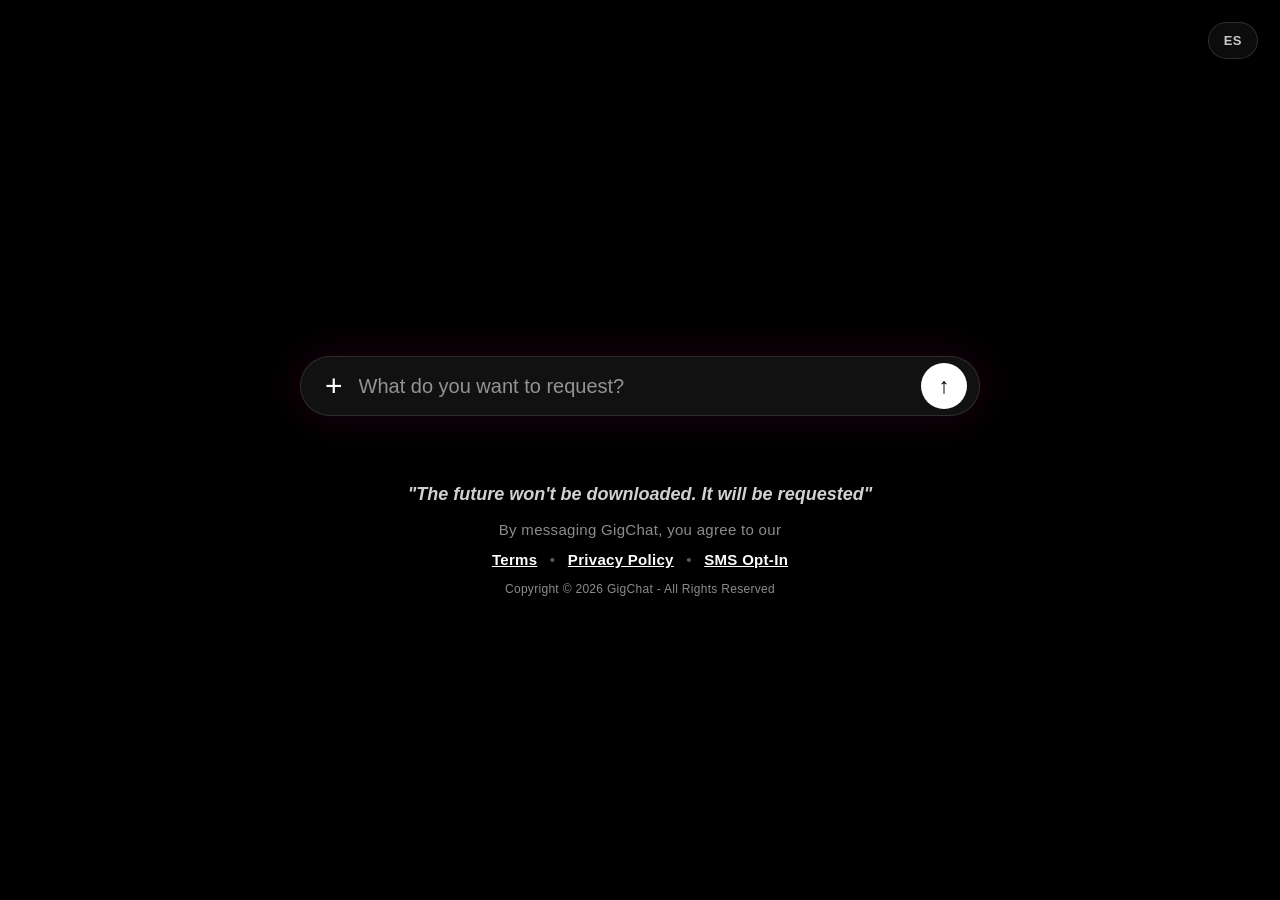
<file: index.html>
<!DOCTYPE html>
<html lang="en">
<head>
  <meta charset="UTF-8" />
  <meta name="viewport" content="width=device-width, initial-scale=1.0" />
  <title>GigChat</title>
  <link rel="stylesheet" href="style.css?v=6" />
</head>
<body>

<button class="language-toggle" id="languageToggle" type="button">ES</button>

  <main class="hero">
    <video id="heroVideo" class="hero-video" autoplay muted loop playsinline preload="auto">
      <source src="gigchat-video.mp4" type="video/mp4" />
    </video>

<form class="request-bar" id="requestForm">
  <span class="plus-icon">+</span>

  <input
    id="requestInput"
    type="text"
    placeholder="What do you want to request?"
    autocomplete="off"
  />

  <button type="submit" class="voice-button">
    ↑
  </button>
</form>

<p class="request-status" id="requestStatus"></p>

<div class="channel-choice" id="channelChoice" hidden>
  <button type="button" data-channel="whatsapp">WhatsApp</button>
  <button type="button" data-channel="sms">SMS</button>
</div>

    <div class="bottom-copy">
  <p class="quote" id="quoteText">
    "The future won't be downloaded. It will be requested"
  </p>

  <p class="terms" id="termsText">
  By messaging GigChat, you agree to our
  <span class="terms-links">
    <a href="terms.html">Terms</a>
    <span class="terms-separator">•</span>
    <a href="privacy.html">Privacy Policy</a>
    <span class="terms-separator">•</span>
    <a href="sms-opt-in.html">SMS Opt-In</a>
  </span>
</p>

  <p class="copyright" id="copyrightText">
    Copyright ©️ 2026 GigChat - All Rights Reserved
  </p>
</div>
  </main>

<script>
  const form = document.getElementById("requestForm");
  const input = document.getElementById("requestInput");
  const status = document.getElementById("requestStatus");
  const button = form.querySelector(".voice-button");
  const plusIcon = form.querySelector(".plus-icon");
  const channelChoice = document.getElementById("channelChoice");
  const languageToggle = document.getElementById("languageToggle");
  const quoteText = document.getElementById("quoteText");
  const termsText = document.getElementById("termsText");
  const copyrightText = document.getElementById("copyrightText");
  const heroVideo = document.getElementById("heroVideo");

  const SUPABASE_FUNCTION_URL = "https://ohpsfazyxduzacwdjyrv.supabase.co/functions/v1/gigchat-request";

  let step = "request";
  let savedRequest = "";
  let savedPhone = "";
  let isTyping = false;
  let currentLang = localStorage.getItem("gigchat_lang") || "en";

  const copy = {
    en: {
      requestPlaceholder: "What do you want to request?",
      phonePlaceholder: "Where should GigChat text you?",
      channelPlaceholder: "Choose WhatsApp or SMS below.",
      receivedPlaceholder: "Request received.",
      sendingPlaceholder: "Sending request...",
      emptyRequest: "Type what you want to request first.",
      emptyPhone: "Enter your phone number to continue.",
      gotIt: (request) => `Got it — “${request}”`,
      handoffQuestion: "How should GigChat continue with you?",
      finalWhatsapp: (phone) => `Request received. We’ll continue by WhatsApp at ${phone}.`,
      finalSms: (phone) => `Request received. We’ll continue by SMS at ${phone}.`,
      error: "Something went wrong. Please try again.",
      tryAgain: "Try again or check your connection.",
      quote: `"The future won't be downloaded. It will be requested"`,
termsHtml:
  `By messaging GigChat, you agree to our
  <span class="terms-links">
    <a href="terms.html">Terms</a>
    <span class="terms-separator">•</span>
    <a href="privacy.html">Privacy Policy</a>
    <span class="terms-separator">•</span>
    <a href="sms-opt-in.html">SMS Opt-In</a>
  </span>`,
copyright: "Copyright ©️ 2026 GigChat - All Rights Reserved",
      toggleLabel: "ES"
    },
    es: {
      requestPlaceholder: "¿Qué quieres pedir?",
      phonePlaceholder: "¿Dónde debe escribirte GigChat?",
      channelPlaceholder: "Elige WhatsApp o SMS abajo.",
      receivedPlaceholder: "Solicitud recibida.",
      sendingPlaceholder: "Enviando solicitud...",
      emptyRequest: "Escribe primero lo que quieres pedir.",
      emptyPhone: "Ingresa tu número para continuar.",
      gotIt: (request) => `Entendido — “${request}”`,
      handoffQuestion: "¿Cómo debe continuar GigChat contigo?",
      finalWhatsapp: (phone) => `Solicitud recibida. Seguiremos por WhatsApp al ${phone}.`,
      finalSms: (phone) => `Solicitud recibida. Seguiremos por SMS al ${phone}.`,
      error: "Algo salió mal. Inténtalo de nuevo.",
      tryAgain: "Intenta de nuevo o revisa tu conexión.",
      quote: `"El futuro no se descargará. Se pedirá."`,
      termsHtml:
  `Al escribirle a GigChat, aceptas nuestros
  <span class="terms-links">
    <a href="terms.html">Términos</a>
    <span class="terms-separator">•</span>
    <a href="privacy.html">Privacidad</a>
    <span class="terms-separator">•</span>
    <a href="sms-opt-in.html">SMS Opt-In</a>
  </span>`,
      copyright: "Copyright ©️ 2026 GigChat - Todos los derechos reservados",
      toggleLabel: "EN"
    }
  };

  function t(key, value) {
    const item = copy[currentLang][key];
    return typeof item === "function" ? item(value) : item;
  }

  function applyLanguage() {
    languageToggle.textContent = t("toggleLabel");

    quoteText.textContent = t("quote");
    termsText.innerHTML = t("termsHtml");
    copyrightText.textContent = t("copyright");

    if (step === "request") {
      input.placeholder = t("requestPlaceholder");
    }

    if (step === "phone") {
      input.placeholder = t("phonePlaceholder");
    }

    if (step === "channel") {
      input.placeholder = t("channelPlaceholder");
    }
  }

  languageToggle.addEventListener("click", function () {
    currentLang = currentLang === "en" ? "es" : "en";
    localStorage.setItem("gigchat_lang", currentLang);
    applyLanguage();
  });

  function lockBar() {
    input.disabled = true;
    button.disabled = true;
    plusIcon.textContent = "✦";
  }

  function unlockBar() {
    input.disabled = false;
    button.disabled = false;
    plusIcon.textContent = "+";
  }

  function showThinking(callback) {
    isTyping = true;
    status.textContent = ".";

    const frames = [".", "..", "..."];
    let index = 0;

    const thinking = setInterval(function () {
      status.textContent = frames[index];
      index = (index + 1) % frames.length;
    }, 420);

    setTimeout(function () {
      clearInterval(thinking);
      status.textContent = "";

      if (callback) callback();
    }, 1400);
  }

  function typeText(text, callback) {
    status.textContent = "";
    let i = 0;

    const typing = setInterval(function () {
      status.textContent += text.charAt(i);
      i++;

      if (i >= text.length) {
        clearInterval(typing);
        isTyping = false;

        if (callback) {
          setTimeout(callback, 500);
        }
      }
    }, 28);
  }

  function keepHeroVideoPlaying() {
  if (!heroVideo) return;

  heroVideo.muted = true;
  heroVideo.defaultMuted = true;
  heroVideo.loop = true;
  heroVideo.playsInline = true;

  const tryPlay = function () {
    if (document.hidden) return;

    heroVideo.play().catch(function () {
      // iPhone/Safari may block autoplay until the next touch.
    });
  };

  tryPlay();
  setTimeout(tryPlay, 250);
  setTimeout(tryPlay, 900);
}

  document.addEventListener("visibilitychange", function () {
  if (!document.hidden) keepHeroVideoPlaying();
});

window.addEventListener("pageshow", keepHeroVideoPlaying);
window.addEventListener("focus", keepHeroVideoPlaying);
window.addEventListener("blur", keepHeroVideoPlaying);

document.addEventListener("touchstart", keepHeroVideoPlaying);
document.addEventListener("click", keepHeroVideoPlaying);

heroVideo.addEventListener("pause", function () {
  if (!document.hidden) {
    setTimeout(keepHeroVideoPlaying, 300);
  }
});

setInterval(function () {
  if (!document.hidden) keepHeroVideoPlaying();
}, 2000);

  form.addEventListener("submit", function (event) {
    event.preventDefault();

    if (isTyping) return;

    const value = input.value.trim();

    if (!value) {
      isTyping = true;
      typeText(step === "request" ? t("emptyRequest") : t("emptyPhone"));
      return;
    }

    if (step === "request") {
      savedRequest = value;
      step = "phone";

      lockBar();

      showThinking(function () {
        typeText(t("gotIt", savedRequest), function () {
          input.value = "";
          input.type = "tel";
          input.placeholder = t("phonePlaceholder");

          unlockBar();

          button.textContent = "→";
          status.textContent = "";

          input.focus();
        });
      });

      return;
    }

    if (step === "phone") {
      savedPhone = value;
      step = "channel";

      input.value = "";
      input.placeholder = t("channelPlaceholder");

      lockBar();
      button.textContent = "•";

      showThinking(function () {
        typeText(t("handoffQuestion"), function () {
          input.disabled = true;
          button.disabled = true;
          plusIcon.textContent = "✦";
          channelChoice.hidden = false;
        });
      });

      return;
    }
  });

  channelChoice.addEventListener("click", async function (event) {
    const selectedButton = event.target.closest("button");
    if (!selectedButton) return;

    const channel = selectedButton.dataset.channel;

    channelChoice.hidden = true;

    input.placeholder = t("sendingPlaceholder");
    button.textContent = "•";
    plusIcon.textContent = "✦";

    isTyping = true;

    showThinking(async function () {
      try {
        const response = await fetch(SUPABASE_FUNCTION_URL, {
          method: "POST",
          headers: {
            "Content-Type": "application/json"
          },
          body: JSON.stringify({
            request_text: savedRequest,
            phone: savedPhone,
            preferred_channel: channel
          })
        });

        const result = await response.json();

        if (!response.ok) {
          throw new Error(result.error || "Request failed");
        }

        if (result.twilio_error) {
          throw new Error(result.twilio_error);
        }

        input.placeholder = t("receivedPlaceholder");
        button.textContent = "✓";

        const finalMessage =
          channel === "whatsapp"
            ? t("finalWhatsapp", savedPhone)
            : t("finalSms", savedPhone);

        typeText(finalMessage);

        console.log("Saved to Supabase:", result);
      } catch (error) {
        console.error(error);

        input.disabled = false;
        button.disabled = false;
        button.textContent = "→";
        plusIcon.textContent = "+";
        input.placeholder = t("tryAgain");

        typeText(t("error"));
      }
    });
  });

  applyLanguage();
  keepHeroVideoPlaying();
</script>

</body>
</html>
</file>
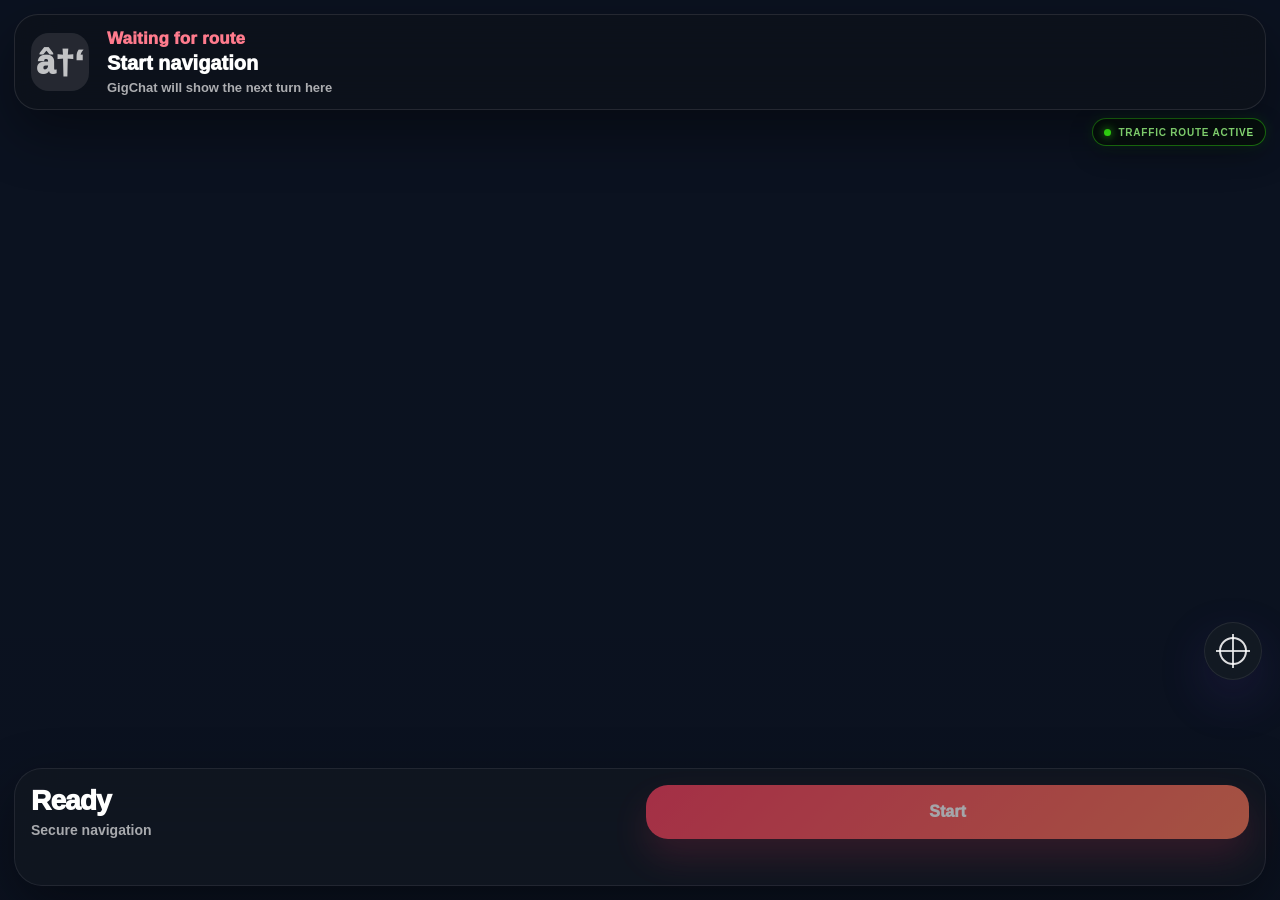
<file: provider/job-3d-mapbox/index.html>
<!doctype html>
<html lang="en">
<head>
  <meta charset="utf-8" />
  <meta name="viewport" content="width=device-width, initial-scale=1, viewport-fit=cover" />
  <title>GigChat Navigation</title>

  <link href="https://api.mapbox.com/mapbox-gl-js/v3.12.0/mapbox-gl.css" rel="stylesheet" />

  <style>
    :root {
      --ink: #171327;
      --muted: rgba(45, 35, 78, 0.62);
      --violet: #7c3cff;
      --pink: #ff4f9a;
      --shadow: 0 18px 50px rgba(89, 55, 180, 0.18);
    }

    * {
      box-sizing: border-box;
      -webkit-tap-highlight-color: transparent;
    }

    html,
    body {
      margin: 0;
      width: 100%;
      height: 100%;
      overflow: hidden;
      font-family: -apple-system, BlinkMacSystemFont, "Segoe UI", Arial, sans-serif;
      background: #f6f1ff;
      color: var(--ink);
    }

    .screen {
      position: fixed;
      inset: 0;
      overflow: hidden;
      background: #f6f1ff;
    }

    .traffic-route-indicator {
      position: absolute;
      top: 118px;
      right: 14px;
      z-index: 30;
      display: flex;
      align-items: center;
      gap: 7px;
      min-height: 28px;
      padding: 0 11px;
      border: 1px solid rgba(57, 255, 20, 0.42);
      border-radius: 999px;
      background: rgba(7, 15, 12, 0.82);
      color: #9dff87;
      font-size: 10px;
      font-weight: 800;
      letter-spacing: 0.08em;
      text-transform: uppercase;
      box-shadow:
        0 8px 24px rgba(0, 0, 0, 0.28),
        0 0 14px rgba(57, 255, 20, 0.12);
      backdrop-filter: blur(10px);
      -webkit-backdrop-filter: blur(10px);
      pointer-events: none;
    }

    .traffic-route-indicator::before {
      content: "";
      width: 7px;
      height: 7px;
      flex: 0 0 7px;
      border-radius: 50%;
      background: #39ff14;
      box-shadow: 0 0 9px rgba(57, 255, 20, 0.9);
    }

    .traffic-route-indicator.checking::before {
      animation: trafficRoutePulse 0.8s ease-in-out infinite alternate;
    }

    @keyframes trafficRoutePulse {
      from {
        opacity: 0.35;
        transform: scale(0.75);
      }

      to {
        opacity: 1;
        transform: scale(1.18);
      }
    }

    #etaChip {
      display: none !important;
    }

    /* Navigation Health Layout v67 */
    .eta-chip {
      display: none !important;
    }

    .navigation-health-monitor {
      left: 14px;

    }

    .navigation-health-monitor {
      position: absolute;
      left: 12px;

      z-index: 50;
      display: none;
      width: 250px;
      max-width: calc(100vw - 28px);
      padding: 11px 13px;
      border: 1px solid rgba(255, 255, 255, 0.16);
      border-radius: 16px;
      background: rgba(5, 10, 16, 0.88);
      color: rgba(255, 255, 255, 0.92);
      font-size: 11px;
      line-height: 1.45;
      box-shadow: 0 12px 30px rgba(0, 0, 0, 0.38);
      backdrop-filter: blur(12px);
      -webkit-backdrop-filter: blur(12px);
      pointer-events: none;
    }

    .navigation-health-monitor.visible {
      display: block;
    }

    .navigation-health-title {
      margin-bottom: 5px;
      color: #39ff14;
      font-size: 10px;
      font-weight: 900;
      letter-spacing: 0.09em;
      text-transform: uppercase;
    }

    .navigation-health-row {
      display: flex;
      justify-content: space-between;
      gap: 10px;
      min-height: 17px;
    }

    .navigation-health-label {
      color: rgba(255, 255, 255, 0.56);
    }

    .navigation-health-value {
      text-align: right;
      font-weight: 750;
    }

    #map {
      position: absolute;
      inset: 0;
      z-index: 1;
    }

    .map-veil {
      position: absolute;
      inset: 0;
      z-index: 2;
      pointer-events: none;
      background:
        radial-gradient(circle at center, rgba(255,255,255,0.02), rgba(238,226,255,0.34)),
        linear-gradient(180deg, rgba(250,247,255,0.06), rgba(246,240,255,0.35));
    }

    .top-pill {
      position: absolute;
      top: calc(18px + env(safe-area-inset-top));
      left: 50%;
      transform: translateX(-50%);
      z-index: 20;
      display: flex;
      align-items: center;
      gap: 10px;
      padding: 12px 18px;
      border-radius: 999px;
      background: rgba(255,255,255,0.86);
      box-shadow: var(--shadow);
      backdrop-filter: blur(18px);
      font-size: 15px;
      font-weight: 850;
    }

    .g-mark {
      width: 25px;
      height: 25px;
      border-radius: 50%;
      display: grid;
      place-items: center;
      color: white;
      font-weight: 950;
      background: linear-gradient(135deg, var(--pink), var(--violet));
    }

    .turn-card {
      position: absolute;
      top: calc(82px + env(safe-area-inset-top));
      left: 18px;
      right: 18px;
      z-index: 20;
      min-height: 86px;
      display: flex;
      align-items: center;
      gap: 16px;
      padding: 18px;
      border-radius: 24px;
      background: rgba(255,255,255,0.9);
      box-shadow: var(--shadow);
      backdrop-filter: blur(22px);
    }

    .turn-icon {
      width: 52px;
      height: 52px;
      border-radius: 18px;
      display: grid;
      place-items: center;
      color: var(--violet);
      background: rgba(124,60,255,0.08);
      font-size: 30px;
      font-weight: 950;
      flex: 0 0 auto;
    }

    .turn-main {
      font-size: 22px;
      font-weight: 950;
      line-height: 1.08;
    }

    .turn-sub {
      margin-top: 6px;
      font-size: 15px;
      font-weight: 700;
      color: var(--muted);
    }

    .provider-arrow {
      position: absolute;
      left: 50%;
      bottom: calc(245px + env(safe-area-inset-bottom));
      z-index: 18;
      width: 78px;
      height: 78px;
      transform: translateX(-50%);
      pointer-events: none;
      filter: drop-shadow(0 18px 24px rgba(124,60,255,0.28));
    }

    .provider-arrow::before {
      content: "";
      position: absolute;
      inset: 10px;
      background: linear-gradient(135deg, #22e0ff, #7c3cff);
      clip-path: polygon(50% 0%, 92% 92%, 50% 72%, 8% 92%);
    }

    .provider-arrow::after {
      content: "";
      position: absolute;
      left: 50%;
      top: 48%;
      width: 82px;
      height: 42px;
      transform: translate(-50%, -50%);
      border-radius: 999px;
      background: rgba(124,60,255,0.16);
      z-index: -1;
    }

    .eta-chip {
      position: absolute;
      left: 18px;
      bottom: calc(220px + env(safe-area-inset-bottom));
      z-index: 20;
      min-width: 105px;
      padding: 14px 16px;
      border-radius: 999px;
      background: rgba(18,18,24,0.9);
      color: white;
      box-shadow: 0 18px 38px rgba(18,18,24,0.24);
      backdrop-filter: blur(16px);
      font-weight: 950;
      text-align: center;
    }

    .eta-chip span {
      display: block;
      font-size: 22px;
      line-height: 1;
    }

    .eta-chip small {
      display: block;
      margin-top: 5px;
      font-size: 12px;
      color: rgba(255,255,255,0.68);
      font-weight: 750;
    }

    .recenter {
      position: absolute;
      right: 18px;
      bottom: calc(220px + env(safe-area-inset-bottom));
      z-index: 20;
      width: 58px;
      height: 58px;
      border: 0;
      border-radius: 999px;
      background: rgba(255,255,255,0.92);
      color: var(--violet);
      box-shadow: var(--shadow);
      backdrop-filter: blur(18px);
      font-size: 28px;
      font-weight: 950;
    }

    .bottom-sheet {
      position: absolute;
      left: 14px;
      right: 14px;
      bottom: calc(14px + env(safe-area-inset-bottom));
      z-index: 20;
      border-radius: 28px;
      padding: 16px;
      background: rgba(255,255,255,0.92);
      box-shadow: var(--shadow);
      backdrop-filter: blur(24px);
    }

    .bottom-row {
      display: grid;
      grid-template-columns: 1fr 1fr;
      gap: 12px;
      align-items: center;
    }

    .metric strong {
      display: block;
      font-size: 28px;
      line-height: 1;
      color: var(--violet);
      font-weight: 950;
      letter-spacing: -0.03em;
    }

    .metric span {
      display: block;
      margin-top: 7px;
      color: var(--muted);
      font-size: 14px;
      font-weight: 800;
    }

    .start-btn {
      width: 100%;
      border: 0;
      border-radius: 22px;
      padding: 18px 16px;
      color: white;
      background: linear-gradient(135deg, var(--pink) 0%, var(--violet) 72%);
      box-shadow: 0 18px 36px rgba(124,60,255,0.24);
      font-size: 16px;
      font-weight: 950;
    }

    .start-btn:disabled {
      opacity: 0.62;
    }

    .status {
      margin-top: 12px;
      min-height: 18px;
      color: var(--muted);
      font-size: 13px;
      font-weight: 750;
      line-height: 1.35;
    }

    .error {
      position: absolute;
      left: 18px;
      right: 18px;
      bottom: calc(26px + env(safe-area-inset-bottom));
      z-index: 40;
      display: none;
      padding: 16px;
      border-radius: 18px;
      color: #9d174d;
      background: rgba(255,255,255,0.94);
      box-shadow: var(--shadow);
      line-height: 1.35;
      font-weight: 800;
    }

    .mapboxgl-ctrl-bottom-left,
    .mapboxgl-ctrl-bottom-right {
      display: none;
    }

    /* GigChat 3D navigation dark mode v2 */
    body,
    .screen {
      background: #0b1220;
      color: #ffffff;
    }

    .map-veil {
      background:
        linear-gradient(180deg, rgba(9, 14, 24, 0.08), rgba(9, 14, 24, 0.18)),
        radial-gradient(circle at 50% 60%, rgba(124, 60, 255, 0.05), rgba(5, 9, 16, 0.24));
    }

    .top-pill,
    .turn-card {
      display: none;
    }

    .provider-arrow {
      display: none;
    }

    .screen.live .provider-arrow {
      display: block;
    }

    .bottom-sheet {
      background: rgba(16, 22, 32, 0.94);
      color: #ffffff;
      border: 1px solid rgba(255, 255, 255, 0.08);
      box-shadow: 0 20px 55px rgba(0, 0, 0, 0.42);
    }

    .metric strong {
      color: #ffffff;
    }

    .metric span,
    .status {
      color: rgba(255, 255, 255, 0.64);
    }

    .start-btn {
      background: linear-gradient(135deg, #ff405f 0%, #ff7a59 100%);
      box-shadow: 0 18px 36px rgba(255, 64, 95, 0.24);
    }

    .eta-chip {
      background: rgba(8, 10, 15, 0.92);
      box-shadow: 0 18px 38px rgba(0, 0, 0, 0.36);
    }

    .recenter {
      background: rgba(20, 26, 36, 0.94);
      color: #ffffff;
      border: 1px solid rgba(255, 255, 255, 0.08);
    }


    /* Provider 3D marker v2 */
    .provider-arrow {
      display: none !important;
    }

    .nav-arrow-marker {
      width: 78px;
      height: 78px;
      pointer-events: none;
      filter: drop-shadow(0 18px 24px rgba(0, 0, 0, 0.34));
    }

    .nav-arrow-marker::before {
      content: "";
      position: absolute;
      inset: 10px;
      background: linear-gradient(135deg, #21dfff, #7c3cff);
      clip-path: polygon(50% 0%, 92% 92%, 50% 72%, 8% 92%);
    }

    .nav-arrow-marker::after {
      content: "";
      position: absolute;
      left: 50%;
      top: 48%;
      width: 82px;
      height: 42px;
      transform: translate(-50%, -50%);
      border-radius: 999px;
      background: rgba(124, 60, 255, 0.18);
      z-index: -1;
    }


    /* Provider 3D polish v3 */
    .nav-arrow-marker {
      filter: drop-shadow(0 14px 18px rgba(0, 0, 0, 0.26));
    }

    .nav-arrow-marker::after {
      left: 50%;
      top: 58%;
      width: 58px;
      height: 58px;
      transform: translate(-50%, -50%);
      border-radius: 999px;
      background:
        radial-gradient(circle, rgba(124, 60, 255, 0.28) 0%, rgba(124, 60, 255, 0.16) 42%, rgba(124, 60, 255, 0) 72%);
      z-index: -1;
    }

    .eta-chip {
      background: rgba(16, 22, 32, 0.94);
      border: 1px solid rgba(255, 255, 255, 0.08);
      box-shadow: 0 20px 55px rgba(0, 0, 0, 0.42);
    }

    .recenter {
      display: grid;
      place-items: center;
      position: absolute;
      font-size: 0;
      line-height: 0;
      overflow: hidden;
    }

    .recenter::before {
      content: "";
      position: absolute;
      left: 50%;
      top: 50%;
      width: 24px;
      height: 24px;
      transform: translate(-50%, -50%);
      border-radius: 50%;
      border: 2px solid rgba(255, 255, 255, 0.86);
    }

    .recenter::after {
      content: "";
      position: absolute;
      left: 50%;
      top: 50%;
      width: 34px;
      height: 34px;
      transform: translate(-50%, -50%);
      background:
        linear-gradient(90deg, transparent 0 47%, rgba(255, 255, 255, 0.86) 47% 53%, transparent 53% 100%),
        linear-gradient(0deg, transparent 0 47%, rgba(255, 255, 255, 0.86) 47% 53%, transparent 53% 100%);
      opacity: 0.92;
    }


    /* Small 3D map readability tune */
    .map-veil {
      background:
        linear-gradient(180deg, rgba(9, 14, 24, 0.04), rgba(9, 14, 24, 0.10)),
        radial-gradient(circle at 50% 60%, rgba(124, 60, 255, 0.04), rgba(5, 9, 16, 0.14)) !important;
    }


    /* Dark readable map v10 */
    .map-veil {
      background:
        linear-gradient(180deg, rgba(5, 9, 16, 0.02), rgba(5, 9, 16, 0.08)),
        radial-gradient(circle at 50% 65%, rgba(124, 60, 255, 0.04), rgba(5, 9, 16, 0.08)) !important;
    }


    /* Vector dark map readable labels v11 */
    .map-veil {
      background:
        linear-gradient(180deg, rgba(5, 9, 16, 0.00), rgba(5, 9, 16, 0.04)) !important;
    }


    /* Soften dark map black blocks v12 */


    /* Red guide-color 3D provider arrow v14 */
    .nav-arrow-marker {
      width: 86px;
      height: 86px;
      pointer-events: none;
      filter:
        drop-shadow(0 10px 8px rgba(0, 0, 0, 0.34))
        drop-shadow(0 0 20px rgba(255, 64, 95, 0.34));
    }

    .nav-arrow-marker::before {
      content: "";
      position: absolute;
      left: 50%;
      top: 50%;
      width: 78px;
      height: 78px;
      transform: translate(-50%, -50%);
      background: #ffffff;
      clip-path: polygon(50% 3%, 91% 89%, 50% 71%, 9% 89%);
      filter: drop-shadow(0 4px 7px rgba(0, 0, 0, 0.28));
      z-index: 2;
    }

    .nav-arrow-marker::after {
      content: "";
      position: absolute;
      left: 50%;
      top: 50%;
      width: 59px;
      height: 59px;
      transform: translate(-50%, -52%);
      background:
        linear-gradient(145deg, #ff7b8d 0%, #ff405f 48%, #e9284d 100%);
      clip-path: polygon(50% 4%, 90% 88%, 50% 70%, 10% 88%);
      box-shadow:
        inset 0 4px 8px rgba(255, 255, 255, 0.42),
        inset 0 -7px 11px rgba(130, 0, 25, 0.30),
        0 0 16px rgba(255, 64, 95, 0.42);
      z-index: 3;
    }


    /* GPS turn-by-turn banner v15 */
    .gps-banner {
      position: absolute;
      left: 14px;
      right: 14px;
      top: calc(14px + env(safe-area-inset-top));
      z-index: 30;
      min-height: 92px;
      display: grid;
      grid-template-columns: 64px 1fr;
      gap: 12px;
      align-items: center;
      padding: 14px 16px;
      border-radius: 24px;
      background: rgba(13, 18, 27, 0.94);
      color: #ffffff;
      border: 1px solid rgba(255, 255, 255, 0.10);
      box-shadow: 0 22px 55px rgba(0, 0, 0, 0.42);
      backdrop-filter: blur(22px);
      -webkit-backdrop-filter: blur(22px);
    }

    .gps-icon {
      width: 58px;
      height: 58px;
      display: grid;
      place-items: center;
      border-radius: 18px;
      background:
        radial-gradient(circle at 35% 25%, rgba(255,255,255,0.38), rgba(255,255,255,0) 34%),
        linear-gradient(145deg, #ff7b8d 0%, #ff405f 48%, #e9284d 100%);
      color: #ffffff;
      font-size: 34px;
      font-weight: 950;
      line-height: 1;
      box-shadow:
        inset 0 4px 8px rgba(255, 255, 255, 0.30),
        inset 0 -7px 11px rgba(130, 0, 25, 0.30),
        0 0 18px rgba(255, 64, 95, 0.36);
    }

    .gps-copy {
      min-width: 0;
    }

    .gps-distance {
      font-size: 17px;
      font-weight: 950;
      color: #ff7b8d;
      letter-spacing: 0.01em;
      margin-bottom: 4px;
    }

    .gps-instruction {
      font-size: 20px;
      line-height: 1.08;
      font-weight: 950;
      color: #ffffff;
      white-space: nowrap;
      overflow: hidden;
      text-overflow: ellipsis;
    }

    .gps-sub {
      margin-top: 5px;
      font-size: 13px;
      line-height: 1.18;
      font-weight: 750;
      color: rgba(255, 255, 255, 0.66);
      white-space: nowrap;
      overflow: hidden;
      text-overflow: ellipsis;
    }

    .gps-banner.waiting .gps-icon {
      background: rgba(255, 255, 255, 0.10);
      box-shadow: none;
      color: rgba(255, 255, 255, 0.72);
    }

    @media (max-width: 390px) {
      .gps-banner {
        grid-template-columns: 58px 1fr;
        min-height: 86px;
        padding: 12px 14px;
      }

      .gps-icon {
        width: 52px;
        height: 52px;
        font-size: 30px;
      }

      .gps-instruction {
        font-size: 18px;
      }
    }

  </style>
</head>

<body>
  <main class="screen">
    <div id="map"></div>

    <div id="navigationHealthMonitor" class="navigation-health-monitor">
      <div class="navigation-health-title">Navigation health</div>

      <div class="navigation-health-row">
        <span class="navigation-health-label">GPS</span>
        <span id="healthGps" class="navigation-health-value">Waiting</span>
      </div>

      <div class="navigation-health-row">
        <span class="navigation-health-label">ETA</span>
        <span id="healthEta" class="navigation-health-value">Waiting</span>
      </div>

      <div class="navigation-health-row">
        <span class="navigation-health-label">Map Match</span>
        <span id="healthMapMatch" class="navigation-health-value">Waiting</span>
      </div>

      <div class="navigation-health-row">
        <span class="navigation-health-label">Watcher</span>
        <span id="healthWatcher" class="navigation-health-value">Inactive</span>
      </div>

      <div class="navigation-health-row">
        <span class="navigation-health-label">Page</span>
        <span id="healthPage" class="navigation-health-value">Visible</span>
      </div>

      <div class="navigation-health-row">
        <span class="navigation-health-label">Resume</span>
        <span id="healthResume" class="navigation-health-value">None</span>
      </div>

      <div class="navigation-health-row">
        <span class="navigation-health-label">Recovery</span>
        <span id="healthRecovery" class="navigation-health-value">None</span>
      </div>

      <div class="navigation-health-row">
        <span class="navigation-health-label">Restarts</span>
        <span id="healthRestarts" class="navigation-health-value">0</span>
      </div>
    </div>
    <div id="trafficRouteIndicator" class="traffic-route-indicator">
      Traffic route active
    </div>
    <div class="map-veil"></div>

    <div class="top-pill">
      <div class="g-mark">G</div>
      <div>Navigation</div>
    </div>

    <section class="turn-card">
      <div class="turn-icon">&#8599;</div>
      <div>
        <div id="turnMain" class="turn-main">Ready to start</div>
        <div id="turnSub" class="turn-sub">Live route inside GigChat</div>
      </div>
    </section>

    <div class="provider-arrow" aria-hidden="true"></div>


    <section id="gpsBanner" class="gps-banner waiting" aria-live="polite">
      <div id="gpsIcon" class="gps-icon">â†‘</div>
      <div class="gps-copy">
        <div id="gpsDistance" class="gps-distance">Waiting for route</div>
        <div id="gpsInstruction" class="gps-instruction">Start navigation</div>
        <div id="gpsSub" class="gps-sub">GigChat will show the next turn here</div>
      </div>
    </section>

    <div class="eta-chip">
      <span id="etaChip">--</span>
      <small>ETA</small>
    </div>

    <button id="recenterBtn" class="recenter" type="button">&#8982;</button>

    <section class="bottom-sheet">
      <div class="bottom-row">
        <div class="metric">
          <strong id="etaMain">Ready</strong>
          <span id="distanceMain">Secure navigation</span>
        </div>

        <button id="navBtn" class="start-btn" disabled type="button">
          Start
        </button>
      </div>

      <div id="navStatus" class="status"></div>
    </section>

    <div id="error" class="error"></div>
  </main>

  <script src="https://api.mapbox.com/mapbox-gl-js/v3.12.0/mapbox-gl.js"></script>

  <script>
    const API_BASE = "https://ohpsfazyxduzacwdjyrv.functions.supabase.co/rapid-task";

    const navBtn = document.getElementById("navBtn");
    const navStatusEl = document.getElementById("navStatus");
    const trafficRouteIndicatorEl =
      document.getElementById("trafficRouteIndicator");
    const errorEl = document.getElementById("error");
    const etaChipEl = document.getElementById("etaChip");
    const etaMainEl = document.getElementById("etaMain");
    const distanceMainEl = document.getElementById("distanceMain");
    const gpsBannerEl = document.getElementById("gpsBanner");
    const gpsIconEl = document.getElementById("gpsIcon");
    const gpsDistanceEl = document.getElementById("gpsDistance");
    const gpsInstructionEl = document.getElementById("gpsInstruction");
    const gpsSubEl = document.getElementById("gpsSub");
    const turnMainEl = document.getElementById("turnMain");
    const turnSubEl = document.getElementById("turnSub");
    const recenterBtn = document.getElementById("recenterBtn");
    const screenEl = document.querySelector(".screen");
    const bottomSheetEl = document.querySelector(".bottom-sheet");

    const navigationHealthMonitorEl =
      document.getElementById("navigationHealthMonitor");
    const healthGpsEl = document.getElementById("healthGps");
    const healthEtaEl = document.getElementById("healthEta");
    const healthMapMatchEl = document.getElementById("healthMapMatch");
    const healthWatcherEl = document.getElementById("healthWatcher");
    const healthPageEl = document.getElementById("healthPage");
    const healthResumeEl = document.getElementById("healthResume");
    const healthRecoveryEl = document.getElementById("healthRecovery");
    const healthRestartsEl = document.getElementById("healthRestarts");

    let navigationVisibilityTracking = false;
    let lastNavigationVisibilityAction = "";
    let lastNavigationVisibilityActionAt = 0;

    let currentToken = "";
    let exactLat = null;
    let exactLng = null;

    // Provider Map Language v69
    let providerLanguage = "en";

    function providerText(en, es) {
      return providerLanguage === "es" ? es : en;
    }

    function applyProviderMapLanguage() {
      // Provider Map Language v69
      document.documentElement.lang = providerLanguage;

      const healthTitleEl =
        document.querySelector(".navigation-health-title");

      if (healthTitleEl) {
        healthTitleEl.textContent = providerText(
          "Navigation health",
          "Estado de navegaci\u00f3n"
        );
      }

      const healthLabels =
        document.querySelectorAll(".navigation-health-label");

      const translatedHealthLabels = providerLanguage === "es"
        ? [
            "GPS",
            "Tiempo estimado",
            "Ajuste al mapa",
            "Seguimiento",
            "P\u00e1gina",
            "Reanudaci\u00f3n",
            "Recuperaci\u00f3n",
            "Reinicios",
          ]
        : [
            "GPS",
            "ETA",
            "Map Match",
            "Watcher",
            "Page",
            "Resume",
            "Recovery",
            "Restarts",
          ];

      healthLabels.forEach((element, index) => {
        if (translatedHealthLabels[index]) {
          element.textContent = translatedHealthLabels[index];
        }
      });

      if (trafficRouteIndicatorEl) {
        trafficRouteIndicatorEl.textContent = providerText(
          "Traffic route active",
          "Ruta con tr\u00e1fico activa"
        );
      }

      const topNavigationLabel =
        document.querySelector(".top-pill div:last-child");

      if (topNavigationLabel) {
        topNavigationLabel.textContent = providerText(
          "Navigation",
          "Navegaci\u00f3n"
        );
      }

      if (turnMainEl) {
        turnMainEl.textContent = providerText(
          "Ready to start",
          "Listo para comenzar"
        );
      }

      if (turnSubEl) {
        turnSubEl.textContent = providerText(
          "Live route inside GigChat",
          "Ruta en vivo dentro de GigChat"
        );
      }

      if (gpsDistanceEl) {
        gpsDistanceEl.textContent = providerText(
          "Waiting for route",
          "Esperando ruta"
        );
      }

      if (gpsInstructionEl) {
        gpsInstructionEl.textContent = providerText(
          "Start navigation",
          "Iniciar navegaci\u00f3n"
        );
      }

      if (gpsSubEl) {
        gpsSubEl.textContent = providerText(
          "GigChat will show the next turn here",
          "GigChat mostrar\u00e1 aqu\u00ed el pr\u00f3ximo giro"
        );
      }

      if (etaMainEl) {
        etaMainEl.textContent = providerText(
          "Ready",
          "Listo"
        );
      }

      if (distanceMainEl) {
        distanceMainEl.textContent = providerText(
          "Secure navigation",
          "Navegaci\u00f3n segura"
        );
      }

      if (navBtn && !navigationVisibilityTracking) {
        navBtn.textContent = providerText(
          "Start",
          "Comenzar"
        );
      }

      if (healthGpsEl) {
        healthGpsEl.textContent = providerText(
          "Waiting",
          "Esperando"
        );
      }

      if (healthEtaEl) {
        healthEtaEl.textContent = providerText(
          "Waiting",
          "Esperando"
        );
      }

      if (healthMapMatchEl) {
        healthMapMatchEl.textContent = providerText(
          "Waiting",
          "Esperando"
        );
      }

      if (healthWatcherEl) {
        healthWatcherEl.textContent = providerText(
          "Inactive",
          "Inactivo"
        );
      }

      if (healthPageEl) {
        healthPageEl.textContent = providerText(
          "Visible",
          "Visible"
        );
      }

      if (healthResumeEl) {
        healthResumeEl.textContent = providerText(
          "None",
          "Ninguna"
        );
      }

      if (healthRecoveryEl) {
        healthRecoveryEl.textContent = providerText(
          "None",
          "Ninguna"
        );
      }
    }
    const mapboxTokenUrl = new URL(window.location.href);
    const shouldResetMapboxToken =
      mapboxTokenUrl.searchParams.get("reset_mapbox_token") === "1";

    if (shouldResetMapboxToken) {
      localStorage.removeItem("GIGCHAT_MAPBOX_PUBLIC_TOKEN");
    }

    const storedMapboxToken = localStorage.getItem("GIGCHAT_MAPBOX_PUBLIC_TOKEN");
    const promptedMapboxToken =
      storedMapboxToken || window.prompt("Paste Mapbox public token for this browser");

    mapboxgl.accessToken = promptedMapboxToken || "";

    if (promptedMapboxToken) {
      localStorage.setItem("GIGCHAT_MAPBOX_PUBLIC_TOKEN", promptedMapboxToken);
    }

    let map = null;
    let routePoints = [];
    let watchId = null;
    let lastPingAt = 0;

    // Navigation Health Monitor v65
    const navigationHealthUrl = new URL(window.location.href);
    const navigationHealthDebugEnabled =
      navigationHealthUrl.searchParams.get("debug") === "1";

    const NAVIGATION_GPS_STALE_MS = 30000;
    const NAVIGATION_RECOVERY_COOLDOWN_MS = 18000;
    const NAVIGATION_HEALTH_REFRESH_MS = 3000;

    let navigationLastGpsAt = 0;
    let navigationLastEtaAt = 0;
    let navigationLastMapMatchAt = 0;
    let navigationMapMatchStatus = "Waiting";
    let navigationLastRecoveryAt = 0;
    let navigationRecoveryInFlight = false;

    // Navigation Recovery Proof v68
    let navigationLastResumeAt = 0;
    let navigationLastRecoveryReason = "None";
    let navigationRecoveryRestartCount = 0;
    let followProvider = false;
    let wakeLock = null;
    let lastProviderPoint = null;
    let providerMarker = null;
    let serviceAreaDomMarker = null;

    // Initial Camera Align v30
    let initialCameraAligned = false;

    // Provider Fast Bearing v23
    let lastLiveHeading = null;
    let lastLiveHeadingAt = 0;

    const PROVIDER_HEADING_MAX_AGE_MS = 2500;
    const PROVIDER_HEADING_MIN_SPEED_MPH = 4;

    // Service Area Circle v22
    let serviceAreaLngLat = null;

    const SERVICE_AREA_RADIUS_METERS = 60;

    // Provider Arrival Geofence v68
    let providerArrivalActionSent = false;
    let providerArrivalActionInFlight = false;
    let providerArrivalLastAttemptAt = 0;

    const PROVIDER_ARRIVAL_RETRY_MS = 15000;
    const PROVIDER_ARRIVAL_MAX_ACCURACY_METERS = 80;

    // GPS Navigation Meter v21
    let navigationRouteSteps = [];
    let navigationRouteStepsSignature = "";
    let navigationCurrentStepIndex = 0;
    let navigationLastTurnNowAt = 0;

    const NAVIGATION_STEP_LOOKAHEAD_COUNT = 3;
    const NAVIGATION_TURN_NOW_METERS = 12;
    const NAVIGATION_SWITCH_STEP_METERS = 8;

    // Provider Speed Debug v19
    let lastSpeedDebugPoint = null;
    let lastSpeedDebugAt = 0;
    let smoothedSpeedMph = 0;

    const METERS_PER_SECOND_TO_MPH = 2.2369362920544;

    // Navigation Tracking v18
    let lastAcceptedGpsLngLat = null;
    let lastAcceptedGpsAt = 0;

    const NAVIGATION_SNAP_BACKTRACK_SEGMENTS = 2;
    const NAVIGATION_SNAP_LOOKAHEAD_SEGMENTS = 80;
    const NAVIGATION_MIN_GPS_MOVE_METERS = 1.5;
    const NAVIGATION_HARD_CATCHUP_METERS = 75;

    // Route Progress v17
    let fullRouteLinePoints = [];
    let routeProgressLastIndex = 0;
    let routeProgressLastUpdateAt = 0;

    const ROUTE_PROGRESS_UPDATE_INTERVAL_MS = 120;
    const MAPBOX_REROUTE_WATCHDOG_INTERVAL_MS = 75000;

    // Provider Map Matching v60B
    const PROVIDER_MAP_MATCH_INTERVAL_MS = 5000;
    const PROVIDER_MAP_MATCH_MAX_POINTS = 8;
    const PROVIDER_MAP_MATCH_MIN_CONFIDENCE = 0.15;

    let providerMapMatchingPoints = [];
    let providerLastMapMatchAt = 0;
    let providerMapMatchingInFlight = false;

    // Smooth Provider Navigation v16
    // Marker Glide v36
    let smoothProviderPoint = null;
    let smoothProviderBearing = 0;
    let smoothProviderAnimationFrame = 0;
    let lastProviderCameraAt = 0;

    const SMOOTH_PROVIDER_MIN_ANIMATION_MS = 420;
    const SMOOTH_PROVIDER_MAX_ANIMATION_MS = 950;
    const SMOOTH_PROVIDER_CAMERA_INTERVAL_MS = 180;
    const SMOOTH_PROVIDER_MAX_ACCURACY_METERS = 150;


    function getToken() {
      const url = new URL(window.location.href);
      const queryToken = url.searchParams.get("token");
      if (queryToken) return queryToken.trim();

      const parts = window.location.pathname.split("/").filter(Boolean);
      return parts[parts.length - 1] || "";
    }

    function navigationHealthAgeText(timestamp) {
      const value = Number(timestamp);

      if (!Number.isFinite(value) || value <= 0) {
        return "Waiting";
      }

      const seconds = Math.max(
        0,
        Math.round((Date.now() - value) / 1000)
      );

      if (seconds <= 2) return "Live";
      return `${seconds}s ago`;
    }

    function positionNavigationHealthMonitor() {
      // Navigation Health Layout v67
      if (
        !navigationHealthMonitorEl ||
        !bottomSheetEl ||
        !screenEl
      ) {
        return;
      }

      const screenRect = screenEl.getBoundingClientRect();
      const sheetRect = bottomSheetEl.getBoundingClientRect();

      const bottomDistance = Math.max(
        8,
        screenRect.bottom - sheetRect.top + 8
      );

      navigationHealthMonitorEl.style.bottom =
        `${Math.round(bottomDistance)}px`;
    }

    function updateNavigationHealthMonitor() {
      // Navigation Health Monitor v65
      if (!navigationHealthMonitorEl) return;

      positionNavigationHealthMonitor();

      navigationHealthMonitorEl.classList.toggle(
        "visible",
        navigationHealthDebugEnabled
      );

      if (!navigationHealthDebugEnabled) return;

      const gpsAge = navigationLastGpsAt
        ? Date.now() - navigationLastGpsAt
        : Infinity;

      if (healthGpsEl) {
        healthGpsEl.textContent =
          gpsAge <= NAVIGATION_GPS_STALE_MS
            ? navigationHealthAgeText(navigationLastGpsAt)
            : navigationLastGpsAt
              ? `Delayed ${Math.round(gpsAge / 1000)}s`
              : "Waiting";
      }

      if (healthEtaEl) {
        healthEtaEl.textContent =
          navigationHealthAgeText(navigationLastEtaAt);
      }

      if (healthMapMatchEl) {
        const age = navigationLastMapMatchAt
          ? navigationHealthAgeText(navigationLastMapMatchAt)
          : "";

        healthMapMatchEl.textContent =
          age && navigationMapMatchStatus === "Matched"
            ? `Matched Ã‚Â· ${age}`
            : navigationMapMatchStatus;
      }

      if (healthWatcherEl) {
        healthWatcherEl.textContent =
          navigationRecoveryInFlight
            ? "Restarting"
            : watchId !== null
              ? "Active"
              : "Inactive";
      }

      if (healthPageEl) {
        healthPageEl.textContent =
          document.visibilityState === "visible"
            ? navigator.onLine
              ? "Visible / online"
              : "Visible / offline"
            : "Hidden";
      }

      if (healthResumeEl) {
        healthResumeEl.textContent =
          navigationLastResumeAt
            ? navigationHealthAgeText(navigationLastResumeAt)
            : "None";
      }

      if (healthRecoveryEl) {
        healthRecoveryEl.textContent =
          navigationLastRecoveryReason || "None";
      }

      if (healthRestartsEl) {
        healthRestartsEl.textContent =
          String(navigationRecoveryRestartCount);
      }
    }

    function markNavigationGpsHealth() {
      navigationLastGpsAt = Date.now();
      updateNavigationHealthMonitor();
    }

    function markNavigationEtaHealth() {
      navigationLastEtaAt = Date.now();
      updateNavigationHealthMonitor();
    }

    function markNavigationMapMatchHealth(status) {
      navigationMapMatchStatus = String(status || "Waiting");

      if (navigationMapMatchStatus === "Matched") {
        navigationLastMapMatchAt = Date.now();
      }

      updateNavigationHealthMonitor();
    }

    function setTrafficRouteIndicator(message, checking = false) {
      // Traffic Route Indicator v59
      if (!trafficRouteIndicatorEl) return;

      trafficRouteIndicatorEl.textContent =
        String(message || "Traffic route active");

      trafficRouteIndicatorEl.classList.toggle(
        "checking",
        Boolean(checking)
      );
    }

    function isProviderSimulatorEnabled() {
      // Provider Route Simulator v41
      const url = new URL(window.location.href);
      const value = String(url.searchParams.get("sim") || "").trim().toLowerCase();
      return value === "1" || value === "true" || value === "yes";
    }

    function setStatus(message) {
      navStatusEl.textContent = message || "";
    }

    function showError(message) {
      errorEl.style.display = "block";
      errorEl.textContent = message || providerText("Something went wrong.", "Algo sali\u00f3 mal.");
    }

    function formatDistance(meters) {
      const n = Number(meters);
      if (!Number.isFinite(n) || n <= 0) return "--";

      if (providerLanguage === "es") {
        if (n < 1000) return Math.round(n) + " m";

        const kilometers = n / 1000;

        if (kilometers < 10) {
          return kilometers.toFixed(1) + " km";
        }

        return Math.round(kilometers) + " km";
      }

      const miles = n / 1609.344;
      if (miles < 0.1) return Math.round(n) + " m";
      if (miles < 10) return miles.toFixed(1) + " mi";
      return Math.round(miles) + " mi";
    }


    function maneuverIcon(maneuver) {
      const value = String(maneuver || "").toUpperCase();

      if (value.includes("LEFT")) return "â†°";
      if (value.includes("RIGHT")) return "â†±";
      if (value.includes("ROUNDABOUT")) return "â†»";
      if (value.includes("RAMP")) return "â†±";
      if (value.includes("MERGE")) return "â‡¢";
      if (value.includes("DEPART")) return "â†‘";
      if (value.includes("ARRIVE")) return "âœ“";
      if (value.includes("UTURN")) return "â†¶";

      return "â†‘";
    }

    function cleanGpsInstruction(value) {
      return String(value || "")
        .replace(/\s+/g, " ")
        .replace(/\bToll road\b/gi, "")
        .replace(/\bDestination will be on the right\b/gi, "Destination on the right")
        .replace(/\bDestination will be on the left\b/gi, "Destination on the left")
        .trim();
    }

    function shortActionFromInstruction(clean) {
      const value = String(clean || "").trim();

      const lower = value.toLowerCase();

      if (lower.startsWith("head ")) {
        const onIndex = lower.indexOf(" on ");
        return onIndex > 0 ? value.slice(0, onIndex).trim() : providerText("Continue", "Continuar");
      }

      if (lower.startsWith("turn left")) return "Turn left";
      if (lower.startsWith("turn right")) return "Turn right";
      if (lower.startsWith("slight left")) return "Slight left";
      if (lower.startsWith("slight right")) return "Slight right";
      if (lower.startsWith("keep left")) return "Keep left";
      if (lower.startsWith("keep right")) return "Keep right";
      if (lower.startsWith("merge")) return "Merge";
      if (lower.startsWith("take the exit")) return "Take exit";
      if (lower.startsWith("at the roundabout")) return "Roundabout";
      if (lower.startsWith("continue")) return providerText("Continue", "Continuar");
      if (lower.startsWith("arrive")) return "Arrive";

      return providerText("Continue", "Continuar");
    }

    function extractStreetFromInstruction(clean) {
      const value = String(clean || "").trim();
      const lower = value.toLowerCase();

      const patterns = [
        " onto ",
        " on ",
        " toward ",
        " merge onto ",
        " stay on ",
        " follow ",
      ];

      let selectedIndex = -1;
      let selectedPattern = "";

      for (const pattern of patterns) {
        const index = lower.indexOf(pattern);
        if (index >= 0 && (selectedIndex === -1 || index < selectedIndex)) {
          selectedIndex = index;
          selectedPattern = pattern;
        }
      }

      if (selectedIndex === -1) return value;

      let street = value.slice(selectedIndex + selectedPattern.length).trim();

      street = street
        .replace(/^and stay on\s+/i, "")
        .replace(/^to stay on\s+/i, "")
        .replace(/^the\s+/i, "")
        .replace(/\bToll road\b/gi, "")
        .replace(/\bContinue to follow\b.*$/i, "")
        .replace(/\bDestination on the right\b/gi, "")
        .replace(/\bDestination on the left\b/gi, "")
        .trim();

      const towardIndex = street.toLowerCase().indexOf(" toward ");
      if (towardIndex > 0) {
        street = street.slice(0, towardIndex).trim();
      }

      const slashParts = street.split("/");
      if (slashParts.length > 2) {
        street = slashParts.slice(0, 2).join(" / ");
      }

      return street || value;
    }

    function splitGpsInstruction(instruction) {
      const clean = cleanGpsInstruction(instruction);

      if (!clean) {
        return {
          main: "Start navigation",
          sub: "GigChat will show the next turn here",
        };
      }

      return {
        main: extractStreetFromInstruction(clean),
        sub: shortActionFromInstruction(clean),
      };
    }

    function formatStepDistance(meters) {
      const value = Number(meters);
      if (!Number.isFinite(value)) return "";

      if (value < 1000) {
        return Math.max(1, Math.round(value)) + " m";
      }

      return (value / 1000).toFixed(value < 10000 ? 1 : 0) + " km";
    }

    function updateGpsBanner(data) {
      if (!gpsBannerEl || !gpsIconEl || !gpsDistanceEl || !gpsInstructionEl || !gpsSubEl) {
        return;
      }

      const instruction = data && data.next_instruction ? String(data.next_instruction) : "";
      const maneuver = data && data.next_maneuver ? String(data.next_maneuver) : "";
      const distanceMeters =
        data && data.next_step_distance_meters !== undefined
          ? Number(data.next_step_distance_meters)
          : null;

      if (!instruction) {
        gpsBannerEl.classList.add("waiting");
        gpsIconEl.textContent = "â†‘";
        gpsDistanceEl.textContent = providerText("Waiting for route", "Esperando ruta");
        gpsInstructionEl.textContent = providerText("Start navigation", "Iniciar navegaci\u00f3n");
        gpsSubEl.textContent = providerText("GigChat will show the next turn here", "GigChat mostrar\u00e1 aqu\u00ed el pr\u00f3ximo giro");
        return;
      }

      const parts = splitGpsInstruction(instruction);

      gpsBannerEl.classList.remove("waiting");
      gpsIconEl.textContent = maneuverIcon(maneuver);
      gpsDistanceEl.textContent = formatStepDistance(distanceMeters) || providerText("Next", "Siguiente");
      gpsInstructionEl.textContent = parts.main;
      gpsSubEl.textContent = parts.sub;
    }




    function shouldSendNavigationVisibilityAction(action) {
      const now = Date.now();

      if (
        action === lastNavigationVisibilityAction &&
        now - lastNavigationVisibilityActionAt < 25000
      ) {
        return false;
      }

      lastNavigationVisibilityAction = action;
      lastNavigationVisibilityActionAt = now;
      return true;
    }

    async function sendNavigationVisibilityAction(action, useBeacon = false) {
      if (!navigationVisibilityTracking && action !== "navigation_visible") return false;
      if (!currentToken) return false;
      if (!shouldSendNavigationVisibilityAction(action)) return false;

      const url = API_BASE + "?task=provider_action";

      if (useBeacon && navigator.sendBeacon) {
        try {
          const params = new URLSearchParams();
          params.set("token", currentToken);
          params.set("action", action);

          const blob = new Blob([params.toString()], {
            type: "application/x-www-form-urlencoded;charset=UTF-8",
          });

          return navigator.sendBeacon(url, blob);
        } catch (err) {
          console.warn("GigChat navigation beacon failed:", err);
          return false;
        }
      }

      try {
        await fetch(url, {
          method: "POST",
          keepalive: true,
          headers: {
            "Content-Type": "application/json",
          },
          body: JSON.stringify({
            token: currentToken,
            action,
          }),
        });

        return true;
      } catch (err) {
        console.warn("GigChat navigation visibility action failed:", err);
        return false;
      }
    }

    async function checkProviderArrival(rawPoint, accuracy = null) {
      // Provider Arrival Geofence v68
      // Frontend detects circle entry; backend guarantees one message only.
      if (providerArrivalActionSent || providerArrivalActionInFlight) {
        return false;
      }

      if (isProviderSimulatorEnabled()) {
        const simulatorUrl = new URL(window.location.href);
        const arrivalTestEnabled =
          simulatorUrl.searchParams.get("test_arrival") === "1";

        if (!arrivalTestEnabled) {
          return false;
        }
      }

      if (
        !currentToken ||
        !Array.isArray(rawPoint) ||
        rawPoint.length < 2 ||
        !Array.isArray(serviceAreaLngLat) ||
        serviceAreaLngLat.length < 2
      ) {
        return false;
      }

      const gpsAccuracy = Number(accuracy);

      if (
        Number.isFinite(gpsAccuracy) &&
        gpsAccuracy > PROVIDER_ARRIVAL_MAX_ACCURACY_METERS
      ) {
        return false;
      }

      const distanceToDestination = distanceMetersBetweenLngLat(
        rawPoint,
        serviceAreaLngLat
      );

      if (
        !Number.isFinite(distanceToDestination) ||
        distanceToDestination > SERVICE_AREA_RADIUS_METERS
      ) {
        return false;
      }

      const now = Date.now();

      if (
        now - providerArrivalLastAttemptAt <
        PROVIDER_ARRIVAL_RETRY_MS
      ) {
        return false;
      }

      providerArrivalActionInFlight = true;
      providerArrivalLastAttemptAt = now;

      try {
        const res = await fetch(
          API_BASE + "?task=provider_action",
          {
            method: "POST",
            keepalive: true,
            headers: {
              "Content-Type": "application/json",
            },
            body: JSON.stringify({
              token: currentToken,
              action: "provider_arrived",
            }),
          }
        );

        const data = await res.json();

        if (!res.ok || !data.ok) {
          throw new Error(
            data.error || "Could not register provider arrival."
          );
        }

        const status = String(data.status || "");

        if (
          status === "start_prompt_sent" ||
          status === "start_prompt_already_sent" ||
          status === "service_already_started_or_completed"
        ) {
          providerArrivalActionSent = true;
        }

        console.log("GIGCHAT PROVIDER ARRIVAL:", {
          distanceMeters: Math.round(distanceToDestination),
          status,
        });

        return providerArrivalActionSent;
      } catch (err) {
        console.warn("PROVIDER ARRIVAL ACTION FAILED:", err);
        return false;
      } finally {
        providerArrivalActionInFlight = false;
      }
    }
    document.addEventListener("visibilitychange", () => {
      if (!navigationVisibilityTracking) return;

      if (document.visibilityState === "hidden") {
        setStatus(providerText("Navigation paused. Reopen map for live ETA.", "Navegaci\u00f3n en pausa. Abre nuevamente el mapa para recuperar el tiempo estimado en vivo."));
        sendNavigationVisibilityAction("navigation_hidden", true);
        return;
      }

      if (document.visibilityState === "visible") {
        setStatus(providerText("Navigation resumed.", "Navegaci\u00f3n reanudada."));
        sendNavigationVisibilityAction("navigation_resumed", false);

        if (typeof restoreScreenWakeLockIfNeeded === "function") {
          restoreScreenWakeLockIfNeeded();
        }
      }
    });

    window.addEventListener("pagehide", () => {
      if (!navigationVisibilityTracking) return;
      sendNavigationVisibilityAction("navigation_paused", true);
    });


    async function requestScreenWakeLock() {
      navigationWakeLockRequested = true;

      if (!("wakeLock" in navigator)) {
        console.warn("Screen Wake Lock API is not available in this browser.");
        return false;
      }

      try {
        if (wakeLock) return true;

        wakeLock = await navigator.wakeLock.request("screen");

        wakeLock.addEventListener("release", () => {
          wakeLock = null;
          console.log("GigChat screen wake lock released.");
        });

        console.log("GigChat screen wake lock active.");
        return true;
      } catch (err) {
        console.warn("GigChat screen wake lock failed:", err);
        wakeLock = null;
        return false;
      }
    }

    async function restoreScreenWakeLockIfNeeded() {
      if (!navigationWakeLockRequested) return;
      if (document.visibilityState !== "visible") return;

      await requestScreenWakeLock();
    }

    document.addEventListener("visibilitychange", () => {
      if (document.visibilityState === "visible") {
        restoreScreenWakeLockIfNeeded();
      }
    });


    function updateEtaUI(data) {
      // Mapbox Test v50: do not use legacy backend route_steps yet.
        navigationRouteSteps = [];
        navigationRouteStepsSignature = "";
      const minutes = data && data.eta_minutes ? Number(data.eta_minutes) : null;
      const distance = data && data.eta_distance_meters ? Number(data.eta_distance_meters) : null;

      if (Number.isFinite(minutes)) {
        etaChipEl.textContent = minutes + " min";
        etaMainEl.textContent = minutes + " min";
        turnMainEl.textContent = providerText("Live navigation active", "Navegaci\u00f3n en vivo activa");
        turnSubEl.textContent = providerText("Route updated through GigChat", "Ruta actualizada por GigChat");
      }

      if (Number.isFinite(distance)) {
        distanceMainEl.textContent = formatDistance(distance) + providerText(" remaining", " restantes");
      }

      updateGpsBanner(data);
    }

    function getProviderPosition() {
      return new Promise((resolve, reject) => {
        if (!navigator.geolocation) {
          reject(new Error("Location sharing is not available on this device."));
          return;
        }

        navigator.geolocation.getCurrentPosition(resolve, reject, {
          enableHighAccuracy: true,
          timeout: 14000,
          maximumAge: 8000,
        });
      });
    }

    async function requestWakeLock() {
      try {
        if (!("wakeLock" in navigator)) return;
        wakeLock = await navigator.wakeLock.request("screen");
      } catch (_err) {
        wakeLock = null;
      }
    }

    function decodeGooglePolyline(encoded) {
      if (!encoded || typeof encoded !== "string") return [];

      let index = 0;
      let lat = 0;
      let lng = 0;
      const points = [];

      while (index < encoded.length) {
        let b;
        let shift = 0;
        let result = 0;

        do {
          b = encoded.charCodeAt(index++) - 63;
          result |= (b & 0x1f) << shift;
          shift += 5;
        } while (b >= 0x20 && index < encoded.length);

        const deltaLat = (result & 1) ? ~(result >> 1) : result >> 1;

        shift = 0;
        result = 0;

        do {
          b = encoded.charCodeAt(index++) - 63;
          result |= (b & 0x1f) << shift;
          shift += 5;
        } while (b >= 0x20 && index < encoded.length);

        const deltaLng = (result & 1) ? ~(result >> 1) : result >> 1;

        lat += deltaLat;
        lng += deltaLng;

        points.push([lng / 1e5, lat / 1e5]);
      }

      return points;
    }

    function emptyRoute() {
      return {
        type: "FeatureCollection",
        features: [{
          type: "Feature",
          properties: {},
          geometry: {
            type: "LineString",
            coordinates: [],
          },
        }],
      };
    }

    function cleanMapboxLngLatPoint(point) {
      // Mapbox Coordinate Guard v51
      // Mapbox GL JS expects [longitude, latitude] with finite numeric values.
      if (!Array.isArray(point) || point.length < 2) return null;

      const lng = Number(point[0]);
      const lat = Number(point[1]);

      if (!Number.isFinite(lng) || !Number.isFinite(lat)) return null;
      if (lng < -180 || lng > 180) return null;
      if (lat < -85.051129 || lat > 85.051129) return null;

      return [lng, lat];
    }

    function sanitizeMapboxLngLatPoints(points) {
      if (!Array.isArray(points)) return [];

      return points
        .map((point) => cleanMapboxLngLatPoint(point))
        .filter(Boolean);
    }

    function routeGeoJson(points) {
      const cleanPoints = sanitizeMapboxLngLatPoints(points);

      return {
        type: "FeatureCollection",
        features: [{
          type: "Feature",
          properties: {},
          geometry: {
            type: "LineString",
            coordinates: cleanPoints,
          },
        }],
      };
    }


    function tuneGigChatVectorMapStyle() {
      if (!map || !map.getStyle || !map.getStyle()) return;

      const layers = map.getStyle().layers || [];

      layers.forEach((layer) => {
        const id = String(layer.id || "").toLowerCase();

        try {
          if (!map.getLayer(layer.id)) return;

          if (layer.type === "background") {
            map.setPaintProperty(layer.id, "background-color", "#202a36");
          }

          if (layer.type === "fill") {
            if (id.includes("water")) {
              map.setPaintProperty(layer.id, "fill-color", "#1a3348");
              map.setPaintProperty(layer.id, "fill-opacity", 0.95);
            } else if (
              id.includes("park") ||
              id.includes("landuse") ||
              id.includes("green") ||
              id.includes("wood")
            ) {
              map.setPaintProperty(layer.id, "fill-color", "#263949");
              map.setPaintProperty(layer.id, "fill-opacity", 0.78);
            } else if (
              id.includes("building") ||
              id.includes("structure")
            ) {
              map.setPaintProperty(layer.id, "fill-color", "#26303d");
              map.setPaintProperty(layer.id, "fill-opacity", 0.75);
            } else {
              map.setPaintProperty(layer.id, "fill-color", "#202a36");
              map.setPaintProperty(layer.id, "fill-opacity", 0.72);
            }
          }

          if (layer.type === "line") {
            if (
              id.includes("tunnel") ||
              id.includes("bridge") ||
              id.includes("case") ||
              id.includes("casing")
            ) {
              map.setPaintProperty(layer.id, "line-color", "#455b72");
              map.setPaintProperty(layer.id, "line-opacity", 0.72);
            }
            if (
              id.includes("road") ||
              id.includes("street") ||
              id.includes("highway") ||
              id.includes("transportation")
            ) {
              map.setPaintProperty(layer.id, "line-color", "#536d88");
              map.setPaintProperty(layer.id, "line-opacity", 0.82);
            } else if (id.includes("water")) {
              map.setPaintProperty(layer.id, "line-color", "#234a67");
              map.setPaintProperty(layer.id, "line-opacity", 0.85);
            }
          }

          if (layer.type === "symbol") {
            if (map.getPaintProperty(layer.id, "text-color") !== undefined) {
              map.setPaintProperty(layer.id, "text-color", "#f7faff");
              map.setPaintProperty(layer.id, "text-halo-color", "#203041");
              map.setPaintProperty(layer.id, "text-halo-width", 1.25);
              map.setPaintProperty(layer.id, "text-halo-blur", 0.35);
              map.setPaintProperty(layer.id, "text-opacity", 0.96);
            }

            if (map.getPaintProperty(layer.id, "icon-color") !== undefined) {
              map.setPaintProperty(layer.id, "icon-color", "#f7faff");
            }
          }
        } catch (_err) {
          // Some style layers do not support every paint property.
        }
      });
    }

    function addGigChatLiveTraffic() {
      // Mapbox Live Traffic v63 - turquoise traffic separation
      // Persistent real-time congestion layer below the navigation route.
      if (!map || !map.getStyle || !map.getStyle()) return false;

      if (!map.getSource("gigchat-live-traffic")) {
        map.addSource("gigchat-live-traffic", {
          type: "vector",
          url: "mapbox://mapbox.mapbox-traffic-v1",
        });
      }

      if (map.getLayer("gigchat-live-traffic-lines")) {
        return true;
      }

      const styleLayers = map.getStyle().layers || [];

      const firstSymbolLayer = styleLayers.find((layer) => {
        return (
          layer &&
          layer.type === "symbol" &&
          layer.layout &&
          layer.layout["text-field"]
        );
      });

      const beforeLayerId = firstSymbolLayer
        ? firstSymbolLayer.id
        : undefined;

      map.addLayer(
        {
          id: "gigchat-live-traffic-lines",
          type: "line",
          source: "gigchat-live-traffic",
          "source-layer": "traffic",
          minzoom: 7,
          layout: {
            "line-cap": "round",
            "line-join": "round",
          },
          paint: {
            // Mapbox Side Traffic Offset v64
            // Keep congestion visible beside the centered navigation route.
            "line-offset": [
              "interpolate",
              ["linear"],
              ["zoom"],
              7, 0.5,
              12, 1.5,
              16, 3.5,
              19, 5.5
            ],
            "line-color": [
              "match",
              ["get", "congestion"],
              "low", "#18e0d0",
              "moderate", "#ffe11a",
              "heavy", "#ff8a1f",
              "severe", "#ff334f",
              "unknown", "rgba(65, 180, 190, 0.42)",
              "rgba(65, 180, 190, 0.30)"
            ],
            "line-width": [
              "interpolate",
              ["linear"],
              ["zoom"],
              7, 1.5,
              12, 3.2,
              16, 6.5,
              19, 11
            ],
            "line-opacity": [
              "interpolate",
              ["linear"],
              ["zoom"],
              7, 0.58,
              12, 0.80,
              16, 0.96
            ]
          },
        },
        beforeLayerId
      );

      return true;
    }

    function addGigChat3DBuildings() {
      // Mapbox 3D Buildings v55 - smoother mobile rendering
      // Adds low/high building extrusions without touching provider arrow, camera, or route logic.
      if (!map || !map.getStyle || !map.getStyle()) return false;
      if (map.getLayer("gigchat-3d-buildings")) return true;

      const style = map.getStyle();
      const sources = style.sources || {};
      const sourceCandidates = [
        "composite",
        ...Object.keys(sources).filter((id) => {
          return sources[id] && sources[id].type === "vector" && id !== "composite";
        }),
      ].filter((id, index, list) => id && list.indexOf(id) === index && map.getSource(id));

      const layers = style.layers || [];
      const firstSymbolLayer = layers.find((layer) => {
        return (
          layer &&
          layer.type === "symbol" &&
          layer.layout &&
          layer.layout["text-field"]
        );
      });

      const beforeLayerId = firstSymbolLayer ? firstSymbolLayer.id : undefined;

      const buildingLayer = {
        id: "gigchat-3d-buildings",
        type: "fill-extrusion",
        source: "",
        "source-layer": "building",
        minzoom: 15,
        paint: {
          "fill-extrusion-color": [
            "interpolate",
            ["linear"],
            ["to-number", ["get", "height"], 10],
            0,
            "#263442",
            40,
            "#425367",
            120,
            "#6d7d90"
          ],
          "fill-extrusion-height": [
            "interpolate",
            ["linear"],
            ["zoom"],
            15,
            0,
            16,
            ["max", 7, ["to-number", ["get", "height"], 10]]
          ],
          "fill-extrusion-base": [
            "max",
            0,
            ["to-number", ["get", "min_height"], 0]
          ],
          "fill-extrusion-opacity": 0.48,
          "fill-extrusion-vertical-gradient": false
        },
      };

      let lastError = null;

      for (const sourceId of sourceCandidates) {
        try {
          map.addLayer(
            {
              ...buildingLayer,
              source: sourceId,
            },
            beforeLayerId
          );

          return true;
        } catch (err) {
          lastError = err;
        }
      }

      console.warn("3D BUILDINGS UNAVAILABLE:", lastError);
      return false;
    }

    function createMap(lat, lng) {
      map = new mapboxgl.Map({
        container: "map",
        style: "mapbox://styles/mapbox/navigation-night-v1",
        center: [lng, lat],
        zoom: 17,
        pitch: 64,
        bearing: 0,
        attributionControl: false,
        pitchWithRotate: true,
        dragRotate: true,
        antialias: true,
      });

      map.on("error", (event) => {
        const message =
          event && event.error && event.error.message
            ? event.error.message
            : String(event && event.error ? event.error : "");

        if (/token|401|403|forbidden|unauthorized/i.test(message)) {
          localStorage.removeItem("GIGCHAT_MAPBOX_PUBLIC_TOKEN");
          setStatus(providerText("Mapbox token rejected. Reopen with reset_mapbox_token=1.", "El token de Mapbox fue rechazado. Abre nuevamente con reset_mapbox_token=1."));
          turnMainEl.textContent = providerText("Mapbox token issue", "Problema con el token de Mapbox");
          turnSubEl.textContent = providerText("Refresh and paste a valid public token", "Actualiza y pega un token p\u00fablico v\u00e1lido");
        }
      });

      map.on("load", () => {
        tuneGigChatVectorMapStyle();
        addGigChatLiveTraffic();
        addGigChat3DBuildings();
        map.addSource("route", {
          type: "geojson",
          data: emptyRoute(),
        });

        map.addLayer({
          id: "route-glow",
          type: "line",
          source: "route",
          layout: {
            "line-cap": "round",
            "line-join": "round",
          },
          paint: {
            "line-color": "#b6ff00",
            "line-width": 12,
            "line-opacity": 0.30,
          },
        });

        map.addLayer({
          id: "route-main",
          type: "line",
          source: "route",
          layout: {
            "line-cap": "round",
            "line-join": "round",
          },
          paint: {
            "line-color": "#39ff14",
            "line-width": 6,
            "line-opacity": 0.94,
          },
        });


        map.addSource("service-area", {
          type: "geojson",
          data: serviceAreaCircleGeoJson(lng, lat),
        });

        map.addLayer({
          id: "service-area-fill",
          type: "fill",
          source: "service-area",
          paint: {
            "fill-color": "#ff4f73",
            "fill-opacity": 0.16,
          },
        });

        map.addLayer({
          id: "service-area-outline",
          type: "line",
          source: "service-area",
          paint: {
            "line-color": "#ff6f8d",
            "line-width": 2,
            "line-opacity": 0.85,
          },
        });

        map.addSource("destination", {
          type: "geojson",
          data: {
            type: "FeatureCollection",
            features: [{
              type: "Feature",
              geometry: {
                type: "Point",
                coordinates: [lng, lat],
              },
            }],
          },
        });

        map.addLayer({
          id: "destination-dot",
          type: "circle",
          source: "destination",
          paint: {
            "circle-radius": 0,
            "circle-color": "#7c3cff",
            "circle-stroke-width": 6,
            "circle-stroke-color": "#ffffff",
            "circle-opacity": 0,
          },
        });

        navBtn.disabled = false;
      });
    }

    function bearingBetween(a, b) {
      const lon1 = a[0] * Math.PI / 180;
      const lat1 = a[1] * Math.PI / 180;
      const lon2 = b[0] * Math.PI / 180;
      const lat2 = b[1] * Math.PI / 180;

      const y = Math.sin(lon2 - lon1) * Math.cos(lat2);
      const x =
        Math.cos(lat1) * Math.sin(lat2) -
        Math.sin(lat1) * Math.cos(lat2) * Math.cos(lon2 - lon1);

      return (Math.atan2(y, x) * 180 / Math.PI + 360) % 360;
    }

    function closestPointOnSegment(p, a, b) {
      const apx = p.x - a.x;
      const apy = p.y - a.y;
      const abx = b.x - a.x;
      const aby = b.y - a.y;
      const ab2 = abx * abx + aby * aby;

      if (ab2 === 0) return a;

      let t = (apx * abx + apy * aby) / ab2;
      t = Math.max(0, Math.min(1, t));

      return { x: a.x + abx * t, y: a.y + aby * t, indexRatio: t };
    }


    function bearingBetweenLngLat(from, to) {
      if (!from || !to) return 0;

      const lng1 = Number(from[0]);
      const lat1 = Number(from[1]);
      const lng2 = Number(to[0]);
      const lat2 = Number(to[1]);

      if (
        !Number.isFinite(lng1) ||
        !Number.isFinite(lat1) ||
        !Number.isFinite(lng2) ||
        !Number.isFinite(lat2)
      ) {
        return 0;
      }

      const toRad = Math.PI / 180;
      const toDeg = 180 / Math.PI;

      const phi1 = lat1 * toRad;
      const phi2 = lat2 * toRad;
      const deltaLambda = (lng2 - lng1) * toRad;

      const y = Math.sin(deltaLambda) * Math.cos(phi2);
      const x =
        Math.cos(phi1) * Math.sin(phi2) -
        Math.sin(phi1) * Math.cos(phi2) * Math.cos(deltaLambda);

      return normalizeProviderBearing(Math.atan2(y, x) * toDeg);
    }

    function bearingDifferenceDegrees(a, b) {
      const from = normalizeProviderBearing(a);
      const to = normalizeProviderBearing(b);
      let diff = Math.abs(from - to);

      if (diff > 180) diff = 360 - diff;

      return diff;
    }

    function routeLookaheadPointFromIndex(index, point, lookaheadMeters = 38) {
      // Provider Lookahead Bearing v43
      if (!Array.isArray(fullRouteLinePoints) || fullRouteLinePoints.length < 2) {
        return null;
      }

      const safeIndex = Math.max(
        0,
        Math.min(Number(index) || 0, fullRouteLinePoints.length - 2)
      );

      const startPoint = Array.isArray(point) ? point : fullRouteLinePoints[safeIndex];

      if (!Array.isArray(startPoint)) {
        return null;
      }

      let remainingMeters = Math.max(8, Number(lookaheadMeters) || 38);
      let previousPoint = startPoint;

      for (let i = safeIndex; i < fullRouteLinePoints.length - 1; i += 1) {
        const nextPoint = fullRouteLinePoints[i + 1];

        if (!Array.isArray(nextPoint)) continue;

        const segmentMeters = distanceMetersBetweenLngLat(previousPoint, nextPoint);

        if (!Number.isFinite(segmentMeters) || segmentMeters <= 0) {
          previousPoint = nextPoint;
          continue;
        }

        if (segmentMeters >= remainingMeters) {
          const t = Math.max(0, Math.min(1, remainingMeters / segmentMeters));

          return [
            previousPoint[0] + (nextPoint[0] - previousPoint[0]) * t,
            previousPoint[1] + (nextPoint[1] - previousPoint[1]) * t,
          ];
        }

        remainingMeters -= segmentMeters;
        previousPoint = nextPoint;
      }

      return fullRouteLinePoints[fullRouteLinePoints.length - 1];
    }

    function routeBearingAtIndex(index, point) {
      // Provider Lookahead Bearing v43
      if (!Array.isArray(fullRouteLinePoints) || fullRouteLinePoints.length < 2) {
        return smoothProviderBearing || 0;
      }

      const safeIndex = Math.max(
        0,
        Math.min(Number(index) || 0, fullRouteLinePoints.length - 2)
      );

      const currentPoint = Array.isArray(point)
        ? point
        : fullRouteLinePoints[safeIndex];

      const lookaheadPoint = routeLookaheadPointFromIndex(
        safeIndex,
        currentPoint,
        38
      );

      if (Array.isArray(currentPoint) && Array.isArray(lookaheadPoint)) {
        const distanceToLookahead = distanceMetersBetweenLngLat(
          currentPoint,
          lookaheadPoint
        );

        if (Number.isFinite(distanceToLookahead) && distanceToLookahead >= 2) {
          return bearingBetweenLngLat(currentPoint, lookaheadPoint);
        }
      }

      const nextPoint = fullRouteLinePoints[safeIndex + 1];

      if (Array.isArray(currentPoint) && Array.isArray(nextPoint)) {
        return bearingBetweenLngLat(currentPoint, nextPoint);
      }

      const previousPoint = fullRouteLinePoints[Math.max(0, safeIndex - 1)];
      const fallbackPoint = fullRouteLinePoints[safeIndex];

      return bearingBetweenLngLat(previousPoint, fallbackPoint);
    }


    function projectPointToRouteSegment(px, py, ax, ay, bx, by) {
      const dx = bx - ax;
      const dy = by - ay;
      const len2 = dx * dx + dy * dy;

      if (len2 <= 0) {
        return { x: ax, y: ay, t: 0 };
      }

      const rawT = ((px - ax) * dx + (py - ay) * dy) / len2;
      const t = Math.max(0, Math.min(1, rawT));

      return {
        x: ax + dx * t,
        y: ay + dy * t,
        t,
      };
    }

    function findForwardRouteSnap(lng, lat) {
      if (
        !map ||
        !Array.isArray(fullRouteLinePoints) ||
        fullRouteLinePoints.length < 2
      ) {
        return null;
      }

      const gpsPoint = [Number(lng), Number(lat)];

      if (!Number.isFinite(gpsPoint[0]) || !Number.isFinite(gpsPoint[1])) {
        return null;
      }

      const cursorIndex = Math.max(0, Number(routeProgressLastIndex) || 0);
      const startIndex = Math.max(0, cursorIndex - NAVIGATION_SNAP_BACKTRACK_SEGMENTS);
      const endIndex = Math.min(
        fullRouteLinePoints.length - 2,
        Math.max(startIndex + 1, cursorIndex + NAVIGATION_SNAP_LOOKAHEAD_SEGMENTS),
      );

      const gpsScreen = map.project(gpsPoint);
      const rawGpsBearing =
        lastAcceptedGpsLngLat &&
        distanceMetersBetweenLngLat(lastAcceptedGpsLngLat, gpsPoint) >= 3
          ? bearingBetweenLngLat(lastAcceptedGpsLngLat, gpsPoint)
          : null;

      let best = null;

      for (let i = startIndex; i <= endIndex; i += 1) {
        const aCoord = fullRouteLinePoints[i];
        const bCoord = fullRouteLinePoints[i + 1];

        if (!aCoord || !bCoord) continue;

        const a = map.project(aCoord);
        const b = map.project(bCoord);

        const projected = projectPointToRouteSegment(
          gpsScreen.x,
          gpsScreen.y,
          a.x,
          a.y,
          b.x,
          b.y,
        );

        const dx = gpsScreen.x - projected.x;
        const dy = gpsScreen.y - projected.y;
        const distancePixelsSquared = dx * dx + dy * dy;

        const lngLat = map.unproject([projected.x, projected.y]);
        const snappedPoint = [lngLat.lng, lngLat.lat];
        const routeBearing = routeBearingAtIndex(i, snappedPoint);

        const backwardPenalty = i < cursorIndex ? 5000 * (cursorIndex - i) : 0;
        const forwardJumpPenalty = Math.max(0, i - cursorIndex) * 3;
        const headingPenalty =
          rawGpsBearing === null
            ? 0
            : bearingDifferenceDegrees(rawGpsBearing, routeBearing) * 1.8;

        const score =
          distancePixelsSquared +
          backwardPenalty +
          forwardJumpPenalty +
          headingPenalty;

        if (!best || score < best.score) {
          best = {
            index: i,
            point: snappedPoint,
            bearing: routeBearing,
            score,
            distancePixelsSquared,
          };
        }
      }

      return best;
    }

    function providerAnimationDurationMs(moveDistanceMeters) {
      const distance = Number(moveDistanceMeters) || 0;
      const speed = Number(smoothedSpeedMph) || 0;

      if (distance >= NAVIGATION_HARD_CATCHUP_METERS) return 70;
      if (speed >= 35) return 90;
      if (speed >= 25) return 110;
      if (speed >= 15) return 140;
      if (distance >= 45) return 120;
      if (distance >= 22) return 150;
      if (distance >= 8) return 180;

      return 220;
    }



    function decodeNavigationPolyline(encoded) {
      const value = String(encoded || "");
      const points = [];

      let index = 0;
      let lat = 0;
      let lng = 0;

      while (index < value.length) {
        let result = 0;
        let shift = 0;
        let byte = null;

        do {
          byte = value.charCodeAt(index++) - 63;
          result |= (byte & 0x1f) << shift;
          shift += 5;
        } while (byte >= 0x20 && index < value.length);

        const deltaLat = (result & 1) ? ~(result >> 1) : (result >> 1);
        lat += deltaLat;

        result = 0;
        shift = 0;

        do {
          byte = value.charCodeAt(index++) - 63;
          result |= (byte & 0x1f) << shift;
          shift += 5;
        } while (byte >= 0x20 && index < value.length);

        const deltaLng = (result & 1) ? ~(result >> 1) : (result >> 1);
        lng += deltaLng;

        points.push([lng / 1e5, lat / 1e5]);
      }

      return points;
    }

    function normalizeNavigationRouteSteps(rawSteps) {
      const steps = Array.isArray(rawSteps) ? rawSteps : [];

      return steps
        .map((step) => {
          const instruction = String(
            step.instruction ||
              step.instructions ||
              step.next_instruction ||
              "",
          ).trim();

          const maneuver = String(step.maneuver || "").trim();

          const encoded =
            step.encodedPolyline ||
            step.encoded_polyline ||
            step.polyline ||
            "";

          const points = encoded ? decodeNavigationPolyline(encoded) : [];

          const distanceMeters = Number(
            step.distanceMeters ??
              step.distance_meters ??
              step.distance ??
              0,
          );

          return {
            instruction,
            maneuver,
            points,
            distanceMeters: Number.isFinite(distanceMeters) ? distanceMeters : 0,
          };
        })
        .filter((step) => step.instruction || step.points.length >= 2);
    }

    function routeStepsSignatureFromEta(data) {
      const rawSteps =
        data && Array.isArray(data.route_steps)
          ? data.route_steps
          : data && Array.isArray(data.routeSteps)
            ? data.routeSteps
            : [];

      return rawSteps
        .map((step) => {
          return [
            step.instruction || step.instructions || "",
            step.maneuver || "",
            step.encodedPolyline || step.encoded_polyline || step.polyline || "",
            step.distanceMeters || step.distance_meters || "",
          ].join(":");
        })
        .join("|");
    }

    function setNavigationRouteStepsFromEta(data) {
      if (!data) return;

      const rawSteps =
        Array.isArray(data.route_steps)
          ? data.route_steps
          : Array.isArray(data.routeSteps)
            ? data.routeSteps
            : [];

      if (!rawSteps.length) return;

      const signature = routeStepsSignatureFromEta(data);

      if (signature && signature === navigationRouteStepsSignature) {
        return;
      }

      const normalized = normalizeNavigationRouteSteps(rawSteps);

      if (!normalized.length) return;

      navigationRouteSteps = normalized;
      navigationRouteStepsSignature = signature;
      navigationCurrentStepIndex = 0;
      navigationLastTurnNowAt = 0;
    }

    function polylineDistanceMeters(points, startIndex = 0) {
      if (!Array.isArray(points) || points.length < 2) return 0;

      let total = 0;

      for (let i = Math.max(0, startIndex); i < points.length - 1; i += 1) {
        total += distanceMetersBetweenLngLat(points[i], points[i + 1]);
      }

      return total;
    }

    function closestPointOnNavigationPolyline(points, lng, lat) {
      if (!map || !Array.isArray(points) || points.length < 2) {
        return null;
      }

      const providerScreen = map.project([lng, lat]);
      let best = null;

      for (let i = 0; i < points.length - 1; i += 1) {
        const aCoord = points[i];
        const bCoord = points[i + 1];

        if (!aCoord || !bCoord) continue;

        const a = map.project(aCoord);
        const b = map.project(bCoord);

        const projected = projectPointToRouteSegment(
          providerScreen.x,
          providerScreen.y,
          a.x,
          a.y,
          b.x,
          b.y,
        );

        const dx = providerScreen.x - projected.x;
        const dy = providerScreen.y - projected.y;
        const dist2 = dx * dx + dy * dy;
        const lngLat = map.unproject([projected.x, projected.y]);
        const point = [lngLat.lng, lngLat.lat];

        if (!best || dist2 < best.dist2) {
          best = {
            point,
            segmentIndex: i,
            t: projected.t,
            dist2,
          };
        }
      }

      return best;
    }

    function remainingMetersOnStep(step, snap) {
      if (!step || !snap || !Array.isArray(step.points) || step.points.length < 2) {
        return null;
      }

      const points = step.points;
      const segmentIndex = Math.max(
        0,
        Math.min(Number(snap.segmentIndex) || 0, points.length - 2),
      );

      const segmentEnd = points[segmentIndex + 1];
      let remaining = distanceMetersBetweenLngLat(snap.point, segmentEnd);

      for (let i = segmentIndex + 1; i < points.length - 1; i += 1) {
        remaining += distanceMetersBetweenLngLat(points[i], points[i + 1]);
      }

      return remaining;
    }

    function formatDynamicNavigationDistance(meters) {
      const value = Number(meters);

      if (!Number.isFinite(value)) return "";

      if (value <= NAVIGATION_TURN_NOW_METERS) {
        return "Now";
      }

      if (value < 50) {
        return `${Math.max(5, Math.round(value / 5) * 5)} m`;
      }

      if (value < 1000) {
        return `${Math.max(10, Math.round(value / 10) * 10)} m`;
      }

      const miles = value / 1609.344;

      if (miles < 10) {
        return `${miles.toFixed(1)} mi`;
      }

      return `${Math.round(miles)} mi`;
    }

    function findStepAwareRouteSnap(lng, lat) {
      if (!navigationRouteSteps.length) return null;

      const startStep = Math.max(0, navigationCurrentStepIndex);
      const endStep = Math.min(
        navigationRouteSteps.length - 1,
        startStep + NAVIGATION_STEP_LOOKAHEAD_COUNT,
      );

      let best = null;

      for (let stepIndex = startStep; stepIndex <= endStep; stepIndex += 1) {
        const step = navigationRouteSteps[stepIndex];

        if (!step || !Array.isArray(step.points) || step.points.length < 2) {
          continue;
        }

        const snap = closestPointOnNavigationPolyline(step.points, lng, lat);

        if (!snap) continue;

        const remainingMeters = remainingMetersOnStep(step, snap);
        const routeBearing = bearingBetweenLngLat(
          snap.point,
          step.points[Math.min(snap.segmentIndex + 1, step.points.length - 1)],
        );

        const stepPenalty = Math.max(0, stepIndex - navigationCurrentStepIndex) * 450;
        const score = snap.dist2 + stepPenalty;

        if (!best || score < best.score) {
          best = {
            stepIndex,
            step,
            snap,
            point: snap.point,
            bearing: routeBearing,
            remainingMeters,
            score,
            distancePixelsSquared: snap.dist2,
          };
        }
      }

      return best;
    }

    function updateGpsNavigationBanner(stepIndex, remainingMeters) {
      if (!navigationRouteSteps.length) return;

      const step = navigationRouteSteps[stepIndex];

      if (!step) return;

      const distanceEl = document.getElementById("gpsDistance");
      const instructionEl = document.getElementById("gpsInstruction");
      const subEl = document.getElementById("gpsSub");

      const instruction = String(step.instruction || "").trim();
      const clean =
        typeof cleanGpsInstruction === "function"
          ? cleanGpsInstruction(instruction)
          : instruction;

      let street = clean;
      let action = "";

      if (typeof splitGpsInstruction === "function") {
        const split = splitGpsInstruction(instruction);
        street = split.street || clean;
        action = split.action || "";
      } else if (typeof shortActionFromInstruction === "function") {
        action = shortActionFromInstruction(clean);
      }

      const isTurnNow =
        Number.isFinite(Number(remainingMeters)) &&
        Number(remainingMeters) <= NAVIGATION_TURN_NOW_METERS;

      if (distanceEl) {
        distanceEl.textContent = formatDynamicNavigationDistance(remainingMeters);
      }

      if (instructionEl) {
        instructionEl.textContent = street || providerText("Continue", "Continuar");
      }

      if (subEl) {
        subEl.textContent = isTurnNow ? providerText("Turn now", "Gira ahora") : action || providerText("Continue", "Continuar");
      }
    }

    function updateGpsNavigationMeter(lng, lat, bearing = null) {
      const best = findStepAwareRouteSnap(lng, lat);

      if (!best) return null;

      if (best.stepIndex > navigationCurrentStepIndex) {
        navigationCurrentStepIndex = best.stepIndex;
      }

      let activeStepIndex = navigationCurrentStepIndex;
      let remainingMeters = best.remainingMeters;

      if (
        Number.isFinite(Number(remainingMeters)) &&
        Number(remainingMeters) <= NAVIGATION_SWITCH_STEP_METERS &&
        activeStepIndex < navigationRouteSteps.length - 1
      ) {
        const now = Date.now();

        if (now - navigationLastTurnNowAt > 900) {
          navigationCurrentStepIndex = activeStepIndex + 1;
          navigationLastTurnNowAt = now;

          const nextBest = findStepAwareRouteSnap(lng, lat);

          if (nextBest) {
            activeStepIndex = nextBest.stepIndex;
            remainingMeters = nextBest.remainingMeters;
          } else {
            activeStepIndex = navigationCurrentStepIndex;
            const nextStep = navigationRouteSteps[activeStepIndex];
            remainingMeters = nextStep ? nextStep.distanceMeters : null;
          }
        }
      }

      updateGpsNavigationBanner(activeStepIndex, remainingMeters);

      return {
        stepIndex: activeStepIndex,
        remainingMeters,
        bearing: best.bearing,
        point: best.point,
      };
    }



    function updateLiveHeadingFromCoords(coords) {
      if (!coords) return;

      const rawHeading = Number(coords.heading);
      const rawSpeed = Number(coords.speed);
      const speedMph = Number.isFinite(rawSpeed) && rawSpeed >= 0
        ? rawSpeed * METERS_PER_SECOND_TO_MPH
        : smoothedSpeedMph;

      if (
        Number.isFinite(rawHeading) &&
        rawHeading >= 0 &&
        Number.isFinite(speedMph) &&
        speedMph >= PROVIDER_HEADING_MIN_SPEED_MPH
      ) {
        lastLiveHeading = normalizeProviderBearing(rawHeading);
        lastLiveHeadingAt = Date.now();
      }
    }

    function getFreshLiveHeading() {
      if (!Number.isFinite(Number(lastLiveHeading))) return null;

      if (Date.now() - lastLiveHeadingAt > PROVIDER_HEADING_MAX_AGE_MS) {
        return null;
      }

      return normalizeProviderBearing(Number(lastLiveHeading));
    }

    function chooseProviderBearing(routeBearing) {
      // Provider Immediate Route Bearing v62
      // When stopped or moving very slowly, align immediately with the road ahead.
      // While driving, retain smooth rotation through curves and intersections.
      const route = normalizeProviderBearing(routeBearing);
      const currentSpeedMph = Number(smoothedSpeedMph);

      if (
        !smoothProviderPoint ||
        !Number.isFinite(Number(smoothProviderBearing))
      ) {
        return route;
      }

      if (
        !Number.isFinite(currentSpeedMph) ||
        currentSpeedMph < PROVIDER_HEADING_MIN_SPEED_MPH
      ) {
        return route;
      }

      const current =
        normalizeProviderBearing(Number(smoothProviderBearing));

      const diff =
        bearingDifferenceDegrees(current, route);

      if (diff < 4) {
        return route;
      }

      const factor =
        diff >= 85 ? 0.62 :
        diff >= 35 ? 0.48 :
        0.34;

      return lerpBearing(current, route, factor);
    }

    function nearestRoutePoint(lng, lat) {
      const stepSnap = findStepAwareRouteSnap(lng, lat);

      if (stepSnap) {
        if (stepSnap.stepIndex > navigationCurrentStepIndex) {
          navigationCurrentStepIndex = stepSnap.stepIndex;
        }

        return [
          stepSnap.point[0],
          stepSnap.point[1],
          chooseProviderBearing(stepSnap.bearing),
          routeProgressLastIndex || 0,
          stepSnap.distancePixelsSquared,
        ];
      }

      const snap = findForwardRouteSnap(lng, lat);

      if (snap) {
        const nextIndex = Math.max(routeProgressLastIndex, snap.index);
        routeProgressLastIndex = nextIndex;

        return [
          snap.point[0],
          snap.point[1],
          chooseProviderBearing(snap.bearing),
          nextIndex,
          snap.distancePixelsSquared,
        ];
      }

      return [
        Number(lng),
        Number(lat),
        chooseProviderBearing(smoothProviderBearing || 0),
        routeProgressLastIndex || 0,
        null,
      ];
    }


    function servicePointGeoJson(lng, lat) {
      return {
        type: "FeatureCollection",
        features: [
          {
            type: "Feature",
            geometry: {
              type: "Point",
              coordinates: [Number(lng), Number(lat)],
            },
            properties: {},
          },
        ],
      };
    }

    function serviceAreaCircleGeoJson(lng, lat, radiusMeters = SERVICE_AREA_RADIUS_METERS) {
      const centerLng = Number(lng);
      const centerLat = Number(lat);
      const radius = Number(radiusMeters);

      if (
        !Number.isFinite(centerLng) ||
        !Number.isFinite(centerLat) ||
        !Number.isFinite(radius)
      ) {
        return {
          type: "FeatureCollection",
          features: [],
        };
      }

      const points = [];
      const earthRadiusMeters = 6371000;
      const latRad = centerLat * Math.PI / 180;
      const lngRad = centerLng * Math.PI / 180;
      const angularDistance = radius / earthRadiusMeters;

      for (let i = 0; i <= 96; i += 1) {
        const bearing = (i / 96) * Math.PI * 2;

        const pointLatRad = Math.asin(
          Math.sin(latRad) * Math.cos(angularDistance) +
            Math.cos(latRad) * Math.sin(angularDistance) * Math.cos(bearing),
        );

        const pointLngRad =
          lngRad +
          Math.atan2(
            Math.sin(bearing) * Math.sin(angularDistance) * Math.cos(latRad),
            Math.cos(angularDistance) - Math.sin(latRad) * Math.sin(pointLatRad),
          );

        points.push([
          pointLngRad * 180 / Math.PI,
          pointLatRad * 180 / Math.PI,
        ]);
      }

      return {
        type: "FeatureCollection",
        features: [
          {
            type: "Feature",
            geometry: {
              type: "Polygon",
              coordinates: [points],
            },
            properties: {},
          },
        ],
      };
    }

    function updateServiceAreaCircle(lng, lat) {
      const serviceLng = Number(lng);
      const serviceLat = Number(lat);

      if (!Number.isFinite(serviceLng) || !Number.isFinite(serviceLat)) return;

      serviceAreaLngLat = [serviceLng, serviceLat];

      if (!map || !map.getSource) return;

      const areaSource = map.getSource("service-area");
      const destinationSource = map.getSource("destination");

      if (areaSource && typeof areaSource.setData === "function") {
        areaSource.setData(serviceAreaCircleGeoJson(serviceLng, serviceLat));
      }

      if (destinationSource && typeof destinationSource.setData === "function") {
        destinationSource.setData(servicePointGeoJson(serviceLng, serviceLat));
      }
    }


    function drawEncodedRoute(encoded) {
      const points = decodeGooglePolyline(encoded);
      if (points.length < 2 || !map || !map.getSource("route")) return false;

      routePoints = points;
      fullRouteLinePoints = Array.isArray(points) ? points.slice() : [];
      routeProgressLastIndex = 0;
      map.getSource("route").setData(routeGeoJson(fullRouteLinePoints));

      return true;
    }


    function setProviderMarker(lng, lat, bearing) {
      if (!map) return;

      const markerPoint = cleanMapboxLngLatPoint([lng, lat]);
      if (!markerPoint) return;

      lng = markerPoint[0];
      lat = markerPoint[1];

      if (!providerMarker) {
        const el = document.createElement("div");
        el.className = "nav-arrow-marker";

        providerMarker = new mapboxgl.Marker({
          element: el,
          anchor: "center",
          rotationAlignment: "map",
          pitchAlignment: "map",
        })
          .setLngLat([lng, lat])
          .addTo(map);
      } else {
        providerMarker.setLngLat([lng, lat]);
      }

      if (providerMarker && typeof providerMarker.setRotation === "function") {
        providerMarker.setRotation(Number.isFinite(bearing) ? bearing : 0);
      }
    }

    function cameraToProvider(lng, lat, bearing) {
      if (!map) return;

      const centerPoint = cleanMapboxLngLatPoint([lng, lat]);
      if (!centerPoint) return;

      lng = centerPoint[0];
      lat = centerPoint[1];

      map.easeTo({
        center: [lng, lat],
        zoom: 17.7,
        pitch: 64,
        bearing: Number.isFinite(bearing) ? bearing : map.getBearing(),
        duration: 800,
        padding: {
          top: 130,
          bottom: 330,
          left: 0,
          right: 0,
        },
      });
    }


    function clamp01(value) {
      return Math.max(0, Math.min(1, value));
    }

    function easeSmoothProvider(t) {
      const x = clamp01(t);
      return x < 0.5
        ? 4 * x * x * x
        : 1 - Math.pow(-2 * x + 2, 3) / 2;
    }

    function lerpNumber(from, to, t) {
      return from + (to - from) * t;
    }

    function normalizeProviderBearing(value) {
      if (!Number.isFinite(value)) return 0;
      return ((value % 360) + 360) % 360;
    }

    function lerpBearing(from, to, t) {
      const a = normalizeProviderBearing(from);
      const b = normalizeProviderBearing(to);
      let delta = b - a;

      if (delta > 180) delta -= 360;
      if (delta < -180) delta += 360;

      return normalizeProviderBearing(a + delta * t);
    }

    function distanceMetersBetweenLngLat(a, b) {
      if (!a || !b) return 0;

      const earthRadiusMeters = 6371000;
      const lng1 = Number(a[0]);
      const lat1 = Number(a[1]);
      const lng2 = Number(b[0]);
      const lat2 = Number(b[1]);

      if (
        !Number.isFinite(lng1) ||
        !Number.isFinite(lat1) ||
        !Number.isFinite(lng2) ||
        !Number.isFinite(lat2)
      ) {
        return 0;
      }

      const toRad = Math.PI / 180;
      const dLat = (lat2 - lat1) * toRad;
      const dLng = (lng2 - lng1) * toRad;
      const rLat1 = lat1 * toRad;
      const rLat2 = lat2 * toRad;

      const h =
        Math.sin(dLat / 2) * Math.sin(dLat / 2) +
        Math.cos(rLat1) *
          Math.cos(rLat2) *
          Math.sin(dLng / 2) *
          Math.sin(dLng / 2);

      return earthRadiusMeters * 2 * Math.atan2(Math.sqrt(h), Math.sqrt(1 - h));
    }

    function animateProviderMarkerTo(lng, lat, bearing) {
      const target = [
        Number(lng),
        Number(lat),
        normalizeProviderBearing(Number(bearing)),
      ];

      if (!Number.isFinite(target[0]) || !Number.isFinite(target[1])) return;

      if (!smoothProviderPoint) {
        smoothProviderPoint = target;
        smoothProviderBearing = target[2];
        setProviderMarker(target[0], target[1], smoothProviderBearing);
        updateGpsNavigationMeter(target[0], target[1], smoothProviderBearing);
        updateRouteProgressFromProvider(target[0], target[1], true);
        return;
      }

      if (smoothProviderAnimationFrame) {
        cancelAnimationFrame(smoothProviderAnimationFrame);
        smoothProviderAnimationFrame = 0;
      }

      const from = [
        Number(smoothProviderPoint[0]),
        Number(smoothProviderPoint[1]),
        normalizeProviderBearing(Number(smoothProviderBearing)),
      ];

      const moveDistanceMeters = distanceMetersBetweenLngLat(from, target);
      const bearingDelta = bearingDifferenceDegrees(from[2], target[2]);

      if (moveDistanceMeters >= 140) {
        smoothProviderPoint = target;
        smoothProviderBearing = target[2];
        setProviderMarker(target[0], target[1], target[2]);
        updateGpsNavigationMeter(target[0], target[1], target[2]);
        updateRouteProgressFromProvider(target[0], target[1], true);
        return;
      }

      const durationMs = Math.max(
        SMOOTH_PROVIDER_MIN_ANIMATION_MS,
        Math.min(
          SMOOTH_PROVIDER_MAX_ANIMATION_MS,
          providerAnimationDurationMs(moveDistanceMeters),
        ),
      );

      // Rotation must react faster than position.
      const bearingDurationMs = bearingDelta >= 18
        ? Math.min(120, durationMs * 0.35)
        : Math.min(180, durationMs * 0.55);

      const startedAt = performance.now();

      const step = (now) => {
        const positionProgress = clamp01((now - startedAt) / durationMs);
        const bearingProgress = clamp01((now - startedAt) / bearingDurationMs);

        const easedPosition = easeSmoothProvider(positionProgress);
        const easedBearing = easeSmoothProvider(bearingProgress);

        const currentLng = lerpNumber(from[0], target[0], easedPosition);
        const currentLat = lerpNumber(from[1], target[1], easedPosition);
        const currentBearing = lerpBearing(from[2], target[2], easedBearing);

        smoothProviderPoint = [currentLng, currentLat, currentBearing];
        smoothProviderBearing = currentBearing;

        setProviderMarker(currentLng, currentLat, currentBearing);
        updateGpsNavigationMeter(currentLng, currentLat, currentBearing);
        updateRouteProgressFromProvider(currentLng, currentLat);

        if (positionProgress < 1 || bearingProgress < 1) {
          smoothProviderAnimationFrame = requestAnimationFrame(step);
          return;
        }

        smoothProviderAnimationFrame = 0;
        smoothProviderPoint = target;
        smoothProviderBearing = target[2];
        setProviderMarker(target[0], target[1], target[2]);
        updateGpsNavigationMeter(target[0], target[1], target[2]);
        updateRouteProgressFromProvider(target[0], target[1], true);
      };

      smoothProviderAnimationFrame = requestAnimationFrame(step);
    }

    function smoothCameraToProvider(lng, lat, bearing) {
      const now = Date.now();

      if (now - lastProviderCameraAt < SMOOTH_PROVIDER_CAMERA_INTERVAL_MS) {
        return;
      }

      lastProviderCameraAt = now;
      cameraToProvider(lng, lat, bearing);
    }



    function projectRouteProgressPoint(px, py, ax, ay, bx, by) {
      const dx = bx - ax;
      const dy = by - ay;
      const len2 = dx * dx + dy * dy;

      if (len2 <= 0) {
        return { x: ax, y: ay, t: 0 };
      }

      const rawT = ((px - ax) * dx + (py - ay) * dy) / len2;
      const t = Math.max(0, Math.min(1, rawT));

      return {
        x: ax + dx * t,
        y: ay + dy * t,
        t,
      };
    }

    function remainingRouteFromProvider(lng, lat) {
      if (!map || !Array.isArray(fullRouteLinePoints) || fullRouteLinePoints.length < 2) {
        return null;
      }

      const snap = findForwardRouteSnap(lng, lat);

      if (!snap) return null;

      const nextIndex = Math.max(routeProgressLastIndex, snap.index);
      routeProgressLastIndex = nextIndex;

      const startPoint =
        snap.index >= nextIndex
          ? snap.point
          : fullRouteLinePoints[nextIndex] || snap.point;

      const remaining = [
        startPoint,
        ...fullRouteLinePoints.slice(nextIndex + 1),
      ].filter(Boolean);

      if (remaining.length >= 2) {
        return remaining;
      }

      const destination = fullRouteLinePoints[fullRouteLinePoints.length - 1];

      if (destination) {
        return [startPoint, destination].filter(Boolean);
      }

      return null;
    }

    function updateRouteProgressFromProvider(lng, lat, force = false) {
      const now = Date.now();

      if (!force && now - routeProgressLastUpdateAt < ROUTE_PROGRESS_UPDATE_INTERVAL_MS) {
        return;
      }

      routeProgressLastUpdateAt = now;

      const source = map && map.getSource ? map.getSource("route") : null;
      if (!source || typeof source.setData !== "function") return;

      const remaining = remainingRouteFromProvider(lng, lat);
      if (!remaining || remaining.length < 2) return;

      source.setData(routeGeoJson(remaining));
    }



    function updateProviderSpeedChipLanguage() {
      const speedLabelEl =
        document.getElementById("providerSpeedLabel");
      const valueEl =
        document.getElementById("providerSpeedValue");
      const accuracyEl =
        document.getElementById("providerSpeedAccuracy");

      if (speedLabelEl) {
        speedLabelEl.textContent =
          providerText("Speed", "Velocidad");
      }

      if (
        valueEl &&
        String(valueEl.textContent || "").trim().startsWith("--")
      ) {
        valueEl.textContent =
          providerText("-- mph", "-- km/h");
      }

      if (
        accuracyEl &&
        (
          String(accuracyEl.textContent || "").startsWith("GPS") ||
          String(accuracyEl.textContent || "").startsWith("Precisi")
        )
      ) {
        accuracyEl.textContent =
          providerText("GPS --", "Precisi\u00f3n --");
      }
    }

    function ensureProviderSpeedChip() {
      let chip = document.getElementById("providerSpeedChip");

      if (chip) {
        updateProviderSpeedChipLanguage();
        return chip;
      }

      chip = document.createElement("div");
      chip.id = "providerSpeedChip";
      chip.style.position = "fixed";
      chip.style.right = "24px";
      chip.style.top = "210px";
      chip.style.zIndex = "18";
      chip.style.padding = "9px 12px";
      chip.style.borderRadius = "18px";
      chip.style.background = "rgba(10, 12, 18, 0.82)";
      chip.style.border = "1px solid rgba(255, 255, 255, 0.16)";
      chip.style.backdropFilter = "blur(14px)";
      chip.style.boxShadow = "0 10px 30px rgba(0, 0, 0, 0.35)";
      chip.style.color = "#ffffff";
      chip.style.fontFamily =
        "Inter, system-ui, -apple-system, BlinkMacSystemFont, sans-serif";
      chip.style.textAlign = "right";
      chip.style.pointerEvents = "none";

      chip.innerHTML =
        '<div id="providerSpeedLabel" style="font-size:11px;opacity:.65;letter-spacing:.04em;text-transform:uppercase;"></div>' +
        '<div id="providerSpeedValue" style="font-size:22px;font-weight:800;line-height:1.05;"></div>' +
        '<div id="providerSpeedAccuracy" style="font-size:11px;opacity:.62;margin-top:3px;"></div>';

      document.body.appendChild(chip);
      updateProviderSpeedChipLanguage();

      return chip;
    }

    // Speed Chip Always Visible v24
    function showProviderSpeedChipNow() {
      if (typeof ensureProviderSpeedChip !== "function") return;

      const chip = ensureProviderSpeedChip();

      if (!chip) return;

      chip.style.display = "block";
      chip.style.top = "210px";
      chip.style.right = "24px";
      chip.style.zIndex = "18";

      const valueEl = document.getElementById("providerSpeedValue");
      const accuracyEl = document.getElementById("providerSpeedAccuracy");

      if (valueEl && !String(valueEl.textContent || "").trim()) {
        valueEl.textContent = providerText("-- mph", "-- km/h");
      }

      if (accuracyEl && !String(accuracyEl.textContent || "").trim()) {
        accuracyEl.textContent = providerText("GPS --", "Precisi\u00f3n --");
      }
    }

    setTimeout(showProviderSpeedChipNow, 250);
    setTimeout(showProviderSpeedChipNow, 900);

    window.addEventListener("load", () => {
      setTimeout(showProviderSpeedChipNow, 250);
    });

    document.addEventListener("visibilitychange", () => {
      if (document.visibilityState === "visible") {
        setTimeout(showProviderSpeedChipNow, 250);
      }
    });



    function updateProviderSpeedDebug(coords) {
      if (!coords) return;

      const chip = ensureProviderSpeedChip();
      const valueEl = document.getElementById("providerSpeedValue");
      const accuracyEl = document.getElementById("providerSpeedAccuracy");

      const lat = Number(coords.latitude);
      const lng = Number(coords.longitude);
      const accuracy = Number(coords.accuracy);
      const now = Date.now();

      if (!Number.isFinite(lat) || !Number.isFinite(lng)) return;

      let speedMph = null;

      if (Number.isFinite(Number(coords.speed)) && Number(coords.speed) >= 0) {
        speedMph = Number(coords.speed) * METERS_PER_SECOND_TO_MPH;
      }

      const currentPoint = [lng, lat];

      if (speedMph === null && lastSpeedDebugPoint && lastSpeedDebugAt) {
        const seconds = Math.max(0.1, (now - lastSpeedDebugAt) / 1000);
        const meters = distanceMetersBetweenLngLat(lastSpeedDebugPoint, currentPoint);

        if (meters < 2.5) {
          speedMph = 0;
        } else {
          speedMph = (meters / seconds) * METERS_PER_SECOND_TO_MPH;
        }
      }

      lastSpeedDebugPoint = currentPoint;
      lastSpeedDebugAt = now;

      if (speedMph === null || !Number.isFinite(speedMph)) {
        if (valueEl) {
          valueEl.textContent =
            providerText("-- mph", "-- km/h");
        }
      } else {
        const safeSpeed = Math.max(0, Math.min(120, speedMph));
        smoothedSpeedMph =
          smoothedSpeedMph * 0.65 + safeSpeed * 0.35;

        if (valueEl) {
          const displaySpeed =
            providerLanguage === "es"
              ? Math.round(smoothedSpeedMph * 1.609344)
              : Math.round(smoothedSpeedMph);

          const unit =
            providerLanguage === "es" ? "km/h" : "mph";

          valueEl.textContent = `${displaySpeed} ${unit}`;
        }
      }

      if (accuracyEl) {
        accuracyEl.textContent = Number.isFinite(accuracy)
          ? providerText(
              `GPS \u00b1${Math.round(accuracy)} m`,
              `Precisi\u00f3n \u00b1${Math.round(accuracy)} m`
            )
          : providerText(
              "GPS --",
              "Precisi\u00f3n --"
            );
      }
      if (chip) {
        chip.style.display = "block";
      }
    }



    function alignInitialCameraToProvider(lng, lat, bearing) {
      if (initialCameraAligned) return;
      if (!map || !map.jumpTo) return;

      const centerPoint = cleanMapboxLngLatPoint([lng, lat]);
      if (!centerPoint) return;

      lng = centerPoint[0];
      lat = centerPoint[1];

      const center = [Number(lng), Number(lat)];
      const routeBearing = Number(bearing);

      if (
        !Number.isFinite(center[0]) ||
        !Number.isFinite(center[1]) ||
        !Number.isFinite(routeBearing)
      ) {
        return;
      }

      initialCameraAligned = true;

      map.jumpTo({
        center,
        bearing: routeBearing,
        pitch: 62,
        zoom: Math.max(map.getZoom ? map.getZoom() : 18, 18),
      });
    }


    function updateProviderCamera(rawLat, rawLng, accuracy = null) {
      const lat = Number(rawLat);
      const lng = Number(rawLng);
      const gpsAccuracy = Number(accuracy);

      if (!Number.isFinite(lat) || !Number.isFinite(lng)) return;

      if (
        smoothProviderPoint &&
        Number.isFinite(gpsAccuracy) &&
        gpsAccuracy > SMOOTH_PROVIDER_MAX_ACCURACY_METERS
      ) {
        return;
      }

      const rawPoint = [lng, lat];
      const now = Date.now();

      checkProviderArrival(rawPoint, gpsAccuracy);

      if (lastAcceptedGpsLngLat) {
        const movedMeters = distanceMetersBetweenLngLat(lastAcceptedGpsLngLat, rawPoint);
        const secondsSinceLastGps = Math.max(0.1, (now - lastAcceptedGpsAt) / 1000);

        if (movedMeters < NAVIGATION_MIN_GPS_MOVE_METERS && secondsSinceLastGps < 2.5) {
          return;
        }
      }

      const snapped = nearestRoutePoint(lng, lat);
      lastProviderPoint = snapped;

      lastAcceptedGpsLngLat = rawPoint;
      lastAcceptedGpsAt = now;

      updateGpsNavigationMeter(snapped[0], snapped[1], snapped[2]);
      updateRouteProgressFromProvider(snapped[0], snapped[1], true);
      alignInitialCameraToProvider(snapped[0], snapped[1], snapped[2]);
      animateProviderMarkerTo(snapped[0], snapped[1], snapped[2]);
      smoothCameraToProvider(snapped[0], snapped[1], snapped[2]);
    }

    function buildProviderSimulatorStartPoint(centerLng, centerLat) {
      // Provider Route Simulator v41
      const lng = Number(centerLng);
      const lat = Number(centerLat);

      if (!Number.isFinite(lng) || !Number.isFinite(lat)) return null;

      return {
        longitude: lng - 0.018,
        latitude: lat - 0.014,
        accuracy: 8,
        speed: 13.4,
        heading: 45,
      };
    }

    function providerSimulatorPositionFromCoords(coords) {
      // Provider Route Simulator v41
      return {
        coords: {
          latitude: Number(coords.latitude),
          longitude: Number(coords.longitude),
          accuracy: Number.isFinite(Number(coords.accuracy)) ? Number(coords.accuracy) : 8,
          speed: Number.isFinite(Number(coords.speed)) ? Number(coords.speed) : 13.4,
          heading: Number.isFinite(Number(coords.heading)) ? Number(coords.heading) : 45,
        },
      };
    }

    function buildProviderSimulatorRouteMetrics(points) {
      // Provider Route Simulator v41
      const cumulative = [0];
      let total = 0;

      for (let i = 1; i < points.length; i += 1) {
        const prev = points[i - 1];
        const current = points[i];
        const segmentMeters = distanceMetersBetweenLngLat(prev, current);

        if (Number.isFinite(segmentMeters) && segmentMeters > 0) {
          total += segmentMeters;
        }

        cumulative.push(total);
      }

      return {
        cumulative,
        totalMeters: total,
      };
    }

    function interpolateProviderSimulatorPoint(a, b, t) {
      // Provider Route Simulator v41
      const safeT = Math.max(0, Math.min(1, Number(t) || 0));

      return [
        a[0] + (b[0] - a[0]) * safeT,
        a[1] + (b[1] - a[1]) * safeT,
      ];
    }

    function providerSimulatorPointAtDistance(points, metrics, meters) {
      // Provider Route Simulator v41
      const targetMeters = Math.max(
        0,
        Math.min(Number(meters) || 0, metrics.totalMeters)
      );

      let index = 0;

      while (
        index < metrics.cumulative.length - 2 &&
        metrics.cumulative[index + 1] < targetMeters
      ) {
        index += 1;
      }

      const startMeters = metrics.cumulative[index];
      const endMeters = metrics.cumulative[index + 1];
      const segmentMeters = Math.max(0.001, endMeters - startMeters);
      const t = (targetMeters - startMeters) / segmentMeters;

      const current = interpolateProviderSimulatorPoint(
        points[index],
        points[index + 1],
        t
      );

      const lookAheadMeters = Math.min(
        metrics.totalMeters,
        targetMeters + 35
      );

      let lookAheadIndex = index;

      while (
        lookAheadIndex < metrics.cumulative.length - 2 &&
        metrics.cumulative[lookAheadIndex + 1] < lookAheadMeters
      ) {
        lookAheadIndex += 1;
      }

      const lookStartMeters = metrics.cumulative[lookAheadIndex];
      const lookEndMeters = metrics.cumulative[lookAheadIndex + 1];
      const lookSegmentMeters = Math.max(0.001, lookEndMeters - lookStartMeters);
      const lookT = (lookAheadMeters - lookStartMeters) / lookSegmentMeters;

      const lookAhead = interpolateProviderSimulatorPoint(
        points[lookAheadIndex],
        points[lookAheadIndex + 1],
        lookT
      );

      const cleanCurrent = cleanMapboxLngLatPoint(current);
      const cleanLookAhead = cleanMapboxLngLatPoint(lookAhead);

      if (!cleanCurrent || !cleanLookAhead) {
        return null;
      }

      const bearing = bearingBetweenLngLat(cleanCurrent, cleanLookAhead);

      return [
        cleanCurrent[0],
        cleanCurrent[1],
        Number.isFinite(Number(bearing)) ? bearing : 0,
      ];
    }

    function providerSimulatorPositionFromRouteDistance(points, metrics, meters) {
      // Provider Route Simulator v50
      const point = providerSimulatorPointAtDistance(points, metrics, meters);

      if (
        !Array.isArray(point) ||
        !Number.isFinite(Number(point[0])) ||
        !Number.isFinite(Number(point[1]))
      ) {
        return null;
      }

      return providerSimulatorPositionFromCoords({
        latitude: point[1],
        longitude: point[0],
        accuracy: 8,
        speed: 13.4,
        heading: Number.isFinite(Number(point[2])) ? point[2] : 0,
      });
    }

    function updateProviderSimulatorRemainingRoute(points, metrics, meters) {
      // Provider Route Progress v56
      // In simulator mode, erase the route behind the provider.
      // The route should begin at the current visual provider point and continue forward only.
      if (!map || !map.getSource || !metrics) return;

      const source = map.getSource("route");
      if (!source || typeof source.setData !== "function") return;

      const cleanPoints = sanitizeMapboxLngLatPoints(points);

      if (!Array.isArray(cleanPoints) || cleanPoints.length < 2) return;
      if (!Array.isArray(metrics.cumulative) || metrics.cumulative.length < 2) return;
      if (!Number.isFinite(Number(metrics.totalMeters)) || metrics.totalMeters <= 0) return;

      const targetMeters = Math.max(
        0,
        Math.min(Number(meters) || 0, Number(metrics.totalMeters))
      );

      let index = 0;

      while (
        index < metrics.cumulative.length - 2 &&
        metrics.cumulative[index + 1] < targetMeters
      ) {
        index += 1;
      }

      const currentPoint = providerSimulatorPointAtDistance(
        cleanPoints,
        metrics,
        targetMeters
      );

      const startPoint = cleanMapboxLngLatPoint(currentPoint);

      if (!startPoint) return;

      const remaining = [
        startPoint,
        ...cleanPoints.slice(index + 1),
      ].filter(Boolean);

      if (remaining.length >= 2) {
        source.setData(routeGeoJson(remaining));
      }
    }

    function handleProviderSimulatorPosition(position) {
      // Mapbox Simulator Direct v52
      // The simulator already follows the route geometry by distance.
      // Do not send simulator coordinates through the legacy snap/updateProviderCamera pipeline,
      // because Mapbox rejects any bad LngLat with Invalid LngLat object: (NaN, NaN).
      const coords = position && position.coords ? position.coords : {};

      const lat = Number(coords.latitude);
      const lng = Number(coords.longitude);

      if (
        !Number.isFinite(lat) ||
        !Number.isFinite(lng) ||
        lng < -180 ||
        lng > 180 ||
        lat < -85.051129 ||
        lat > 85.051129
      ) {
        return;
      }

      const rawBearing = Number(coords.heading);
      const bearing = Number.isFinite(rawBearing)
        ? normalizeProviderBearing(rawBearing)
        : normalizeProviderBearing(Number(smoothProviderBearing) || 0);

      coords.latitude = lat;
      coords.longitude = lng;
      coords.heading = bearing;

      checkProviderArrival([lng, lat], coords.accuracy);

      updateProviderSpeedDebug(coords);
      updateLiveHeadingFromCoords(coords);

      lastProviderPoint = [lng, lat, bearing];
      smoothProviderPoint = [lng, lat, bearing];
      smoothProviderBearing = bearing;

      setProviderMarker(lng, lat, bearing);
      updateGpsNavigationMeter(lng, lat, bearing);
      alignInitialCameraToProvider(lng, lat, bearing);
      smoothCameraToProvider(lng, lat, bearing);
    }

    async function startProviderRouteSimulator() {
      // Provider Route Simulator v41
      if (!isProviderSimulatorEnabled()) return;

      if (!map || (typeof map.loaded === "function" && !map.loaded())) {
        setTimeout(startProviderRouteSimulator, 300);
        return;
      }

      if (window.__gigchatProviderRouteSimulatorTimer) {
        clearInterval(window.__gigchatProviderRouteSimulatorTimer);
        window.__gigchatProviderRouteSimulatorTimer = null;
      }

      let fakeStart = buildProviderSimulatorStartPoint(exactLng, exactLat);

      if (isProviderSimulatorEnabled()) {
        const simulatorUrl = new URL(window.location.href);
        const useCurrentLocationAsSimulatorStart =
          simulatorUrl.searchParams.get("sim_from_current") === "1";

        if (useCurrentLocationAsSimulatorStart) {
          try {
            setStatus(providerText("Simulator getting your current location...", "El simulador est\u00e1 obteniendo tu ubicaci\u00f3n actual..."));
            const currentPosition = await getProviderPosition();
            const currentCoords =
              currentPosition && currentPosition.coords ? currentPosition.coords : {};

            const currentLat = Number(currentCoords.latitude);
            const currentLng = Number(currentCoords.longitude);

            if (
              Number.isFinite(currentLat) &&
              Number.isFinite(currentLng) &&
              currentLng >= -180 &&
              currentLng <= 180 &&
              currentLat >= -85.051129 &&
              currentLat <= 85.051129
            ) {
              fakeStart = {
                latitude: currentLat,
                longitude: currentLng,
                accuracy: Number.isFinite(Number(currentCoords.accuracy))
                  ? Number(currentCoords.accuracy)
                  : 8,
                speed: 13.4,
                heading: Number.isFinite(Number(currentCoords.heading))
                  ? Number(currentCoords.heading)
                  : 0,
              };

              setStatus(providerText("Simulator using your current location as start.", "El simulador est\u00e1 usando tu ubicaci\u00f3n actual como inicio."));
            }
          } catch (err) {
            console.warn("SIMULATOR CURRENT LOCATION FAILED:", err);
            setStatus(providerText("Simulator could not use current location; using test start.", "El simulador no pudo usar tu ubicaci\u00f3n actual; usar\u00e1 un inicio de prueba."));
          }
        }
      }

      if (!fakeStart) {
        setStatus(providerText("Simulator failed: missing map coordinates.", "El simulador fall\u00f3: faltan las coordenadas del mapa."));
        return;
      }

      followProvider = true;

      if (screenEl) screenEl.classList.add("live");

      navBtn.disabled = true;
      navBtn.textContent = providerText("Simulator on", "Simulador activo");
      turnMainEl.textContent = providerText("Simulator mode active", "Modo simulador activo");
      turnSubEl.textContent = providerText("Loading real route through live pipeline", "Cargando la ruta real mediante el sistema en vivo");
      setStatus(providerText("Simulator loading real route...", "El simulador est\u00e1 cargando la ruta real..."));

      try {
        const eta = await sendProviderLocationPing(
          providerSimulatorPositionFromCoords(fakeStart)
        );

        updateEtaUI(eta);
        // Mapbox Test v50: do not use legacy backend route_steps yet.
        navigationRouteSteps = [];
        navigationRouteStepsSignature = "";

        const routeLoaded = drawEncodedRoute(eta && eta.encoded_polyline);

        if (
          !routeLoaded ||
          !Array.isArray(fullRouteLinePoints) ||
          fullRouteLinePoints.length < 2
        ) {
          setStatus(providerText("Simulator failed: backend did not return a route.", "El simulador fall\u00f3: el backend no devolvi\u00f3 una ruta."));
          return;
        }

        let simulatorRoutePoints = sanitizeMapboxLngLatPoints(fullRouteLinePoints);
        let metrics = buildProviderSimulatorRouteMetrics(simulatorRoutePoints);

        if (!Number.isFinite(metrics.totalMeters) || metrics.totalMeters < 10) {
          setStatus(providerText("Simulator failed: route is too short.", "El simulador fall\u00f3: la ruta es demasiado corta."));
          return;
        }

        routeProgressLastIndex = 0;
        routeProgressLastUpdateAt = 0;
        lastAcceptedGpsLngLat = null;
        lastAcceptedGpsAt = 0;
        smoothProviderPoint = null;
        initialCameraAligned = false;

        const tickMs = 850;
        const speedMetersPerSecond = 13.4;
        const metersPerTick = speedMetersPerSecond * (tickMs / 1000);

        let traveledMeters = 0;
        let lastRerouteCheckAt = 0;

        setStatus(providerText("Simulator following route by distance. No GPS permission needed.", "El simulador est\u00e1 siguiendo la ruta por distancia. No necesita permiso de GPS."));
        turnSubEl.textContent = providerText("Distance-based fake GPS through live pipeline", "GPS simulado por distancia mediante el sistema en vivo");

        const checkMapboxReroute = async () => {
          // Mapbox Reroute Watchdog v58
          // Recalculate route from current provider position using backend Mapbox driving-traffic.
          const now = Date.now();

          if (now - lastRerouteCheckAt < MAPBOX_REROUTE_WATCHDOG_INTERVAL_MS) {
            return;
          }

          lastRerouteCheckAt = now;

          const currentPosition = providerSimulatorPositionFromRouteDistance(
            simulatorRoutePoints,
            metrics,
            traveledMeters
          );

          if (!currentPosition || !currentPosition.coords) return;

          try {
            setTrafficRouteIndicator("Checking traffic...", true);

            const freshEta = await sendProviderLocationPing(currentPosition);

            if (!freshEta || !freshEta.encoded_polyline) {
              setTrafficRouteIndicator("Fastest route active");
              return;
            }

            updateEtaUI(freshEta);

            const routeLoaded = drawEncodedRoute(freshEta.encoded_polyline);

            if (
              !routeLoaded ||
              !Array.isArray(fullRouteLinePoints) ||
              fullRouteLinePoints.length < 2
            ) {
              setTrafficRouteIndicator("Fastest route active");
              return;
            }

            const nextRoutePoints = sanitizeMapboxLngLatPoints(fullRouteLinePoints);
            const nextMetrics = buildProviderSimulatorRouteMetrics(nextRoutePoints);

            if (
              !Array.isArray(nextRoutePoints) ||
              nextRoutePoints.length < 2 ||
              !Number.isFinite(nextMetrics.totalMeters) ||
              nextMetrics.totalMeters < 10
            ) {
              setTrafficRouteIndicator("Fastest route active");
              return;
            }

            simulatorRoutePoints = nextRoutePoints;
            metrics = nextMetrics;
            traveledMeters = 0;
            routeProgressLastIndex = 0;
            routeProgressLastUpdateAt = 0;

            updateProviderSimulatorRemainingRoute(
              simulatorRoutePoints,
              metrics,
              traveledMeters
            );

            setTrafficRouteIndicator("Route updated");
          } catch (err) {
            console.warn("MAPBOX REROUTE WATCHDOG FAILED:", err);
            setTrafficRouteIndicator("Fastest route active");
          }
        };

        const tick = () => {
          updateProviderSimulatorRemainingRoute(
            simulatorRoutePoints,
            metrics,
            traveledMeters
          );

          checkMapboxReroute();

          handleProviderSimulatorPosition(
            providerSimulatorPositionFromRouteDistance(
              simulatorRoutePoints,
              metrics,
              traveledMeters
            )
          );

          traveledMeters += metersPerTick;

          if (traveledMeters >= metrics.totalMeters) {
            updateProviderSimulatorRemainingRoute(
              simulatorRoutePoints,
              metrics,
              metrics.totalMeters
            );

            handleProviderSimulatorPosition(
              providerSimulatorPositionFromRouteDistance(
                simulatorRoutePoints,
                metrics,
                metrics.totalMeters
              )
            );

            clearInterval(window.__gigchatProviderRouteSimulatorTimer);
            window.__gigchatProviderRouteSimulatorTimer = null;
            setStatus(providerText("Simulator complete. Refresh to run again.", "Simulaci\u00f3n completada. Actualiza la p\u00e1gina para repetirla."));
          }
        };

        tick();
        window.__gigchatProviderRouteSimulatorTimer = setInterval(tick, tickMs);
      } catch (err) {
        console.warn("PROVIDER ROUTE SIMULATOR FAILED:", err);
        const message = err && err.message ? err.message : String(err || "Unknown error");
        setStatus(providerText("Simulator failed: ", "El simulador fall\u00f3: ") + message.slice(0, 120));
      }
    }

    function addProviderMapMatchingPoint(position) {
      // Provider Map Matching v60B
      const coords =
        position && position.coords ? position.coords : {};

      const latitude = Number(coords.latitude);
      const longitude = Number(coords.longitude);
      const accuracy = Number(coords.accuracy);
      const rawTimestamp = Number(position && position.timestamp);

      if (
        !Number.isFinite(latitude) ||
        !Number.isFinite(longitude) ||
        longitude < -180 ||
        longitude > 180 ||
        latitude < -85.051129 ||
        latitude > 85.051129
      ) {
        return;
      }

      const timestampSeconds = Number.isFinite(rawTimestamp)
        ? Math.max(0, Math.round(rawTimestamp / 1000))
        : Math.round(Date.now() / 1000);

      const nextPoint = {
        latitude,
        longitude,
        accuracy: Number.isFinite(accuracy)
          ? Math.max(5, Math.min(100, accuracy))
          : 30,
        timestamp: timestampSeconds,
      };

      const previous =
        providerMapMatchingPoints[
          providerMapMatchingPoints.length - 1
        ];

      if (
        previous &&
        previous.latitude === nextPoint.latitude &&
        previous.longitude === nextPoint.longitude &&
        previous.timestamp === nextPoint.timestamp
      ) {
        return;
      }

      providerMapMatchingPoints.push(nextPoint);

      if (
        providerMapMatchingPoints.length >
        PROVIDER_MAP_MATCH_MAX_POINTS
      ) {
        providerMapMatchingPoints =
          providerMapMatchingPoints.slice(
            -PROVIDER_MAP_MATCH_MAX_POINTS
          );
      }
    }

    function buildProviderMatchedPosition(
      originalPosition,
      matchedLatitude,
      matchedLongitude
    ) {
      const originalCoords =
        originalPosition && originalPosition.coords
          ? originalPosition.coords
          : {};

      return {
        timestamp:
          Number(originalPosition && originalPosition.timestamp) ||
          Date.now(),
        coords: {
          latitude: Number(matchedLatitude),
          longitude: Number(matchedLongitude),
          accuracy: Number.isFinite(Number(originalCoords.accuracy))
            ? Number(originalCoords.accuracy)
            : 15,
          altitude: originalCoords.altitude ?? null,
          altitudeAccuracy:
            originalCoords.altitudeAccuracy ?? null,
          heading: originalCoords.heading ?? null,
          speed: originalCoords.speed ?? null,
        },
      };
    }

    async function getProviderMapMatchedPosition(position) {
      // Provider Map Matching v60B
      // Simulator already follows route geometry and must remain untouched.
      if (isProviderSimulatorEnabled()) {
        return position;
      }

      addProviderMapMatchingPoint(position);

      if (providerMapMatchingPoints.length < 2) {
        return position;
      }

      const now = Date.now();

      if (
        providerMapMatchingInFlight ||
        now - providerLastMapMatchAt <
          PROVIDER_MAP_MATCH_INTERVAL_MS
      ) {
        return position;
      }

      providerLastMapMatchAt = now;
      providerMapMatchingInFlight = true;

      try {
        const res = await fetch(
          API_BASE + "?task=provider_map_matching",
          {
            method: "POST",
            headers: {
              "Content-Type": "application/json",
            },
            body: JSON.stringify({
              token: currentToken,
              points: providerMapMatchingPoints,
            }),
          }
        );

        const data = await res.json();

        if (!res.ok || !data.ok) {
          throw new Error(
            data.error || "Map matching request failed."
          );
        }

        const matchedLatitude =
          Number(data.matched_latitude);
        const matchedLongitude =
          Number(data.matched_longitude);
        const confidence = Number(data.confidence);

        if (
          !Number.isFinite(matchedLatitude) ||
          !Number.isFinite(matchedLongitude) ||
          matchedLongitude < -180 ||
          matchedLongitude > 180 ||
          matchedLatitude < -85.051129 ||
          matchedLatitude > 85.051129
        ) {
          return position;
        }

        if (
          Number.isFinite(confidence) &&
          confidence <
            PROVIDER_MAP_MATCH_MIN_CONFIDENCE
        ) {
          return position;
        }

        markNavigationMapMatchHealth("Matched");

        return buildProviderMatchedPosition(
          position,
          matchedLatitude,
          matchedLongitude
        );
      } catch (err) {
        console.warn(
          "PROVIDER MAP MATCHING FAILED:",
          err
        );

        markNavigationMapMatchHealth("Fallback GPS");

        return position;
      } finally {
        providerMapMatchingInFlight = false;
      }
    }


    const PROVIDER_WEB_APP_VERSION =
      "job-3d-mapbox-device-metadata-v1";

    // Battery and permission metadata are refreshed for every telemetry ping.

    function detectProviderBrowserName() {
      const userAgent =
        String(navigator.userAgent || "").toLowerCase();

      if (
        userAgent.includes("edg/")
      ) {
        return "Edge";
      }

      if (
        userAgent.includes("crios") ||
        userAgent.includes("chrome")
      ) {
        return "Chrome";
      }

      if (
        userAgent.includes("fxios") ||
        userAgent.includes("firefox")
      ) {
        return "Firefox";
      }

      if (
        userAgent.includes("safari")
      ) {
        return "Safari";
      }

      return "Unknown";
    }

    function detectProviderDevicePlatform() {
      const userAgent =
        String(navigator.userAgent || "").toLowerCase();

      if (
        userAgent.includes("iphone") ||
        userAgent.includes("ipad") ||
        userAgent.includes("ipod")
      ) {
        return "iOS";
      }

      if (
        userAgent.includes("android")
      ) {
        return "Android";
      }

      if (
        userAgent.includes("windows")
      ) {
        return "Windows";
      }

      if (
        userAgent.includes("macintosh") ||
        userAgent.includes("mac os")
      ) {
        return "macOS";
      }

      if (
        userAgent.includes("linux")
      ) {
        return "Linux";
      }

      return String(
        navigator.platform || "Unknown"
      );
    }

    function detectProviderDeviceModel() {
      const userAgent =
        String(navigator.userAgent || "");

      const androidModelMatch =
        userAgent.match(
          /Android[^;]*;\s*([^;)]+?)(?:\s+Build\/|;|\))/i
        );

      if (
        androidModelMatch &&
        androidModelMatch[1]
      ) {
        return androidModelMatch[1].trim();
      }

      if (
        /iPhone/i.test(userAgent)
      ) {
        return "iPhone";
      }

      if (
        /iPad/i.test(userAgent)
      ) {
        return "iPad";
      }

      return String(
        navigator.platform || ""
      ).trim() || null;
    }

    async function readProviderBatteryMetadata() {
      if (
        typeof navigator.getBattery !== "function"
      ) {
        return {
          batteryPercent: null,
          batteryCharging: null,
        };
      }

      try {
        const battery =
          await navigator.getBattery();

        const level =
          Number(battery.level);

        return {
          batteryPercent:
            Number.isFinite(level)
              ? Math.round(level * 1000) / 10
              : null,

          batteryCharging:
            typeof battery.charging === "boolean"
              ? battery.charging
              : null,
        };
      } catch (err) {
        console.warn(
          "PROVIDER BATTERY METADATA FAILED:",
          err
        );

        return {
          batteryPercent: null,
          batteryCharging: null,
        };
      }
    }

    async function readProviderLocationPermissionState() {
      if (
        !navigator.permissions ||
        typeof navigator.permissions.query !== "function"
      ) {
        return null;
      }

      try {
        const permission =
          await navigator.permissions.query({
            name: "geolocation",
          });

        return String(
          permission.state || ""
        ).trim() || null;
      } catch (err) {
        console.warn(
          "PROVIDER LOCATION PERMISSION METADATA FAILED:",
          err
        );

        return null;
      }
    }

    async function buildProviderDeviceMetadata() {
      const batteryMetadata =
        await readProviderBatteryMetadata();

      const permissionState =
        await readProviderLocationPermissionState();

      return {
        devicePlatform:
          detectProviderDevicePlatform(),

        deviceModel:
          detectProviderDeviceModel(),

        browserName:
          detectProviderBrowserName(),

        appVersion:
          PROVIDER_WEB_APP_VERSION,

        batteryPercent:
          batteryMetadata.batteryPercent,

        batteryCharging:
          batteryMetadata.batteryCharging,

        permissionState,

        isMockLocation:
          null,
      };
    }

    function getProviderDeviceMetadata() {
      return buildProviderDeviceMetadata()
        .catch((err) => {
          console.warn(
            "PROVIDER DEVICE METADATA FAILED:",
            err
          );

          return {
            devicePlatform: null,
            deviceModel: null,
            browserName: null,
            appVersion:
              PROVIDER_WEB_APP_VERSION,
            batteryPercent: null,
            batteryCharging: null,
            permissionState: null,
            isMockLocation: null,
          };
        });
    }

    async function sendProviderLocationPing(position) {
      const coords =
        position && position.coords
          ? position.coords
          : {};

      const deviceMetadata =
        await getProviderDeviceMetadata();

      const capturedAt =
        Number.isFinite(Number(position && position.timestamp))
          ? new Date(
              Number(position.timestamp)
            ).toISOString()
          : new Date().toISOString();

      const res = await fetch(
        API_BASE + "?task=provider_location_ping",
        {
          method: "POST",
          headers: {
            "Content-Type": "application/json",
          },
          body: JSON.stringify({
            token: currentToken,

            latitude:
              coords.latitude,

            longitude:
              coords.longitude,

            accuracy:
              Number.isFinite(Number(coords.accuracy))
                ? Number(coords.accuracy)
                : null,

            altitude:
              Number.isFinite(Number(coords.altitude))
                ? Number(coords.altitude)
                : null,

            altitude_accuracy:
              Number.isFinite(
                Number(coords.altitudeAccuracy)
              )
                ? Number(coords.altitudeAccuracy)
                : null,

            speed:
              Number.isFinite(Number(coords.speed)) &&
              Number(coords.speed) >= 0
                ? Number(coords.speed)
                : null,

            heading:
              Number.isFinite(Number(coords.heading)) &&
              Number(coords.heading) >= 0
                ? Number(coords.heading)
                : null,

            captured_at:
              capturedAt,

            location_source:
              "browser_geolocation",

            is_background:
              document.visibilityState !== "visible",

            device_platform:
              deviceMetadata.devicePlatform,

            device_model:
              deviceMetadata.deviceModel,

            browser_name:
              deviceMetadata.browserName,

            app_version:
              deviceMetadata.appVersion,

            battery_percent:
              deviceMetadata.batteryPercent,

            battery_charging:
              deviceMetadata.batteryCharging,

            permission_state:
              deviceMetadata.permissionState,

            is_mock_location:
              deviceMetadata.isMockLocation,

            browser_user_agent:
              String(navigator.userAgent || ""),
          }),
        }
      );

      const data = await res.json();

      if (!res.ok || !data.ok) {
        throw new Error(
          data.error ||
          "Could not send live ETA."
        );
      }

      markNavigationEtaHealth();

      return data;
    }

    async function handlePosition(position, forcePing) {
      const rawCoords =
        position && position.coords ? position.coords : {};

      if (
        !Number.isFinite(rawCoords.latitude) ||
        !Number.isFinite(rawCoords.longitude)
      ) {
        throw new Error("Invalid provider location.");
      }

      markNavigationGpsHealth();

      // Speed and heading continue using the original phone GPS.
      updateProviderSpeedDebug(rawCoords);
      updateLiveHeadingFromCoords(rawCoords);

      const navigationPosition =
        await getProviderMapMatchedPosition(position);

      const navigationCoords =
        navigationPosition && navigationPosition.coords
          ? navigationPosition.coords
          : rawCoords;

      // Arrow and camera receive the road-matched position.
      updateProviderCamera(
        navigationCoords.latitude,
        navigationCoords.longitude,
        navigationCoords.accuracy
      );

      const now = Date.now();
      const shouldPing =
        forcePing || now - lastPingAt >= 30000;

      if (!shouldPing) return;

      lastPingAt = now;
      setStatus(providerText("Updating live ETA...", "Actualizando tiempo estimado en vivo..."));

      // ETA and rerouting start from the road-matched position.
      const eta = await sendProviderLocationPing(
        navigationPosition
      );

      updateEtaUI(eta);

      const routeLoaded = drawEncodedRoute(
        eta && eta.encoded_polyline
      );

      updateProviderSpeedDebug(rawCoords);
      updateLiveHeadingFromCoords(rawCoords);

      updateProviderCamera(
        navigationCoords.latitude,
        navigationCoords.longitude,
        navigationCoords.accuracy
      );

      if (
        routeLoaded &&
        eta &&
        eta.customer_notified
      ) {
        setStatus(
          providerText("Route loaded. Customer notified.", "Ruta cargada. Cliente notificado.")
        );
      } else if (routeLoaded) {
        setStatus(providerText("Route loaded.", "Ruta cargada."));
      } else {
        setStatus(providerText("Waiting for 3D route.", "Esperando ruta 3D."));
      }
    }

    function startProviderLocationWatch(reason = "manual") {
      // Navigation Auto Recovery v65
      if (isProviderSimulatorEnabled()) return false;
      if (!navigator.geolocation) return false;

      if (watchId !== null) {
        navigator.geolocation.clearWatch(watchId);
        watchId = null;
      }

      watchId = navigator.geolocation.watchPosition(
        async (nextPosition) => {
          markNavigationGpsHealth();

          try {
            await handlePosition(nextPosition, false);
          } catch (err) {
            console.warn("3D LIVE ETA UPDATE FAILED:", err);
            setStatus(providerText("Live ETA paused. Checking again...", "Tiempo estimado en pausa. Verificando nuevamente..."));
          }
        },
        (err) => {
          console.warn("LOCATION WATCH FAILED:", err);

          if (err && Number(err.code) === 1) {
            setStatus(providerText("Location permission is needed for live ETA.", "Se necesita permiso de ubicaci\u00f3n para el tiempo estimado en vivo."));
          } else {
            setStatus(providerText("GPS delayed. Reconnecting...", "GPS demorado. Reconectando..."));
          }

          updateNavigationHealthMonitor();
        },
        {
          enableHighAccuracy: true,
          timeout: 16000,
          maximumAge: 8000,
        }
      );

      console.log(
        "GigChat provider location watcher started:",
        reason,
        watchId
      );

      updateNavigationHealthMonitor();
      return true;
    }

    async function recoverProviderNavigation(reason = "health-check") {
      if (!navigationVisibilityTracking) return false;
      if (isProviderSimulatorEnabled()) return false;
      if (document.visibilityState !== "visible") return false;
      if (navigationRecoveryInFlight) return false;

      const now = Date.now();

      if (
        now - navigationLastRecoveryAt <
        NAVIGATION_RECOVERY_COOLDOWN_MS
      ) {
        return false;
      }

      navigationRecoveryInFlight = true;
      navigationLastRecoveryAt = now;
      navigationLastRecoveryReason = String(reason || "health-check");
      navigationRecoveryRestartCount += 1;
      updateNavigationHealthMonitor();

      try {
        setStatus(providerText("Reconnecting live navigation...", "Reconectando navegaci\u00f3n en vivo..."));
        await requestWakeLock();

        startProviderLocationWatch(reason);
        updateNavigationHealthMonitor();

        const position = await getProviderPosition();
        markNavigationGpsHealth();
        await handlePosition(position, false);

        setStatus(providerText("Live navigation restored.", "Navegaci\u00f3n en vivo restablecida."));

        return true;
      } catch (err) {
        console.warn("NAVIGATION AUTO RECOVERY FAILED:", err);
        setStatus(providerText("GPS delayed. Retrying automatically...", "GPS demorado. Reintentando autom\u00e1ticamente..."));
        return false;
      } finally {
        navigationRecoveryInFlight = false;
        updateNavigationHealthMonitor();
      }
    }

    function runNavigationHealthCheck() {
      updateNavigationHealthMonitor();

      if (!navigationVisibilityTracking) return;
      if (isProviderSimulatorEnabled()) return;
      if (document.visibilityState !== "visible") return;

      const gpsAge = navigationLastGpsAt
        ? Date.now() - navigationLastGpsAt
        : Infinity;

      if (
        gpsAge > NAVIGATION_GPS_STALE_MS &&
        !navigationRecoveryInFlight
      ) {
        recoverProviderNavigation("gps-stale");
      }
    }

    async function startLiveNavigation() {
      navBtn.disabled = true;
      navBtn.textContent = providerText("Starting...", "Iniciando...");
      setStatus(providerText("Requesting location permission...", "Solicitando permiso de ubicaci\u00f3n..."));

      try {
        followProvider = true;
        if (screenEl) screenEl.classList.add("live");
        await requestWakeLock();

        const position = await getProviderPosition();
        await handlePosition(position, true);

        turnMainEl.textContent = providerText("Live navigation active", "Navegaci\u00f3n en vivo activa");
        turnSubEl.textContent = providerText("Keep this page open for live route", "Mant\u00e9n esta p\u00e1gina abierta para la ruta en vivo");
        navBtn.textContent = providerText("Navigation on", "Navegaci\u00f3n activa");
        navBtn.disabled = true;

        navigationVisibilityTracking = true;
        await sendNavigationVisibilityAction("navigation_visible", false);
        setStatus(providerText("Live ETA protected. Keep GigChat open.", "Tiempo estimado protegido. Mant\u00e9n GigChat abierto."));

        startProviderLocationWatch("navigation-start");
      } catch (err) {
        console.warn("3D LIVE NAVIGATION START FAILED:", err);
        navBtn.disabled = false;
        navBtn.textContent = providerText("Start", "Comenzar");
        const message = err && err.message ? err.message : String(err || "Unknown error");
        setStatus(providerText("Navigation failed: ", "La navegaci\u00f3n fall\u00f3: ") + message.slice(0, 140));
      }
    }

    function recenter() {
      followProvider = true;

      if (lastProviderPoint) {
        cameraToProvider(lastProviderPoint[0], lastProviderPoint[1], lastProviderPoint[2]);
        return;
      }

      if (Number.isFinite(exactLat) && Number.isFinite(exactLng)) {
        cameraToProvider(exactLng, exactLat, 0);
      }
    }

    async function load() {
      const token = getToken();
      currentToken = token;

      if (!token) {
        throw new Error("Missing navigation token.");
      }

      const res = await fetch(
        API_BASE + "?task=provider_job_data&token=" + encodeURIComponent(token)
      );

      const data = await res.json();

      if (!data.ok || !data.job) {
        throw new Error(data.error || "Job not found.");
      }

      const job = data.job;

      providerLanguage =
        String(data.provider_language || "en")
          .trim()
          .toLowerCase() === "es"
          ? "es"
          : "en";

      applyProviderMapLanguage();
      updateProviderSpeedChipLanguage();

      exactLat = Number(job.service_latitude);
      exactLng = Number(job.service_longitude);

      showProviderSpeedChipNow();

      if (!Number.isFinite(exactLat) || !Number.isFinite(exactLng)) {
        throw new Error("This job does not have map coordinates yet.");
      }

      createMap(exactLat, exactLng);
      updateServiceAreaCircle(exactLng, exactLat);

      navBtn.addEventListener("click", startLiveNavigation);
      recenterBtn.addEventListener("click", recenter);

      if (isProviderSimulatorEnabled()) {
        setStatus(providerText("Simulator mode loading...", "Cargando modo simulador..."));
        setTimeout(startProviderRouteSimulator, 900);
      } else {
        const jobStatus =
          String(job.status || "")
            .trim()
            .toLowerCase();

        const serviceType =
          String(job.service_type || "")
            .trim()
            .toLowerCase();

        const activeWalk =
          jobStatus === "in_progress" &&
          (
            serviceType === "walk" ||
            serviceType === "walking"
          );

        if (activeWalk) {
          navigationVisibilityTracking = true;
          followProvider = true;

          if (screenEl) {
            screenEl.classList.add("live");
          }

          navBtn.textContent =
            providerText(
              "Navigation on",
              "Navegaci\u00f3n activa"
            );

          navBtn.disabled = true;

          setStatus(
            providerText(
              "Walk in progress. Restoring live location...",
              "Caminata en progreso. Restaurando ubicaci\u00f3n en vivo..."
            )
          );

          setTimeout(() => {
            recoverProviderNavigation(
              "active-walk-page-load"
            );
          }, 500);
        } else {
          setStatus(
            providerText(
              "Tap Start when you are on the way.",
              "Toca Comenzar cuando est\u00e9s en camino."
            )
          );
        }
      }
    }

    document.addEventListener("visibilitychange", async () => {
      updateNavigationHealthMonitor();

      if (document.visibilityState !== "visible") return;

      navigationLastResumeAt = Date.now();
      navigationLastRecoveryReason = "page-visible";
      updateNavigationHealthMonitor();

      if (wakeLock === null && watchId !== null) {
        await requestWakeLock();
      }

      if (navigationVisibilityTracking) {
        setTimeout(() => {
          recoverProviderNavigation("page-visible");
        }, 500);
      }
    });

    window.addEventListener("pageshow", () => {
      navigationLastResumeAt = Date.now();

      if (
        !navigationLastRecoveryReason ||
        navigationLastRecoveryReason === "None"
      ) {
        navigationLastRecoveryReason = "pageshow";
      }

      updateNavigationHealthMonitor();

      if (navigationVisibilityTracking) {
        setTimeout(() => {
          recoverProviderNavigation("pageshow");
        }, 500);
      }
    });

    window.addEventListener("online", () => {
      updateNavigationHealthMonitor();

      if (navigationVisibilityTracking) {
        recoverProviderNavigation("network-online");
      }
    });

    window.addEventListener("offline", () => {
      setStatus(providerText("Internet connection lost. Navigation will reconnect.", "Se perdi\u00f3 la conexi\u00f3n a internet. La navegaci\u00f3n se reconectar\u00e1."));
      updateNavigationHealthMonitor();
    });

    setInterval(
      runNavigationHealthCheck,
      NAVIGATION_HEALTH_REFRESH_MS
    );

    window.addEventListener("resize", () => {
      positionNavigationHealthMonitor();
    });

    window.addEventListener("orientationchange", () => {
      setTimeout(positionNavigationHealthMonitor, 250);
    });

    updateNavigationHealthMonitor();

    load().catch((err) => {
      showError(err.message || providerText("Something went wrong.", "Algo sali\u00f3 mal."));
    });
  </script>
</body>
</html>
</file>
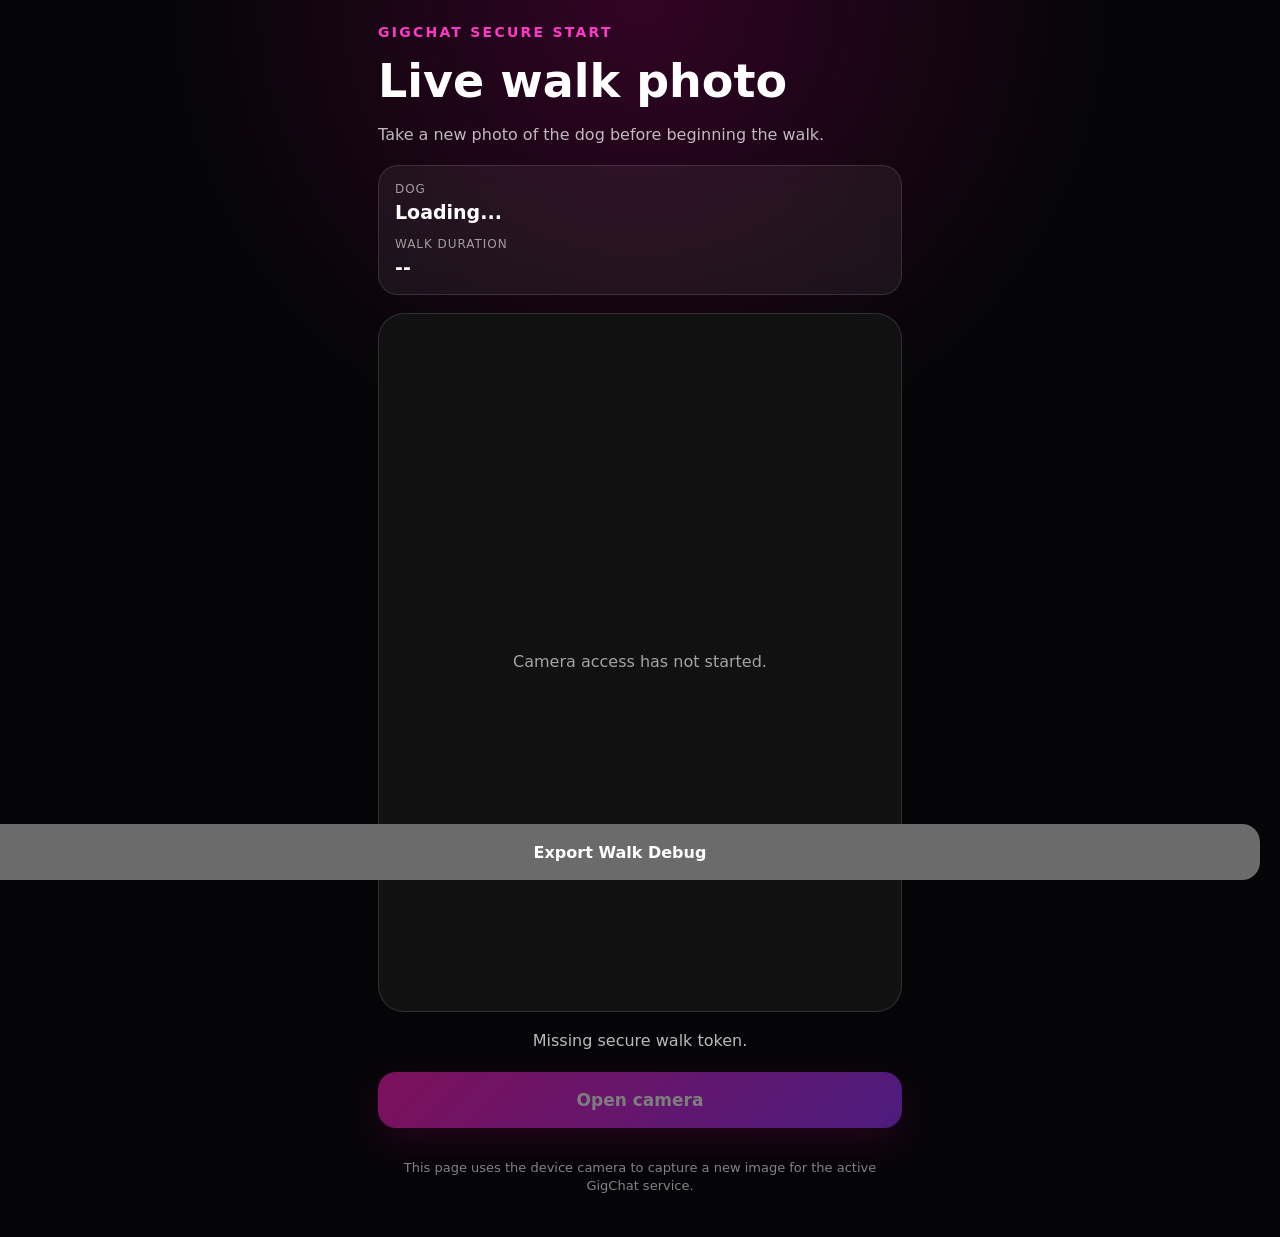
<file: provider/walk-start/index.html>
<!doctype html>
<html lang="en">
<head>
  <meta charset="utf-8" />
  <meta
    name="viewport"
    content="width=device-width, initial-scale=1, viewport-fit=cover"
  />
  <meta name="theme-color" content="#050507" />

  <title>GigChat Walk Start</title>

  <style>
    :root {
      color-scheme: dark;
      font-family:
        Inter,
        system-ui,
        -apple-system,
        BlinkMacSystemFont,
        "Segoe UI",
        sans-serif;
    }

    * {
      box-sizing: border-box;
    }

    body {
      margin: 0;
      min-height: 100vh;
      background:
        radial-gradient(circle at top, rgba(255, 0, 170, 0.18), transparent 34%),
        #050507;
      color: #fff;
    }

    .page {
      width: min(100%, 560px);
      min-height: 100vh;
      margin: 0 auto;
      padding:
        max(24px, env(safe-area-inset-top))
        18px
        max(28px, env(safe-area-inset-bottom));
      display: flex;
      flex-direction: column;
      gap: 18px;
    }

    .brand {
      font-size: 14px;
      font-weight: 800;
      letter-spacing: 0.16em;
      text-transform: uppercase;
      color: #ff38c7;
    }

    h1 {
      margin: 0;
      font-size: clamp(30px, 8vw, 46px);
      line-height: 1.02;
    }

    .subtitle {
      margin: 0;
      color: rgba(255, 255, 255, 0.72);
      font-size: 16px;
      line-height: 1.5;
    }

    .job-card {
      padding: 16px;
      border: 1px solid rgba(255, 255, 255, 0.12);
      border-radius: 20px;
      background: rgba(255, 255, 255, 0.06);
      backdrop-filter: blur(16px);
    }

    .job-label {
      color: rgba(255, 255, 255, 0.58);
      font-size: 12px;
      text-transform: uppercase;
      letter-spacing: 0.08em;
    }

    .job-value {
      margin-top: 5px;
      font-size: 19px;
      font-weight: 800;
    }

    .camera-shell {
      position: relative;
      width: 100%;
      overflow: hidden;
      border-radius: 26px;
      background: #111;
      aspect-ratio: 3 / 4;
      border: 1px solid rgba(255, 255, 255, 0.13);
    }

    video,
    #photoPreview {
      width: 100%;
      height: 100%;
      object-fit: cover;
      display: none;
    }

    video {
      transform: scaleX(1);
    }

    .placeholder {
      height: 100%;
      padding: 30px;
      display: grid;
      place-items: center;
      text-align: center;
      color: rgba(255, 255, 255, 0.62);
      line-height: 1.5;
    }

    .guide {
      position: absolute;
      inset: 12%;
      border: 2px dashed rgba(255, 255, 255, 0.64);
      border-radius: 48% 48% 42% 42%;
      pointer-events: none;
      display: none;
    }

    canvas {
      display: none;
    }

    .status {
      min-height: 24px;
      color: rgba(255, 255, 255, 0.72);
      line-height: 1.4;
      text-align: center;
    }

    .walk-started-card {
      display: grid;
      gap: 14px;
      padding: 22px;
      border: 1px solid rgba(255, 255, 255, 0.14);
      border-radius: 22px;
      background: rgba(255, 255, 255, 0.07);
      text-align: center;
    }

    .timer-label {
      color: rgba(255, 255, 255, 0.58);
      font-size: 13px;
      font-weight: 750;
      letter-spacing: 0.04em;
      text-transform: uppercase;
    }

    .timer-value {
      font-size: clamp(54px, 17vw, 82px);
      line-height: 1;
      font-weight: 900;
      letter-spacing: -0.05em;
    }

    .timer-end-value {
      font-size: 22px;
      font-weight: 850;
    }

    .timer-state {
      color: rgba(255, 255, 255, 0.68);
      line-height: 1.45;
    }
    .actions {
      display: grid;
      gap: 12px;
    }

    button {
      width: 100%;
      min-height: 56px;
      border: 0;
      border-radius: 18px;
      padding: 14px 18px;
      font: inherit;
      font-size: 17px;
      font-weight: 850;
      cursor: pointer;
    }

    button:disabled {
      cursor: not-allowed;
      opacity: 0.48;
    }

    .primary {
      background: linear-gradient(135deg, #ff1eb8, #9b35ff);
      color: #fff;
      box-shadow: 0 14px 38px rgba(255, 0, 170, 0.25);
    }

    .secondary {
      color: #fff;
      background: rgba(255, 255, 255, 0.1);
      border: 1px solid rgba(255, 255, 255, 0.14);
    }

    .security-note {
      color: rgba(255, 255, 255, 0.5);
      font-size: 13px;
      line-height: 1.45;
      text-align: center;
    }

    .hidden {
      display: none !important;
    }
  </style>
</head>

<body>
  <main class="page">
    <div class="brand">GigChat Secure Start</div>

    <h1 id="title">Live walk photo</h1>

    <p id="subtitle" class="subtitle">
      Take a new photo of the dog before beginning the walk.
    </p>

    <section class="job-card">
      <div id="dogLabel" class="job-label">Dog</div>
      <div id="dogName" class="job-value">Loading...</div>

      <div
        id="durationLabel"
        class="job-label"
        style="margin-top: 14px"
      >
        Walk duration
      </div>

      <div id="durationValue" class="job-value">--</div>
    </section>

    <section
      id="walkStartedCard"
      class="walk-started-card hidden"
      aria-live="polite"
    >
      <div id="remainingLabel" class="timer-label">
        Time remaining
      </div>

      <div id="timerValue" class="timer-value">
        --:--
      </div>

      <div id="estimatedEndLabel" class="timer-label">
        Estimated completion
      </div>

      <div id="expectedEndValue" class="timer-end-value">
        --
      </div>

      <div id="timerState" class="timer-state">
        Walk timer active.
      </div>
    </section>
    <section id="cameraShell" class="camera-shell">
      <div id="cameraPlaceholder" class="placeholder">
        Camera access has not started.
      </div>

      <video
        id="cameraVideo"
        autoplay
        muted
        playsinline
      ></video>

      <img
        id="photoPreview"
        alt="Walk start photo preview"
      />

      <div id="cameraGuide" class="guide"></div>

      <canvas id="captureCanvas"></canvas>
    </section>

    <div id="status" class="status">
      Loading secure walk information...
    </div>

    <div id="actions" class="actions">
      <button id="openCameraButton" class="primary" disabled>
        Open camera
      </button>

      <button id="captureButton" class="primary hidden" disabled>
        Take photo
      </button>
      <button id="uploadButton" class="primary hidden">
        Use this photo
      </button>


      <button id="retakeButton" class="secondary hidden">
        Retake photo
      </button>
    </div>

    <p id="securityNote" class="security-note">
      This page uses the device camera to capture a new image for the active
      GigChat service.
    </p>
  </main>

  <script>
    const API_BASE =
      "https://ohpsfazyxduzacwdjyrv.functions.supabase.co/rapid-task";

    const titleEl = document.getElementById("title");
    const subtitleEl = document.getElementById("subtitle");
    const dogLabelEl = document.getElementById("dogLabel");
    const dogNameEl = document.getElementById("dogName");
    const durationLabelEl = document.getElementById("durationLabel");
    const durationValueEl = document.getElementById("durationValue");
    const walkStartedCardEl =
      document.getElementById("walkStartedCard");
    const remainingLabelEl =
      document.getElementById("remainingLabel");
    const timerValueEl =
      document.getElementById("timerValue");
    const estimatedEndLabelEl =
      document.getElementById("estimatedEndLabel");
    const expectedEndValueEl =
      document.getElementById("expectedEndValue");
    const timerStateEl =
      document.getElementById("timerState");
    const cameraShellEl =
      document.getElementById("cameraShell");
    const actionsEl =
      document.getElementById("actions");
    const statusEl = document.getElementById("status");
    const cameraPlaceholderEl =
      document.getElementById("cameraPlaceholder");
    const cameraVideoEl =
      document.getElementById("cameraVideo");
    const photoPreviewEl =
      document.getElementById("photoPreview");
    const cameraGuideEl =
      document.getElementById("cameraGuide");
    const captureCanvasEl =
      document.getElementById("captureCanvas");
    const openCameraButton =
      document.getElementById("openCameraButton");
    const captureButton =
      document.getElementById("captureButton");
    const uploadButton =
      document.getElementById("uploadButton");

    const retakeButton =
      document.getElementById("retakeButton");
    const securityNoteEl =
      document.getElementById("securityNote");

    let providerLanguage = "en";
    let pageMode = "start";
    let cameraStream = null;
    let currentJob = null;
    let capturedPhotoBlob = null;
    let uploadInProgress = false;
    let walkTimerIntervalId = null;
    let walkEndRequestInProgress = false;
    let walkEndRequested = false;

    /*
     * Walk Telemetry Foundation
     *
     * The secure walk timer owns GPS tracking after the
     * initial photo starts the walk.
     */
    let walkLocationWatchId = null;
    let walkLocationHeartbeatIntervalId = null;
    let walkLocationLastPingAt = 0;
    let walkLocationPingInFlight = false;
    let walkTelemetryActive = false;

    const WALK_DEBUG_STORAGE_KEY =
      "gigchat_walk_debug_session_v1";

    let walkDebugLog = [];
    let walkDebugRecording = false;

    function loadWalkDebugSession() {
      try {
        const raw =
          window.localStorage.getItem(
            WALK_DEBUG_STORAGE_KEY
          );

        if (!raw) {
          return;
        }

        const saved = JSON.parse(raw);

        if (
          saved &&
          Array.isArray(saved.events)
        ) {
          walkDebugLog = saved.events;
          walkDebugRecording =
            saved.recording === true;
        }
      } catch (error) {
        console.warn(
          "WALK DEBUG SESSION LOAD FAILED:",
          error
        );
      }

      window.walkDebugLog = walkDebugLog;
    }

    function persistWalkDebugSession() {
      try {
        const payload = {
          recording: walkDebugRecording,
          updatedAt:
            new Date().toISOString(),
          events: walkDebugLog
        };

        window.localStorage.setItem(
          WALK_DEBUG_STORAGE_KEY,
          JSON.stringify(payload)
        );
      } catch (error) {
        console.warn(
          "WALK DEBUG SESSION SAVE FAILED:",
          error
        );
      }
    }

    function startNewWalkDebugSession() {
      walkDebugLog = [];
      walkDebugRecording = true;
      window.walkDebugLog = walkDebugLog;

      persistWalkDebugSession();

      logWalkDebug(
        "DEBUG_SESSION_STARTED"
      );
    }

    function stopWalkDebugRecording() {
      walkDebugRecording = false;
      persistWalkDebugSession();
    }

    let walkDebugPingSequence = 0;
    let walkLocationActivePingId = null;
    let walkLocationPingStartedAt = 0;

    function logWalkDebug(event, details = {}) {
      if (!walkDebugRecording) {
        return;
      }

      const entry = {
        time: new Date().toISOString(),
        event,
        ...details
      };

      walkDebugLog.push(entry);
      window.walkDebugLog = walkDebugLog;

      persistWalkDebugSession();

      console.log("[WALK DEBUG]", entry);
    }

    window.exportWalkDebugLog = function () {
      let exportLog = walkDebugLog;

      try {
        const raw =
          window.localStorage.getItem(
            WALK_DEBUG_STORAGE_KEY
          );

        if (raw) {
          const saved = JSON.parse(raw);

          if (
            saved &&
            Array.isArray(saved.events)
          ) {
            exportLog = saved.events;
          }
        }
      } catch (error) {
        console.warn(
          "WALK DEBUG EXPORT LOAD FAILED:",
          error
        );
      }

      const json =
        JSON.stringify(
          exportLog,
          null,
          2
        );

      const blob = new Blob(
        [json],
        {
          type:
            "text/plain;charset=utf-8"
        }
      );

      const url =
        URL.createObjectURL(blob);

      const timestamp =
        new Date()
          .toISOString()
          .replace(/:/g, "-")
          .replace(/\./g, "-");

      const link =
        document.createElement("a");

      link.href = url;
      link.download =
        "gigchat-walk-debug-" +
        timestamp +
        ".txt";

      document.body.appendChild(link);
      link.click();
      link.remove();

      window.setTimeout(() => {
        URL.revokeObjectURL(url);
      }, 1000);
    };

    loadWalkDebugSession();
    const WALK_LOCATION_PING_INTERVAL_MS =
      5000;

    function text(en, es) {
      return providerLanguage === "es" ? es : en;
    }

    function getToken() {
      const params = new URLSearchParams(window.location.search);
      return String(params.get("token") || "").trim();
    }

    function getMode() {
      const params =
        new URLSearchParams(
          window.location.search
        );

      return String(
        params.get("mode") || ""
      )
        .trim()
        .toLowerCase() === "end"
        ? "end"
        : "start";
    }

    function isWalkEndMode() {
      return pageMode === "end";
    }

    function setStatus(en, es) {
      statusEl.textContent = text(en, es);
    }

    function applyLanguage() {
      document.documentElement.lang =
        providerLanguage;

      if (isWalkEndMode()) {
        titleEl.textContent =
          text(
            "Secure final walk photo",
            "Foto final segura de la caminata"
          );

        subtitleEl.textContent =
          text(
            "Take a new photo of the dog to securely complete the walk.",
            "Toma una foto nueva del perro para completar la caminata de forma segura."
          );

        uploadButton.textContent =
          text(
            "Submit final photo",
            "Enviar foto final"
          );

        securityNoteEl.textContent =
          text(
            "The walk remains in progress until the secure final photo is received.",
            "La caminata permanece en progreso hasta recibir la foto final segura."
          );
      } else {
        titleEl.textContent =
          text(
            "Live walk photo",
            "Foto en vivo de la caminata"
          );

        subtitleEl.textContent =
          text(
            "Take a new photo of the dog before beginning the walk.",
            "Toma una foto nueva del perro antes de comenzar la caminata."
          );

        uploadButton.textContent =
          text(
            "Use this photo",
            "Usar esta foto"
          );

        securityNoteEl.textContent =
          text(
            "This page uses the device camera to capture a new image for the active GigChat service.",
            "Esta p\u00e1gina utiliza la c\u00e1mara del dispositivo para tomar una imagen nueva del servicio activo de GigChat."
          );
      }

      dogLabelEl.textContent =
        text("Dog", "Perro");

      durationLabelEl.textContent =
        text(
          "Walk duration",
          "Duraci\u00f3n de la caminata"
        );

      openCameraButton.textContent =
        text(
          "Open camera",
          "Abrir c\u00e1mara"
        );

      captureButton.textContent =
        text(
          "Take photo",
          "Tomar foto"
        );

      retakeButton.textContent =
        text(
          "Retake photo",
          "Tomar otra foto"
        );
    }

    function stopCamera() {
      if (cameraStream) {
        cameraStream.getTracks().forEach((track) => track.stop());
      }

      cameraStream = null;
      cameraVideoEl.srcObject = null;
    }

    async function openCamera() {
      openCameraButton.disabled = true;

      setStatus(
        "Requesting camera permission...",
        "Solicitando permiso para usar la c\u00e1mara..."
      );

      try {
        if (
          !navigator.mediaDevices ||
          !navigator.mediaDevices.getUserMedia
        ) {
          throw new Error(
            text(
              "This browser does not support live camera access.",
              "Este navegador no permite acceso a la c\u00e1mara en vivo."
            )
          );
        }

        cameraStream =
          await navigator.mediaDevices.getUserMedia({
            audio: false,
            video: {
              facingMode: {
                ideal: "environment"
              },
              width: {
                ideal: 1920
              },
              height: {
                ideal: 2560
              }
            }
          });

        cameraVideoEl.srcObject = cameraStream;

        cameraPlaceholderEl.classList.add("hidden");
        photoPreviewEl.style.display = "none";
        cameraVideoEl.style.display = "block";
        cameraGuideEl.style.display = "block";

        await cameraVideoEl.play();

        openCameraButton.classList.add("hidden");
        captureButton.classList.remove("hidden");
        captureButton.disabled = false;
        retakeButton.classList.add("hidden");

        setStatus(
          "Center the dog in the guide, then take the photo.",
          "Centra al perro dentro de la gu\u00eda y luego toma la foto."
        );
      } catch (error) {
        console.error("WALK START CAMERA FAILED:", error);

        openCameraButton.disabled = false;

        statusEl.textContent =
          error && error.message
            ? error.message
            : text(
                "Camera access failed.",
                "No se pudo abrir la c\u00e1mara."
              );
      }
    }

    function capturePhoto() {
      const width =
        cameraVideoEl.videoWidth || 1280;

      const height =
        cameraVideoEl.videoHeight || 960;

      if (!width || !height) {
        setStatus(
          "The camera is not ready yet.",
          "La c\u00e1mara todav\u00eda no est\u00e1 lista."
        );

        return;
      }

      captureCanvasEl.width = width;
      captureCanvasEl.height = height;

      const context =
        captureCanvasEl.getContext("2d");

      if (!context) {
        setStatus(
          "The photo could not be prepared.",
          "No se pudo preparar la foto."
        );

        return;
      }

      context.drawImage(
        cameraVideoEl,
        0,
        0,
        width,
        height
      );

      captureCanvasEl.toBlob(
        (blob) => {
          if (!blob) {
            setStatus(
              "The photo could not be prepared.",
              "No se pudo preparar la foto."
            );

            return;
          }

          capturedPhotoBlob = blob;

          const previewUrl =
            URL.createObjectURL(blob);

          photoPreviewEl.src = previewUrl;
          photoPreviewEl.style.display = "block";
          cameraVideoEl.style.display = "none";
          cameraGuideEl.style.display = "none";

          stopCamera();

          captureButton.classList.add("hidden");
          uploadButton.classList.remove("hidden");
          retakeButton.classList.remove("hidden");

          setStatus(
            "Review the photo, then use it to continue.",
            "Revisa la foto y luego \u00fasala para continuar."
          );
        },
        "image/jpeg",
        0.9
      );
    }
    async function retakePhoto() {
      if (uploadInProgress) return;

      capturedPhotoBlob = null;

      if (
        photoPreviewEl.src &&
        photoPreviewEl.src.startsWith("blob:")
      ) {
        URL.revokeObjectURL(photoPreviewEl.src);
      }

      photoPreviewEl.src = "";
      photoPreviewEl.style.display = "none";

      uploadButton.classList.add("hidden");
      uploadButton.disabled = false;

      retakeButton.classList.add("hidden");
      retakeButton.disabled = false;

      openCameraButton.classList.remove("hidden");
      openCameraButton.disabled = false;

      await openCamera();
    }

    function getCurrentPositionForUpload(
      options = {}
    ) {
      const timeout =
        Number.isFinite(options.timeout)
          ? options.timeout
          : 12000;

      const maximumAge =
        Number.isFinite(options.maximumAge)
          ? options.maximumAge
          : 0;

      return new Promise((resolve) => {
        if (!navigator.geolocation) {
          resolve({
            latitude: null,
            longitude: null,
            accuracy: null
          });

          return;
        }

        navigator.geolocation.getCurrentPosition(
          (position) => {
            resolve({
              latitude: position.coords.latitude,
              longitude: position.coords.longitude,
              accuracy: position.coords.accuracy
            });
          },
          () => {
            resolve({
              latitude: null,
              longitude: null,
              accuracy: null
            });
          },
          {
            enableHighAccuracy: true,
            timeout,
            maximumAge
          }
        );
      });
    }

    function stopWalkTimer() {
      if (walkTimerIntervalId !== null) {
        window.clearInterval(walkTimerIntervalId);
        walkTimerIntervalId = null;
      }
    }

    function stopWalkLocationTracking() {
      walkTelemetryActive = false;

      if (
        walkLocationWatchId !== null &&
        navigator.geolocation
      ) {
        navigator.geolocation.clearWatch(
          walkLocationWatchId
        );
      }

      if (
        walkLocationHeartbeatIntervalId !== null
      ) {
        window.clearInterval(
          walkLocationHeartbeatIntervalId
        );

        walkLocationHeartbeatIntervalId = null;
      }

      walkLocationWatchId = null;
      walkLocationLastPingAt = 0;
      walkLocationPingInFlight = false;
    }

    function getWalkProviderTrackingToken() {
      return String(
        currentJob?.provider_tracking_token || ""
      ).trim();
    }

    const WALK_TELEMETRY_APP_VERSION =
      "walk-timer-device-metadata-v1";

    function detectWalkBrowserName() {
      const userAgent =
        String(
          navigator.userAgent || ""
        ).toLowerCase();

      if (userAgent.includes("edg/")) {
        return "Edge";
      }

      if (
        userAgent.includes("crios") ||
        userAgent.includes("chrome")
      ) {
        return "Chrome";
      }

      if (
        userAgent.includes("fxios") ||
        userAgent.includes("firefox")
      ) {
        return "Firefox";
      }

      if (userAgent.includes("safari")) {
        return "Safari";
      }

      return "Unknown";
    }

    function detectWalkDevicePlatform() {
      const userAgent =
        String(
          navigator.userAgent || ""
        ).toLowerCase();

      if (
        userAgent.includes("iphone") ||
        userAgent.includes("ipad") ||
        userAgent.includes("ipod")
      ) {
        return "iOS";
      }

      if (userAgent.includes("android")) {
        return "Android";
      }

      if (userAgent.includes("windows")) {
        return "Windows";
      }

      if (
        userAgent.includes("macintosh") ||
        userAgent.includes("mac os")
      ) {
        return "macOS";
      }

      if (userAgent.includes("linux")) {
        return "Linux";
      }

      return String(
        navigator.userAgentData?.platform ||
        navigator.platform ||
        "Unknown"
      ).trim();
    }

    function detectWalkDeviceModel() {
      const userAgent =
        String(
          navigator.userAgent || ""
        );

      const androidModelMatch =
        userAgent.match(
          /Android[^;]*;\s*([^;)]+?)(?:\s+Build\/|;|\))/i
        );

      if (
        androidModelMatch &&
        androidModelMatch[1]
      ) {
        return androidModelMatch[1].trim();
      }

      if (/iPhone/i.test(userAgent)) {
        return "iPhone";
      }

      if (/iPad/i.test(userAgent)) {
        return "iPad";
      }

      return String(
        navigator.platform || ""
      ).trim() || null;
    }

    async function readWalkBatteryMetadata() {
      if (
        typeof navigator.getBattery !==
        "function"
      ) {
        return {
          batteryPercent: null,
          batteryCharging: null
        };
      }

      try {
        const battery =
          await navigator.getBattery();

        const level =
          Number(battery.level);

        return {
          batteryPercent:
            Number.isFinite(level)
              ? Math.round(level * 1000) / 10
              : null,

          batteryCharging:
            typeof battery.charging ===
            "boolean"
              ? battery.charging
              : null
        };
      } catch (error) {
        console.warn(
          "WALK BATTERY METADATA FAILED:",
          error
        );

        return {
          batteryPercent: null,
          batteryCharging: null
        };
      }
    }

    async function readWalkPermissionState() {
      if (
        !navigator.permissions ||
        typeof navigator.permissions.query !==
          "function"
      ) {
        return null;
      }

      try {
        const permission =
          await navigator.permissions.query({
            name: "geolocation"
          });

        return String(
          permission.state || ""
        ).trim() || null;
      } catch (error) {
        console.warn(
          "WALK LOCATION PERMISSION METADATA FAILED:",
          error
        );

        return null;
      }
    }

    async function buildWalkDeviceMetadata() {
      const userAgent =
        String(
          navigator.userAgent || ""
        ).trim();

      const batteryMetadata =
        await readWalkBatteryMetadata();

      const permissionState =
        await readWalkPermissionState();

      return {
        device_platform:
          detectWalkDevicePlatform(),

        device_model:
          detectWalkDeviceModel(),

        browser_name:
          detectWalkBrowserName(),

        browser_user_agent:
          userAgent || null,

        app_version:
          WALK_TELEMETRY_APP_VERSION,

        battery_percent:
          batteryMetadata.batteryPercent,

        battery_charging:
          batteryMetadata.batteryCharging,

        permission_state:
          permissionState,

        is_mock_location:
          null,

        language:
          String(
            navigator.language || ""
          ).trim() || null,

        screen_width:
          Number.isFinite(
            Number(window.screen?.width)
          )
            ? Number(window.screen.width)
            : null,

        screen_height:
          Number.isFinite(
            Number(window.screen?.height)
          )
            ? Number(window.screen.height)
            : null
      };
    }

    async function sendWalkLocationPing(
      position,
      forcePing = false
    ) {
      const providerTrackingToken =
        getWalkProviderTrackingToken();

      if (!providerTrackingToken) {
        throw new Error(
          "Provider tracking token is missing."
        );
      }

      const coords =
        position?.coords || {};

      const latitude =
        Number(coords.latitude);

      const longitude =
        Number(coords.longitude);

      if (
        !Number.isFinite(latitude) ||
        !Number.isFinite(longitude)
      ) {
        throw new Error(
          "Invalid walk GPS position."
        );
      }

      const now = Date.now();

      if (
        !forcePing &&
        now - walkLocationLastPingAt <
          WALK_LOCATION_PING_INTERVAL_MS
      ) {
        logWalkDebug("SKIP_INTERVAL", {
          elapsedMs:
            now - walkLocationLastPingAt
        });

        return;
      }

      if (walkLocationPingInFlight) {
        logWalkDebug("SKIP_INFLIGHT", {
          activePingId:
            walkLocationActivePingId,
          inFlightMs:
            walkLocationPingStartedAt > 0
              ? now - walkLocationPingStartedAt
              : null
        });

        return;
      }

      const pingId =
        ++walkDebugPingSequence;

      walkLocationPingInFlight = true;
      walkLocationLastPingAt = now;
      walkLocationActivePingId = pingId;
      walkLocationPingStartedAt = now;

      logWalkDebug("PING_STARTED", {
        pingId,
        forcePing,
        accuracy:
          coords.accuracy ?? null
      });

      let pingStage = "started";
      let fetchTimeoutId = null;
      let fetchTimedOut = false;

      try {
        const capturedAt =
          Number.isFinite(
            Number(position?.timestamp)
          )
            ? new Date(
                Number(position.timestamp)
              ).toISOString()
            : new Date().toISOString();

        pingStage = "metadata";

        const metadataStartedAt =
          Date.now();

        logWalkDebug("METADATA_STARTED", {
          pingId
        });

        const deviceMetadata =
          await buildWalkDeviceMetadata();

        logWalkDebug("METADATA_FINISHED", {
          pingId,
          elapsedMs:
            Date.now() - metadataStartedAt
        });

        pingStage = "fetch";

        const fetchStartedAt =
          Date.now();

        logWalkDebug("FETCH_STARTED", {
          pingId
        });

        const fetchController =
          new AbortController();

        fetchTimedOut = false;

        fetchTimeoutId =
          window.setTimeout(
            () => {
              fetchTimedOut = true;
              fetchController.abort();
            },
            10000
          );

        const response =
          await fetch(
            API_BASE +
              "?task=provider_location_ping",
            {
              method: "POST",
              signal:
                fetchController.signal,
              headers: {
                "Content-Type":
                  "application/json"
              },
              body: JSON.stringify({
                token:
                  providerTrackingToken,

                latitude,
                longitude,

                accuracy:
                  Number.isFinite(
                    Number(coords.accuracy)
                  )
                    ? Number(coords.accuracy)
                    : null,

                altitude:
                  Number.isFinite(
                    Number(coords.altitude)
                  )
                    ? Number(coords.altitude)
                    : null,

                altitude_accuracy:
                  Number.isFinite(
                    Number(
                      coords.altitudeAccuracy
                    )
                  )
                    ? Number(
                        coords.altitudeAccuracy
                      )
                    : null,

                speed:
                  Number.isFinite(
                    Number(coords.speed)
                  ) &&
                  Number(coords.speed) >= 0
                    ? Number(coords.speed)
                    : null,

                heading:
                  Number.isFinite(
                    Number(coords.heading)
                  ) &&
                  Number(coords.heading) >= 0
                    ? Number(coords.heading)
                    : null,

                captured_at:
                  capturedAt,

                location_source:
                  "browser_geolocation",

                telemetry_client:
                  "walk_timer",

                is_background:
                  document.visibilityState !==
                  "visible",

                ...deviceMetadata
              })
            }
          );

        if (fetchTimeoutId !== null) {
          window.clearTimeout(
            fetchTimeoutId
          );

          fetchTimeoutId = null;
        }

        logWalkDebug("FETCH_FINISHED", {
          pingId,
          elapsedMs:
            Date.now() - fetchStartedAt,
          status:
            response.status,
          ok:
            response.ok
        });

        pingStage = "response_json";

        const data =
          await response.json();

        if (
          !response.ok ||
          !data.ok
        ) {
          throw new Error(
            data.error ||
            "Could not record walk location."
          );
        }

        console.log(
          "WALK LOCATION PING RECORDED:",
          {
            dispatchJobId:
              data.dispatch_job_id,
            capturedAt,
            latitude,
            longitude,
            accuracy:
              coords.accuracy ?? null
          }
        );
      } catch (error) {
        logWalkDebug(
          fetchTimedOut ||
              error?.name === "AbortError"
            ? "FETCH_TIMEOUT"
            : pingStage === "fetch"
            ? "FETCH_ERROR"
            : "PING_ERROR",
          {
            pingId,
            stage:
              pingStage,
            elapsedMs:
              Date.now() -
              walkLocationPingStartedAt,
            message:
              error?.message ??
              String(error)
          }
        );

        throw error;
      } finally {
        if (fetchTimeoutId !== null) {
          window.clearTimeout(
            fetchTimeoutId
          );

          fetchTimeoutId = null;
        }

        logWalkDebug("PING_FINALLY", {
          pingId,
          stage:
            pingStage,
          elapsedMs:
            Date.now() -
            walkLocationPingStartedAt
        });

        walkLocationPingInFlight = false;
        walkLocationActivePingId = null;
        walkLocationPingStartedAt = 0;
      }
    }

    function requestWalkHeartbeatLocation(
      reason = "heartbeat"
    ) {
      if (
        !walkTelemetryActive ||
        !navigator.geolocation
      ) {
        return;
      }

      navigator.geolocation.getCurrentPosition(
        (position) => {
          void sendWalkLocationPing(
            position,
            false
          ).catch((error) => {
            console.warn(
              "WALK LOCATION HEARTBEAT PING FAILED:",
              {
                reason,
                error
              }
            );
          });
        },
        (error) => {
          console.warn(
            "WALK LOCATION HEARTBEAT FAILED:",
            {
              reason,
              code:
                error?.code ?? null,
              message:
                error?.message ?? null
            }
          );
        },
        {
          enableHighAccuracy: true,
          timeout: 12000,
          maximumAge: 0
        }
      );
    }

    function startWalkLocationTracking(
      reason = "walk-started"
    ) {
      if (!navigator.geolocation) {
        console.warn(
          "WALK LOCATION TRACKING UNAVAILABLE: geolocation is not supported."
        );

        return false;
      }

      const providerTrackingToken =
        getWalkProviderTrackingToken();

      if (!providerTrackingToken) {
        console.warn(
          "WALK LOCATION TRACKING UNAVAILABLE: provider tracking token is missing."
        );

        return false;
      }

      walkTelemetryActive = true;

      if (walkLocationWatchId !== null) {
        navigator.geolocation.clearWatch(
          walkLocationWatchId
        );

        walkLocationWatchId = null;
      }

      walkLocationWatchId =
        navigator.geolocation.watchPosition(
          (position) => {
            logWalkDebug("WATCH_CALLBACK", {
              timestamp:
                position?.timestamp ?? null,
              accuracy:
                position?.coords?.accuracy ?? null,
              speed:
                position?.coords?.speed ?? null,
              heading:
                position?.coords?.heading ?? null
            });

            void sendWalkLocationPing(
              position,
              walkLocationLastPingAt === 0
            ).catch((error) => {
              console.warn(
                "WALK LOCATION PING FAILED:",
                error
              );
            });
          },
          (error) => {
            console.warn(
              "WALK LOCATION WATCH FAILED:",
              {
                reason,
                code:
                  error?.code ?? null,
                message:
                  error?.message ?? null
              }
            );
          },
          {
            enableHighAccuracy: true,
            timeout: 16000,
            maximumAge: 5000
          }
        );

      if (
        walkLocationHeartbeatIntervalId !== null
      ) {
        window.clearInterval(
          walkLocationHeartbeatIntervalId
        );
      }

      walkLocationHeartbeatIntervalId =
        window.setInterval(
          () => {
            requestWalkHeartbeatLocation(
              "scheduled-heartbeat"
            );
          },
          10000
        );

      requestWalkHeartbeatLocation(
        "tracking-start"
      );

      console.log(
        "WALK LOCATION WATCH STARTED:",
        {
          reason,
          watchId:
            walkLocationWatchId,
          intervalMs:
            WALK_LOCATION_PING_INTERVAL_MS
        }
      );

      return true;
    }

    function formatRemainingTime(totalSeconds) {
      const safeSeconds =
        Math.max(
          0,
          Math.ceil(Number(totalSeconds) || 0)
        );

      const minutes =
        Math.floor(safeSeconds / 60);

      const seconds =
        safeSeconds % 60;

      return (
        String(minutes).padStart(2, "0") +
        ":" +
        String(seconds).padStart(2, "0")
      );
    }

    async function requestWalkEndPhoto() {
      if (
        walkEndRequestInProgress ||
        walkEndRequested
      ) {
        return;
      }

      walkEndRequestInProgress = true;

      timerStateEl.textContent =
        text(
          "Preparing the secure final photo...",
          "Preparando la foto final segura..."
        );

      try {
        const token = getToken();

        if (!token) {
          throw new Error(
            text(
              "Missing secure walk token.",
              "Falta el token seguro de la caminata."
            )
          );
        }

        const response =
          await fetch(
            API_BASE +
              "?task=walk_end_request",
            {
              method: "POST",
              headers: {
                "Content-Type":
                  "application/json"
              },
              body: JSON.stringify({
                token
              })
            }
          );

        const data =
          await response.json();

        if (!response.ok || !data.ok) {
          throw new Error(
            data.error ||
              text(
                "The final photo could not be prepared.",
                "No se pudo preparar la foto final."
              )
          );
        }

        if (
          data.status ===
          "already_completed"
        ) {
          walkEndRequested = true;

          timerStateEl.textContent =
            text(
              "This walk is already completed.",
              "Esta caminata ya fue completada."
            );

          return;
        }

        const walkEndUrl =
          String(
            data.walk_end_url || ""
          ).trim();

        if (!walkEndUrl) {
          throw new Error(
            text(
              "The secure final photo link is missing.",
              "Falta el enlace seguro de la foto final."
            )
          );
        }

        walkEndRequested = true;

        timerStateEl.textContent =
          text(
            "Opening the secure final photo...",
            "Abriendo la foto final segura..."
          );

        window.location.assign(
          walkEndUrl
        );
      } catch (error) {
        console.error(
          "WALK END REQUEST FAILED:",
          error
        );

        walkEndRequestInProgress = false;

        timerStateEl.textContent =
          error && error.message
            ? error.message
            : text(
                "The final photo could not be prepared. Retrying...",
                "No se pudo preparar la foto final. Reintentando..."
              );

        window.setTimeout(
          () => {
            if (!walkEndRequested) {
              void requestWalkEndPhoto();
            }
          },
          5000
        );
      }
    }

    function showWalkStarted(data) {
      stopCamera();
      stopWalkTimer();

      const dogName =
        String(
          data.dog_name ||
          currentJob?.pet_name ||
          ""
        ).trim();

      const expectedEndTimestamp =
        Date.parse(
          String(data.expected_end_at || "")
        );

      titleEl.textContent =
        text(
          "Walk started",
          "Caminata iniciada"
        );

      subtitleEl.textContent =
        dogName
          ? text(
              `${dogName}'s walk is now in progress.`,
              `La caminata de ${dogName} est\u00e1 en progreso.`
            )
          : text(
              "The walk is now in progress.",
              "La caminata est\u00e1 en progreso."
            );

      remainingLabelEl.textContent =
        text(
          "Time remaining",
          "Tiempo restante"
        );

      estimatedEndLabelEl.textContent =
        text(
          "Estimated completion",
          "Finalizaci\u00f3n estimada"
        );

      timerStateEl.textContent =
        text(
          "Photo received. The walk timer started automatically.",
          "Foto recibida. El temporizador de la caminata comenz\u00f3 autom\u00e1ticamente."
        );

      cameraShellEl.classList.add("hidden");
      actionsEl.classList.add("hidden");
      statusEl.classList.add("hidden");
      securityNoteEl.classList.add("hidden");
      walkStartedCardEl.classList.remove("hidden");

      /*
       * A newly started walk and a recovered timer both enter
       * through this function, so GPS tracking is resumed here.
       */
      startWalkLocationTracking(
        "walk-timer-visible"
      );

      if (!Number.isFinite(expectedEndTimestamp)) {
        timerValueEl.textContent = "--:--";
        expectedEndValueEl.textContent = "--";
        return;
      }

      expectedEndValueEl.textContent =
        new Date(
          expectedEndTimestamp
        ).toLocaleTimeString(
          providerLanguage === "es"
            ? "es-PA"
            : "en-US",
          {
            hour: "numeric",
            minute: "2-digit"
          }
        );

      const updateTimer = () => {
        const secondsRemaining =
          Math.max(
            0,
            Math.ceil(
              (
                expectedEndTimestamp -
                Date.now()
              ) / 1000
            )
          );

        timerValueEl.textContent =
          formatRemainingTime(
            secondsRemaining
          );

        if (secondsRemaining <= 0) {
          stopWalkTimer();

          timerStateEl.textContent =
            text(
              "Scheduled walk time complete. Preparing final photo.",
              "Tiempo programado completado. Preparando la foto final."
            );

          void requestWalkEndPhoto();
        }
      };

      updateTimer();

      walkTimerIntervalId =
        window.setInterval(
          updateTimer,
          1000
        );
    }
    function showWalkCompleted(data) {
      stopCamera();
      stopWalkTimer();
      stopWalkLocationTracking();
      stopWalkDebugRecording();

      const dogName =
        String(
          data.dog_name ||
          currentJob?.pet_name ||
          ""
        ).trim();

      const completedTimestamp =
        Date.parse(
          String(
            data.completed_at ||
            currentJob?.completed_at ||
            ""
          )
        );

      titleEl.textContent =
        text(
          "Walk completed",
          "Caminata completada"
        );

      subtitleEl.textContent =
        dogName
          ? text(
              `${dogName}'s walk was completed securely.`,
              `La caminata de ${dogName} fue completada de forma segura.`
            )
          : text(
              "The walk was completed securely.",
              "La caminata fue completada de forma segura."
            );

      remainingLabelEl.textContent =
        text(
          "Service status",
          "Estado del servicio"
        );

      timerValueEl.textContent =
        text(
          "DONE",
          "LISTO"
        );

      estimatedEndLabelEl.textContent =
        text(
          "Completed",
          "Completada"
        );

      expectedEndValueEl.textContent =
        Number.isFinite(
          completedTimestamp
        )
          ? new Date(
              completedTimestamp
            ).toLocaleTimeString(
              providerLanguage === "es"
                ? "es-PA"
                : "en-US",
              {
                hour: "numeric",
                minute: "2-digit"
              }
            )
          : "--";

      timerStateEl.textContent =
        text(
          "Final photo received. The walk was completed successfully.",
          "Foto final recibida. La caminata fue completada correctamente."
        );

      cameraShellEl.classList.add("hidden");
      actionsEl.classList.add("hidden");
      statusEl.classList.add("hidden");
      securityNoteEl.classList.add("hidden");
      walkStartedCardEl.classList.remove("hidden");
    }

    async function uploadPhoto() {
      if (
        uploadInProgress ||
        !capturedPhotoBlob
      ) {
        return;
      }

      uploadInProgress = true;
      uploadButton.disabled = true;
      retakeButton.disabled = true;

      const walkEndMode =
        isWalkEndMode();

      if (walkEndMode) {
        setStatus(
          "Uploading secure final photo...",
          "Subiendo la foto final segura..."
        );
      } else {
        setStatus(
          "Starting the walk...",
          "Iniciando la caminata..."
        );
      }

      try {
        const token =
          getToken();

        if (!token) {
          throw new Error(
            text(
              "Missing secure walk token.",
              "Falta el token seguro de la caminata."
            )
          );
        }

        /*
         * Confirm the start before uploading the photo.
         * This makes the server timer authoritative and
         * prevents network upload time from delaying the walk.
         */
        if (!walkEndMode) {
          const confirmResponse =
            await fetch(
              API_BASE +
                "?task=walk_start_confirm",
              {
                method: "POST",
                headers: {
                  "Content-Type":
                    "application/json"
                },
                body: JSON.stringify({
                  token
                })
              }
            );

          const confirmData =
            await confirmResponse.json();

          if (
            !confirmResponse.ok ||
            !confirmData.ok
          ) {
            throw new Error(
              confirmData.error ||
              text(
                "The walk could not be started.",
                "No se pudo iniciar la caminata."
              )
            );
          }

          console.log(
            "WALK START PHOTO REQUIREMENT CONFIRMED:",
            {
              dispatchJobId:
                confirmData.dispatch_job_id,
              status:
                confirmData.status,
              timerStarted:
                confirmData.timer_started
            }
          );

          setStatus(
            "Verifying location and securing the start photo...",
            "Verificando la ubicación y asegurando la foto inicial..."
          );
        }

        const location =
          await getCurrentPositionForUpload(
            walkEndMode
              ? {
                  timeout: 12000,
                  maximumAge: 0
                }
              : {
                  timeout: 12000,
                  maximumAge: 0
                }
          );

        if (!walkEndMode) {
          try {
            const warmupResponse =
              await fetch(
                API_BASE +
                  "?task=walk_start_job_data" +
                  "&token=" +
                  encodeURIComponent(token),
                {
                  cache: "no-store"
                }
              );

            await warmupResponse.text();
          } catch (error) {
            console.warn(
              "WALK START WARMUP FAILED:",
              error
            );
          }
        }

        const formData =
          new FormData();

        formData.append(
          "token",
          token
        );

        formData.append(
          "photo",
          capturedPhotoBlob,
          walkEndMode
            ? "walk-end.jpg"
            : "walk-start.jpg"
        );

        if (
          Number.isFinite(
            location.latitude
          )
        ) {
          formData.append(
            "latitude",
            String(location.latitude)
          );
        }

        if (
          Number.isFinite(
            location.longitude
          )
        ) {
          formData.append(
            "longitude",
            String(location.longitude)
          );
        }

        if (
          Number.isFinite(
            location.accuracy
          )
        ) {
          formData.append(
            "accuracy",
            String(location.accuracy)
          );
        }

        const response =
          await fetch(
            API_BASE +
              "?task=" +
              (
                walkEndMode
                  ? "walk_end_photo_upload"
                  : "walk_start_photo_upload"
              ),
            {
              method: "POST",
              body: formData
            }
          );

        const data =
          await response.json();

        if (
          !response.ok ||
          !data.ok
        ) {
          const uploadError =
            new Error(
              data.error ||
                "Photo upload failed."
            );

          uploadError.status =
            data.status || null;

          uploadError.reasonCode =
            data.reason_code || null;

          uploadError.distanceFromOriginMeters =
            data.distance_from_origin_meters ?? null;

          uploadError.effectiveAllowedRadiusMeters =
            data.effective_allowed_radius_meters ?? null;

          throw uploadError;
        }

        uploadButton.classList.add(
          "hidden"
        );

        retakeButton.classList.add(
          "hidden"
        );

        if (walkEndMode) {
          showWalkCompleted(data);
        } else {
          startNewWalkDebugSession();
          showWalkStarted(data);
          timerStateEl.textContent =
            text(
              "Start photo secured. The walk is in progress.",
              "Foto inicial asegurada. La caminata está en progreso."
            );

          console.log(
            "WALK START PHOTO SECURED:",
            {
              dispatchJobId:
                data.dispatch_job_id,
              photoId:
                data.photo_id,
              startedAt:
                data.started_at,
              expectedEndAt:
                data.expected_end_at
            }
          );
        }
      } catch (error) {
        console.error(
          walkEndMode
            ? "WALK END PHOTO UPLOAD FAILED:"
            : "WALK START PHOTO UPLOAD FAILED:",
          error
        );

        uploadButton.disabled = false;
        retakeButton.disabled = false;

        if (!walkEndMode) {
          walkStartedCardEl.classList.add(
            "hidden"
          );

          cameraShellEl.classList.remove(
            "hidden"
          );

          actionsEl.classList.remove(
            "hidden"
          );

          statusEl.classList.remove(
            "hidden"
          );

          securityNoteEl.classList.remove(
            "hidden"
          );

          uploadButton.classList.remove(
            "hidden"
          );

          retakeButton.classList.remove(
            "hidden"
          );

          if (
            error &&
            error.status ===
              "walk_location_gate_denied"
          ) {
            const distance =
              Number(
                error.distanceFromOriginMeters
              );

            const allowedRadius =
              Number(
                error.effectiveAllowedRadiusMeters
              );

            const distanceText =
              Number.isFinite(distance)
                ? Math.round(distance)
                : null;

            const radiusText =
              Number.isFinite(allowedRadius)
                ? Math.round(allowedRadius)
                : null;

            statusEl.textContent =
              text(
                distanceText !== null &&
                    radiusText !== null
                  ? `You are ${distanceText} meters from the required start location. Move within ${radiusText} meters and try again.`
                  : "You are outside the allowed start location. Move closer and try again.",
                distanceText !== null &&
                    radiusText !== null
                  ? `Estás a ${distanceText} metros del punto requerido. Acércate a menos de ${radiusText} metros y vuelve a intentarlo.`
                  : "Estás fuera del área permitida para iniciar. Acércate y vuelve a intentarlo."
              );
          } else {
            statusEl.textContent =
              error && error.message
                ? error.message
                : text(
                    "Photo upload failed.",
                    "No se pudo subir la foto."
                  );
          }
        } else {
          statusEl.textContent =
            error && error.message
              ? error.message
              : text(
                  "Photo upload failed.",
                  "No se pudo subir la foto."
                );
        }
      } finally {
        uploadInProgress = false;
      }
    }
    async function load() {
      const token = getToken();

      if (!token) {
        throw new Error(
          "Missing secure walk token."
        );
      }

      pageMode = getMode();

      const jobDataTask =
        isWalkEndMode()
          ? "walk_end_job_data"
          : "walk_start_job_data";

      const response = await fetch(
        API_BASE +
          "?task=" +
          jobDataTask +
          "&token=" +
          encodeURIComponent(token)
      );

      const data = await response.json();

      if (!response.ok || !data.ok || !data.job) {
        throw new Error(
          data.error || "Walk not found."
        );
      }

      currentJob = data.job;

      providerLanguage =
        String(data.provider_language || "en")
          .trim()
          .toLowerCase() === "es"
          ? "es"
          : "en";

      applyLanguage();

      const serviceType =
        String(currentJob.service_type || "")
          .trim()
          .toLowerCase();

      if (
        serviceType !== "walking" &&
        serviceType !== "walk"
      ) {
        throw new Error(
          text(
            "This secure camera is only available for walks.",
            "Esta c\u00e1mara segura est\u00e1 disponible \u00fanicamente para caminatas."
          )
        );
      }

      const dogName =
        String(currentJob.pet_name || "").trim();

      const duration =
        Number(currentJob.duration_minutes);

      dogNameEl.textContent =
        dogName ||
        text("Dog name unavailable", "Nombre no disponible");

      durationValueEl.textContent =
        Number.isFinite(duration) && duration > 0
          ? text(
              `${duration} minutes`,
              `${duration} minutos`
            )
          : "--";

      const jobStatus =
        String(currentJob.status || "")
          .trim()
          .toLowerCase();

      if (isWalkEndMode()) {
        const endPhotoStatus =
          String(
            currentJob.walk_end_photo_status ||
            ""
          )
            .trim()
            .toLowerCase();

        if (jobStatus === "completed") {
          showWalkCompleted({
            dog_name: dogName,
            completed_at:
              currentJob.completed_at
          });

          return;
        }

        if (
          jobStatus !== "in_progress"
        ) {
          throw new Error(
            text(
              "This walk is not available for final photo completion.",
              "Esta caminata no est\u00e1 disponible para completar con la foto final."
            )
          );
        }

        if (
          !data.can_upload_end_photo ||
          endPhotoStatus !==
            "awaiting_photo"
        ) {
          throw new Error(
            endPhotoStatus ===
              "verifying"
              ? text(
                  "The final photo upload is already in progress.",
                  "La carga de la foto final ya est\u00e1 en progreso."
                )
              : text(
                  "The final photo is not currently available.",
                  "La foto final no est\u00e1 disponible en este momento."
                )
          );
        }

        startWalkLocationTracking(
          "walk-end-awaiting-photo"
        );

        openCameraButton.disabled =
          false;

        setStatus(
          "Open the camera and take the secure final photo.",
          "Abre la c\u00e1mara y toma la foto final segura."
        );

        return;
      }

      if (jobStatus === "in_progress") {
        console.log("walk_timer_recovered");

          if (!walkDebugRecording) {
            startNewWalkDebugSession();
          }


        showWalkStarted({
          dog_name: dogName,
          duration_minutes: duration,
          started_at: currentJob.started_at,
          expected_end_at:
            currentJob.expected_end_at
        });

        return;
      }
      openCameraButton.disabled = false;

      setStatus(
        "Open the camera when you are with the dog.",
        "Abre la c\u00e1mara cuando est\u00e9s con el perro."
      );
    }

    openCameraButton.addEventListener(
      "click",
      openCamera
    );

    captureButton.addEventListener(
      "click",
      capturePhoto
    );
    uploadButton.addEventListener(
      "click",
      uploadPhoto
    );


    retakeButton.addEventListener(
      "click",
      retakePhoto
    );

    window.addEventListener(
      "pagehide",
      () => {
        stopCamera();
        stopWalkLocationTracking();
      }
    );

    document.addEventListener(
      "visibilitychange",
      () => {
        if (
          document.visibilityState ===
            "visible" &&
          walkTelemetryActive
        ) {
          startWalkLocationTracking(
            "page-visible-recovery"
          );
        }
      }
    );

    load().catch((error) => {
      console.error("WALK START PAGE FAILED:", error);

      openCameraButton.disabled = true;

      statusEl.textContent =
        error && error.message
          ? error.message
          : "Something went wrong.";
    });
  </script>
<button
  onclick="exportWalkDebugLog()"
  style="position:fixed;bottom:20px;right:20px;z-index:999999;padding:12px 18px;font-size:16px;"
>
Export Walk Debug
</button>

</body>
</html>
</file>
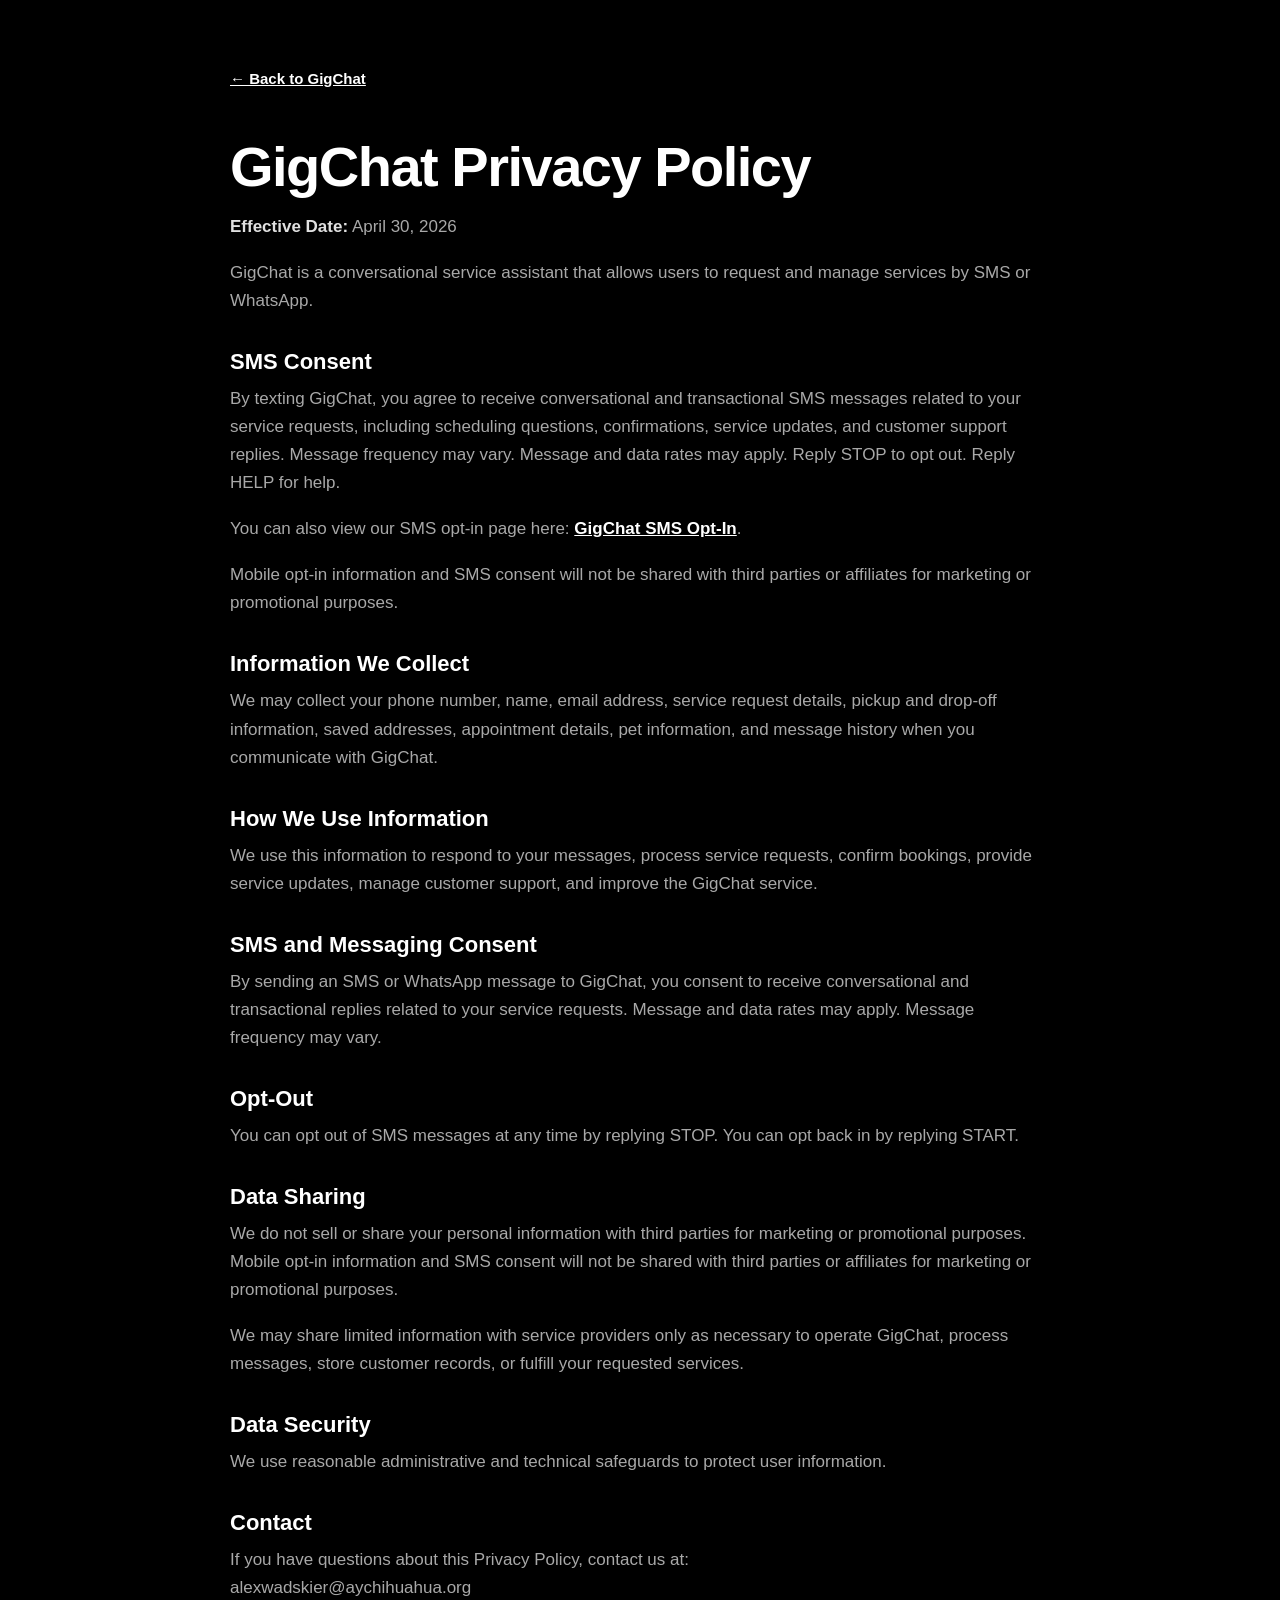
<file: privacy.html>
<!DOCTYPE html>
<html lang="en">
<head>
  <meta charset="UTF-8" />
  <meta name="viewport" content="width=device-width, initial-scale=1.0" />
  <title>GigChat Privacy Policy</title>
  <link rel="stylesheet" href="style.css" />
</head>
<body class="legal-page">

  <main class="legal-content">
    <a class="back-link" href="index.html">← Back to GigChat</a>

    <h1>GigChat Privacy Policy</h1>
    <p><strong>Effective Date:</strong> April 30, 2026</p>

    <p>
      GigChat is a conversational service assistant that allows users to request and manage services by SMS or WhatsApp.
    </p>

    <h2>SMS Consent</h2>
    <p>
      By texting GigChat, you agree to receive conversational and transactional SMS messages related to your service requests,
      including scheduling questions, confirmations, service updates, and customer support replies.
      Message frequency may vary. Message and data rates may apply. Reply STOP to opt out. Reply HELP for help.
    </p>

    <p>
      You can also view our SMS opt-in page here:
      <a href="sms-opt-in.html">GigChat SMS Opt-In</a>.
    </p>

    <p>
      Mobile opt-in information and SMS consent will not be shared with third parties or affiliates for marketing or promotional purposes.
    </p>

    <h2>Information We Collect</h2>
    <p>
      We may collect your phone number, name, email address, service request details, pickup and drop-off information,
      saved addresses, appointment details, pet information, and message history when you communicate with GigChat.
    </p>

    <h2>How We Use Information</h2>
    <p>
      We use this information to respond to your messages, process service requests, confirm bookings,
      provide service updates, manage customer support, and improve the GigChat service.
    </p>

    <h2>SMS and Messaging Consent</h2>
    <p>
      By sending an SMS or WhatsApp message to GigChat, you consent to receive conversational and transactional replies
      related to your service requests. Message and data rates may apply. Message frequency may vary.
    </p>

    <h2>Opt-Out</h2>
    <p>
      You can opt out of SMS messages at any time by replying STOP. You can opt back in by replying START.
    </p>

    <h2>Data Sharing</h2>
    <p>
      We do not sell or share your personal information with third parties for marketing or promotional purposes.
      Mobile opt-in information and SMS consent will not be shared with third parties or affiliates for marketing or promotional purposes.
    </p>

    <p>
      We may share limited information with service providers only as necessary to operate GigChat,
      process messages, store customer records, or fulfill your requested services.
    </p>

    <h2>Data Security</h2>
    <p>
      We use reasonable administrative and technical safeguards to protect user information.
    </p>

    <h2>Contact</h2>
    <p>
      If you have questions about this Privacy Policy, contact us at:
      <br />
      alexwadskier@aychihuahua.org
    </p>
  </main>

</body>
</html>
</file>
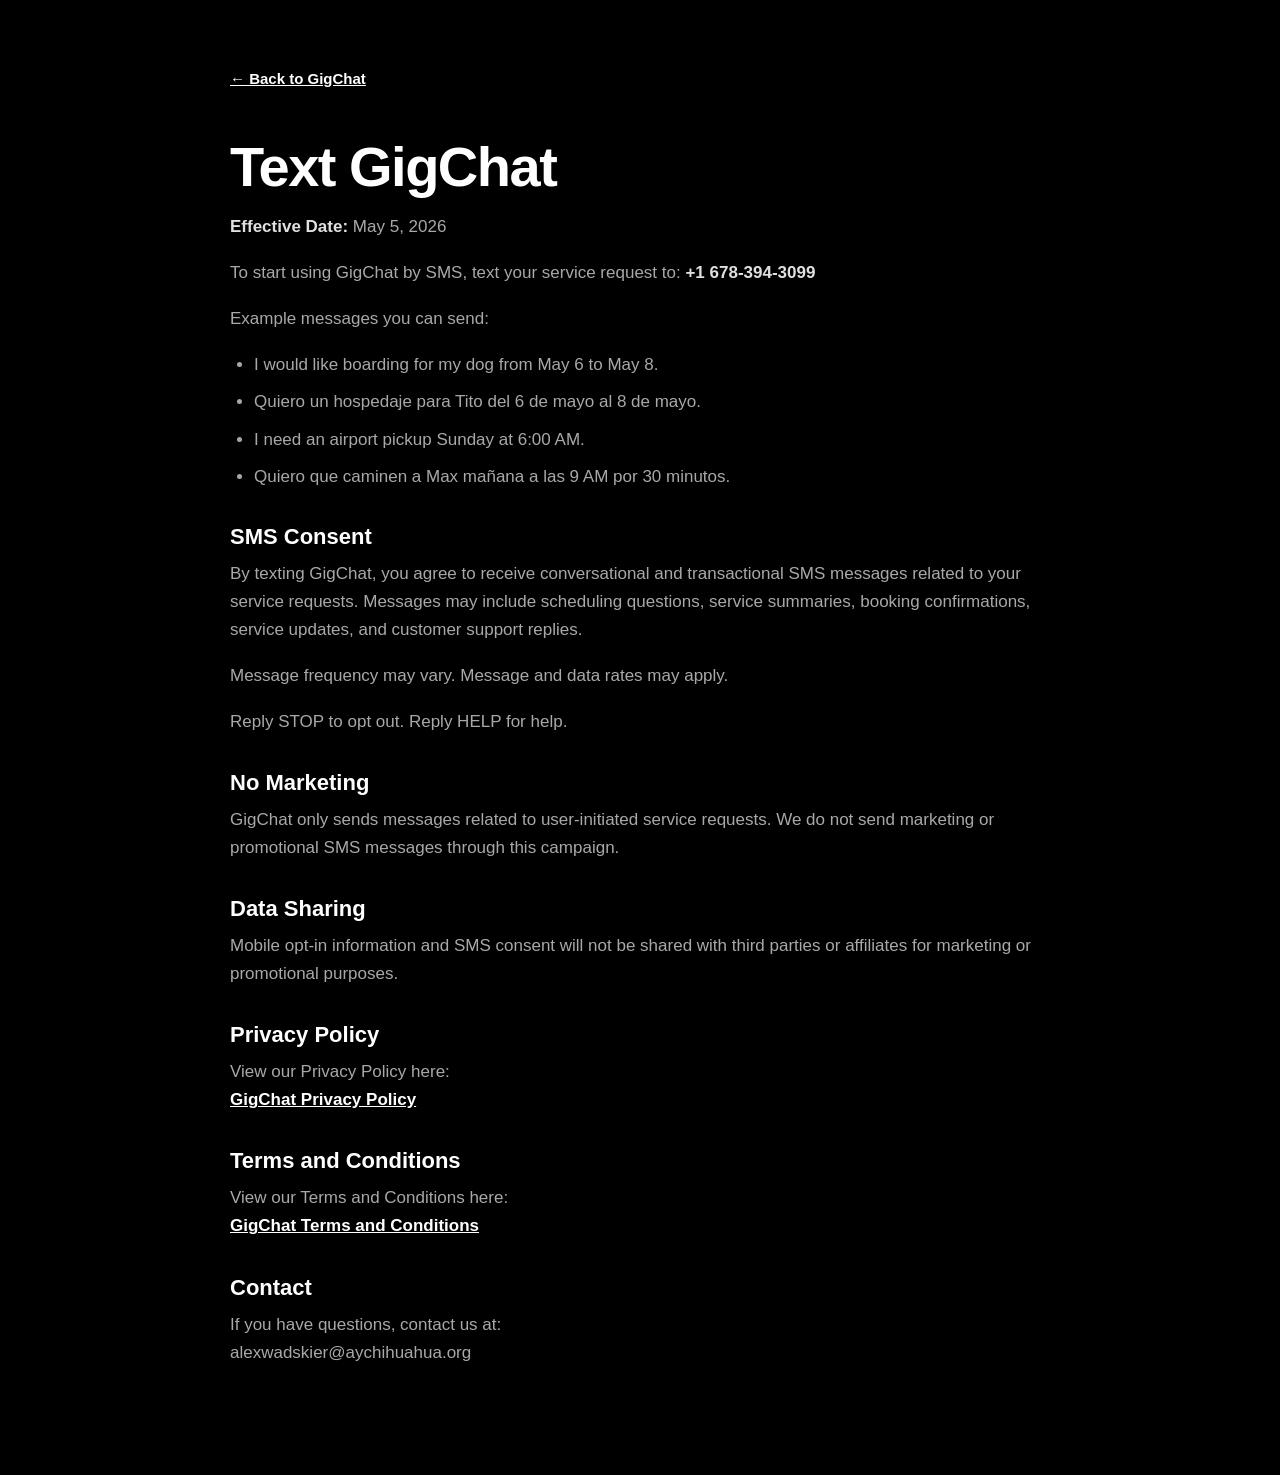
<file: sms-opt-in.html>
<!DOCTYPE html>
<html lang="en">
<head>
  <meta charset="UTF-8" />
  <meta name="viewport" content="width=device-width, initial-scale=1.0" />
  <title>GigChat SMS Opt-In</title>
  <link rel="stylesheet" href="style.css" />
</head>
<body class="legal-page">

  <main class="legal-content">
    <a class="back-link" href="index.html">← Back to GigChat</a>

    <h1>Text GigChat</h1>
    <p><strong>Effective Date:</strong> May 5, 2026</p>

    <p>
      To start using GigChat by SMS, text your service request to:
      <strong>+1 678-394-3099</strong>
    </p>

    <p>
      Example messages you can send:
    </p>

    <ul>
      <li>I would like boarding for my dog from May 6 to May 8.</li>
      <li>Quiero un hospedaje para Tito del 6 de mayo al 8 de mayo.</li>
      <li>I need an airport pickup Sunday at 6:00 AM.</li>
      <li>Quiero que caminen a Max mañana a las 9 AM por 30 minutos.</li>
    </ul>

    <h2>SMS Consent</h2>
    <p>
      By texting GigChat, you agree to receive conversational and transactional SMS messages related to your service requests.
      Messages may include scheduling questions, service summaries, booking confirmations, service updates, and customer support replies.
    </p>

    <p>
      Message frequency may vary. Message and data rates may apply.
    </p>

    <p>
      Reply STOP to opt out. Reply HELP for help.
    </p>

    <h2>No Marketing</h2>
    <p>
      GigChat only sends messages related to user-initiated service requests.
      We do not send marketing or promotional SMS messages through this campaign.
    </p>

    <h2>Data Sharing</h2>
    <p>
      Mobile opt-in information and SMS consent will not be shared with third parties or affiliates for marketing or promotional purposes.
    </p>

    <h2>Privacy Policy</h2>
    <p>
      View our Privacy Policy here:
      <br />
      <a href="privacy.html">GigChat Privacy Policy</a>
    </p>

    <h2>Terms and Conditions</h2>
    <p>
      View our Terms and Conditions here:
      <br />
      <a href="terms.html">GigChat Terms and Conditions</a>
    </p>

    <h2>Contact</h2>
    <p>
      If you have questions, contact us at:
      <br />
      alexwadskier@aychihuahua.org
    </p>
  </main>

</body>
</html>
</file>
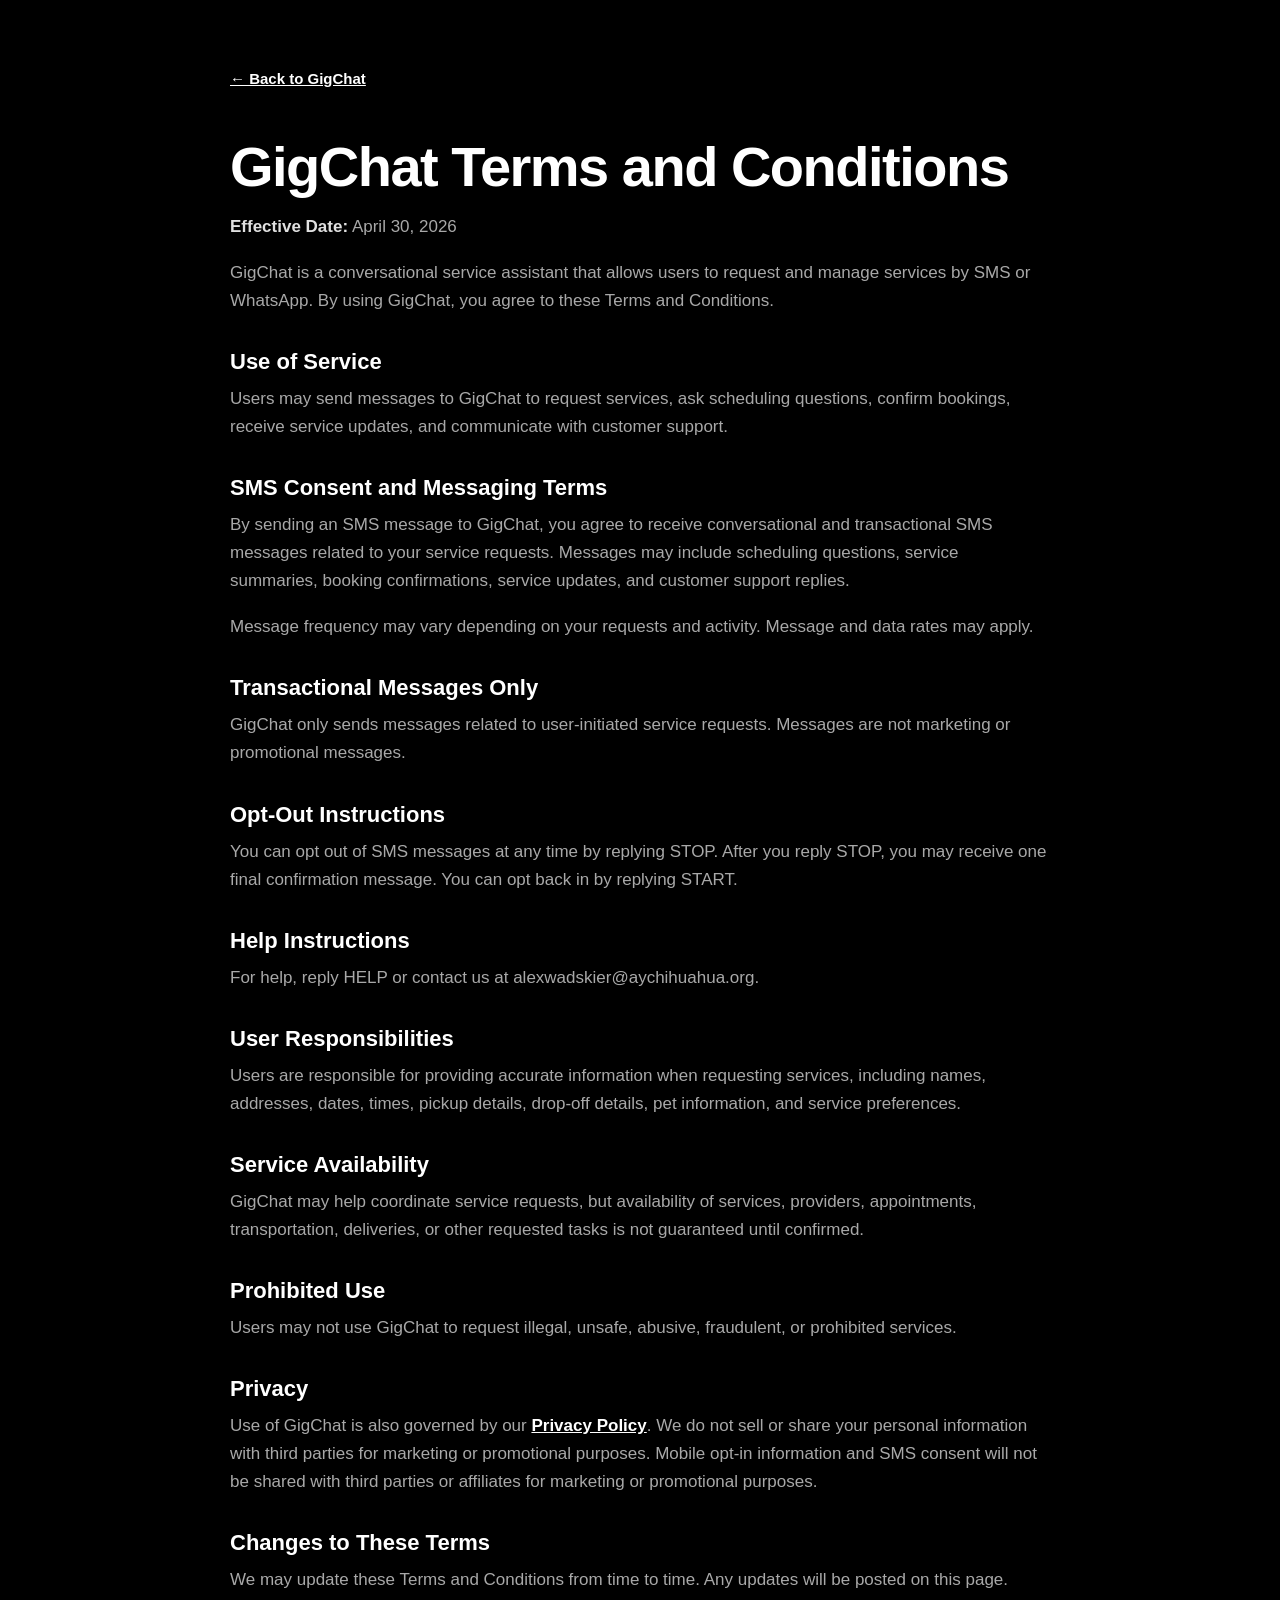
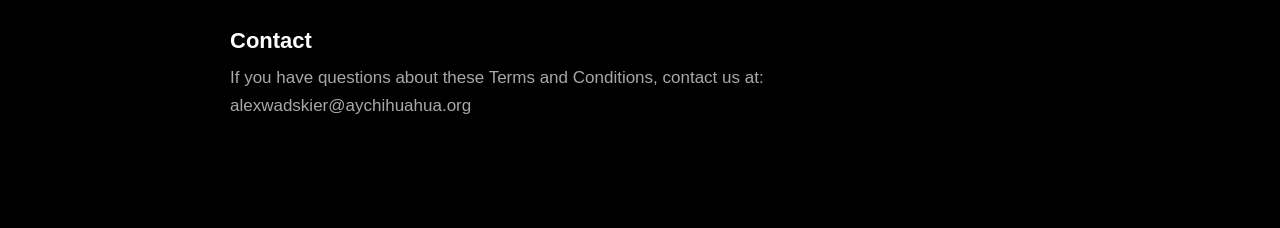
<file: terms.html>
<!DOCTYPE html>
<html lang="en">
<head>
  <meta charset="UTF-8" />
  <meta name="viewport" content="width=device-width, initial-scale=1.0" />
  <title>GigChat Terms and Conditions</title>
  <link rel="stylesheet" href="style.css" />
</head>
<body class="legal-page">

  <main class="legal-content">
    <a class="back-link" href="index.html">← Back to GigChat</a>

    <h1>GigChat Terms and Conditions</h1>
    <p><strong>Effective Date:</strong> April 30, 2026</p>

    <p>
      GigChat is a conversational service assistant that allows users to request and manage services by SMS or WhatsApp.
      By using GigChat, you agree to these Terms and Conditions.
    </p>

    <h2>Use of Service</h2>
    <p>
      Users may send messages to GigChat to request services, ask scheduling questions, confirm bookings, receive service updates,
      and communicate with customer support.
    </p>

    <h2>SMS Consent and Messaging Terms</h2>
    <p>
      By sending an SMS message to GigChat, you agree to receive conversational and transactional SMS messages related to your service requests.
      Messages may include scheduling questions, service summaries, booking confirmations, service updates, and customer support replies.
    </p>

    <p>
      Message frequency may vary depending on your requests and activity. Message and data rates may apply.
    </p>

    <h2>Transactional Messages Only</h2>
    <p>
      GigChat only sends messages related to user-initiated service requests. Messages are not marketing or promotional messages.
    </p>

    <h2>Opt-Out Instructions</h2>
    <p>
      You can opt out of SMS messages at any time by replying STOP. After you reply STOP, you may receive one final confirmation message.
      You can opt back in by replying START.
    </p>

    <h2>Help Instructions</h2>
    <p>
      For help, reply HELP or contact us at alexwadskier@aychihuahua.org.
    </p>

    <h2>User Responsibilities</h2>
    <p>
      Users are responsible for providing accurate information when requesting services, including names, addresses, dates, times,
      pickup details, drop-off details, pet information, and service preferences.
    </p>

    <h2>Service Availability</h2>
    <p>
      GigChat may help coordinate service requests, but availability of services, providers, appointments, transportation, deliveries,
      or other requested tasks is not guaranteed until confirmed.
    </p>

    <h2>Prohibited Use</h2>
    <p>
      Users may not use GigChat to request illegal, unsafe, abusive, fraudulent, or prohibited services.
    </p>

    <h2>Privacy</h2>
    <p>
      Use of GigChat is also governed by our <a href="privacy.html">Privacy Policy</a>. We do not sell or share your personal information with third parties
      for marketing or promotional purposes. Mobile opt-in information and SMS consent will not be shared with third parties or
      affiliates for marketing or promotional purposes.
    </p>

    <h2>Changes to These Terms</h2>
    <p>
      We may update these Terms and Conditions from time to time. Any updates will be posted on this page.
    </p>

    <h2>Contact</h2>
    <p>
      If you have questions about these Terms and Conditions, contact us at:
      <br />
      alexwadskier@aychihuahua.org
    </p>
  </main>

</body>
</html>
</file>
<file: style.css>
* {
  box-sizing: border-box;
}

html,
body {
  margin: 0;
  padding: 0;
  background: #000000;
  color: white;
  font-family: Arial, Helvetica, sans-serif;
}

.hero {
  min-height: 100vh;
  background: #000000;
  display: flex;
  flex-direction: column;
  align-items: center;
  justify-content: flex-start;
  padding: 38px 20px 80px;
  text-align: center;
  overflow: hidden;
}

.hero-video {
  width: 560px;
  max-width: 90vw;
  height: auto;
  display: block;
  margin: 0 auto 28px auto;
  mix-blend-mode: screen;
  filter: brightness(1.2) contrast(1.15);
  -webkit-mask-image: radial-gradient(
  ellipse at center,
  black 45%,
  rgba(0, 0, 0, 0.55) 60%,
  transparent 74%
);
mask-image: radial-gradient(
  ellipse at center,
  black 45%,
  rgba(0, 0, 0, 0.55) 60%,
  transparent 74%
);
}

.request-bar {
  width: min(680px, 84vw);
  height: 60px;
  background: #111111;
  border: 1px solid rgba(255, 255, 255, 0.12);
  border-radius: 999px;
  display: flex;
  align-items: center;
  gap: 14px;
  padding: 0 12px 0 24px;
  margin: 10px auto 38px;
  box-shadow: 0 0 40px rgba(255, 20, 147, 0.12);
  position: relative;
  z-index: 5;
}

.plus-icon {
  font-size: 30px;
  line-height: 1;
  color: #ffffff;
  font-weight: 300;
}

.request-bar input {
  flex: 1;
  background: transparent;
  border: none;
  outline: none;
  color: #ffffff;
  font-size: 20px;
  font-weight: 400;
}

.request-bar input::placeholder {
  color: rgba(255, 255, 255, 0.55);
}

.request-status {
  min-height: 22px;
  margin: -22px 0 28px;
  font-size: 15px;
  line-height: 1.4;
  color: rgba(255, 255, 255, 0.62);
  text-align: center;
}

.channel-choice {
  display: flex;
  justify-content: center;
  gap: 12px;
  margin: -12px 0 28px;
  transform: translateY(28px);
}

.channel-choice[hidden] {
  display: none;
}

.channel-choice button {
  background: rgba(255, 255, 255, 0.08);
  color: rgba(255, 255, 255, 0.82);
  border: 1px solid rgba(255, 255, 255, 0.14);
  border-radius: 999px;
  padding: 12px 22px;
  font-size: 15px;
  font-weight: 700;
  cursor: pointer;
}

.channel-choice button:hover {
  background: rgba(255, 20, 147, 0.18);
  border-color: rgba(255, 20, 147, 0.45);
  color: #ffffff;
}

.voice-button {
  width: 46px;
  height: 46px;
  border-radius: 999px;
  border: none;
  background: #ffffff;
  color: #000000;
  font-size: 22px;
  font-weight: 800;
  cursor: pointer;
}

.bottom-copy {
  margin-top: 0;
  text-align: center;
  color: white;
  position: relative;
  z-index: 2;
  max-width: 820px;
  padding: 0 20px;
}

.quote {
  margin: 0 0 12px;
  font-size: 18px;
  line-height: 1.4;
  font-weight: 700;
  font-style: italic;
  color: rgba(255, 255, 255, 0.82);
}

.terms {
  margin: 0 0 10px;
  font-size: 15px;
  line-height: 1.4;
  color: rgba(255, 255, 255, 0.55);
  letter-spacing: 0.3px;
}

.terms a {
  color: #ffffff;
  font-weight: 700;
  text-decoration: underline;
}

.copyright {
  margin: 0;
  font-size: 12px;
  line-height: 1.4;
  color: rgba(255, 255, 255, 0.55);
  letter-spacing: 0.3px;
}

@media (max-width: 600px) {
  .hero {
    min-height: 100svh;
    padding: 115px 16px 34px;
    justify-content: flex-start;
    overflow: hidden;
  }

  .hero-video {
    width: min(78vw, 320px);
    max-width: none;
    margin: 55px auto 0;
    position: relative;
    left: auto;
    transform: none;
  }

  .request-bar {
    width: calc(100vw - 32px);
    height: 58px;
    margin: auto auto 22px;
    padding: 0 10px 0 18px;
  }

.channel-choice[hidden] {
    display: flex;
    visibility: hidden;
    pointer-events: none;
  }

.request-status {
    margin: -10px 0 0;
  }

.request-bar {
  transition: box-shadow 0.25s ease, border-color 0.25s ease, transform 0.25s ease;
}

.request-bar.is-thinking {
  border-color: rgba(255, 20, 147, 0.55);
  box-shadow:
    0 0 35px rgba(255, 20, 147, 0.22),
    0 0 90px rgba(255, 20, 147, 0.12);
  transform: scale(1.01);
}

.request-status.thinking::after {
  content: "";
  animation: dots 1.2s infinite;
}

@keyframes dots {
  0% {
    content: "";
  }
  33% {
    content: ".";
  }
  66% {
    content: "..";
  }
  100% {
    content: "...";
  }
}

  .request-bar input {
    font-size: 16px;
  }

  .plus-icon {
    font-size: 26px;
  }

  .voice-button {
    width: 42px;
    height: 42px;
    font-size: 19px;
  }

  .bottom-copy {
    margin-top: 14px;
    max-width: 390px;
    padding: 0 10px;
  }

  .quote {
    display: none;
  }

  .terms {
  max-width: 360px;
  margin: 0 auto 10px;
  font-size: 12px;
  line-height: 1.4;
  letter-spacing: 0;
  white-space: normal;
  text-align: center;
}

.terms a {
  white-space: nowrap;
}

  .copyright {
    font-size: 12px;
    line-height: 1.35;
    letter-spacing: 0.2px;
  }
}

@media (min-width: 1600px) {
  .hero {
    padding-top: 90px;
  }

  .hero-video {
    width: 680px;
    margin-bottom: 32px;
  }

  .request-bar {
    width: min(780px, 84vw);
    height: 68px;
    margin: 16px auto 42px;
  }

  .bottom-copy {
    max-width: 900px;
  }
}

.legal-page {
  background: #000000;
  color: rgba(255, 255, 255, 0.82);
  font-family: Arial, Helvetica, sans-serif;
}

.legal-content {
  width: min(820px, calc(100vw - 36px));
  margin: 0 auto;
  padding: 70px 0 90px;
}

.legal-content h1 {
  margin: 32px 0 18px;
  font-size: clamp(34px, 5vw, 56px);
  line-height: 1;
  color: #ffffff;
  letter-spacing: -1.5px;
}

.legal-content h2 {
  margin: 34px 0 10px;
  font-size: 22px;
  color: #ffffff;
}

.legal-content p {
  margin: 0 0 18px;
  font-size: 17px;
  line-height: 1.65;
  color: rgba(255, 255, 255, 0.66);
}

.legal-content strong {
  color: rgba(255, 255, 255, 0.88);
}

.legal-content a {
  color: #ffffff;
  font-weight: 700;
  text-decoration: underline;
}

.back-link {
  display: inline-block;
  color: rgba(255, 255, 255, 0.65);
  text-decoration: none;
  font-size: 15px;
  margin-bottom: 20px;
}

.back-link:hover {
  color: #ffffff;
}

.legal-content ul {
  margin: 0 0 24px;
  padding-left: 24px;
  color: rgba(255, 255, 255, 0.66);
}

.legal-content li {
  margin-bottom: 10px;
  font-size: 17px;
  line-height: 1.6;
}

.language-toggle {
  position: fixed;
  top: 22px;
  right: 22px;
  z-index: 50;
  background: rgba(17, 17, 17, 0.72);
  color: rgba(255, 255, 255, 0.78);
  border: 1px solid rgba(255, 255, 255, 0.14);
  border-radius: 999px;
  padding: 10px 15px;
  font-size: 13px;
  font-weight: 800;
  letter-spacing: 0.5px;
  cursor: pointer;
  backdrop-filter: blur(12px);
}

.language-toggle:hover {
  color: #ffffff;
  border-color: rgba(255, 20, 147, 0.5);
  box-shadow: 0 0 28px rgba(255, 20, 147, 0.16);
}

@media (max-width: 600px) {
  .language-toggle {
    top: 16px;
    right: 16px;
    padding: 9px 13px;
    font-size: 12px;
  }
}

@media (max-width: 600px) {
  .bottom-copy {
    width: calc(100vw - 32px);
    max-width: 390px;
    margin-top: 14px;
    padding: 0 8px;
  }

  .terms {
    max-width: 360px;
    margin: 0 auto 10px;
    font-size: 12px;
    line-height: 1.4;
    letter-spacing: 0;
    white-space: normal;
    text-align: center;
  }

  .terms a {
    white-space: nowrap;
  }
}

/* Clean legal links layout */
.terms {
  margin: 0 0 10px;
  font-size: 15px;
  line-height: 1.45;
  color: rgba(255, 255, 255, 0.55);
  letter-spacing: 0.3px;
  text-align: center;
}

.terms-links {
  display: block;
  margin-top: 8px;
}

.terms-separator {
  margin: 0 8px;
  color: rgba(255, 255, 255, 0.35);
}

.terms a {
  color: #ffffff;
  font-weight: 700;
  text-decoration: underline;
  white-space: nowrap;
}

@media (max-width: 600px) {
  .terms {
    max-width: 340px;
    margin: 0 auto 10px;
    font-size: 12px;
    line-height: 1.45;
    letter-spacing: 0;
    white-space: normal;
    text-align: center;
  }

  .terms-links {
    display: block;
    margin-top: 10px;
  }

  .terms-separator {
    margin: 0 6px;
  }
}
</file>
